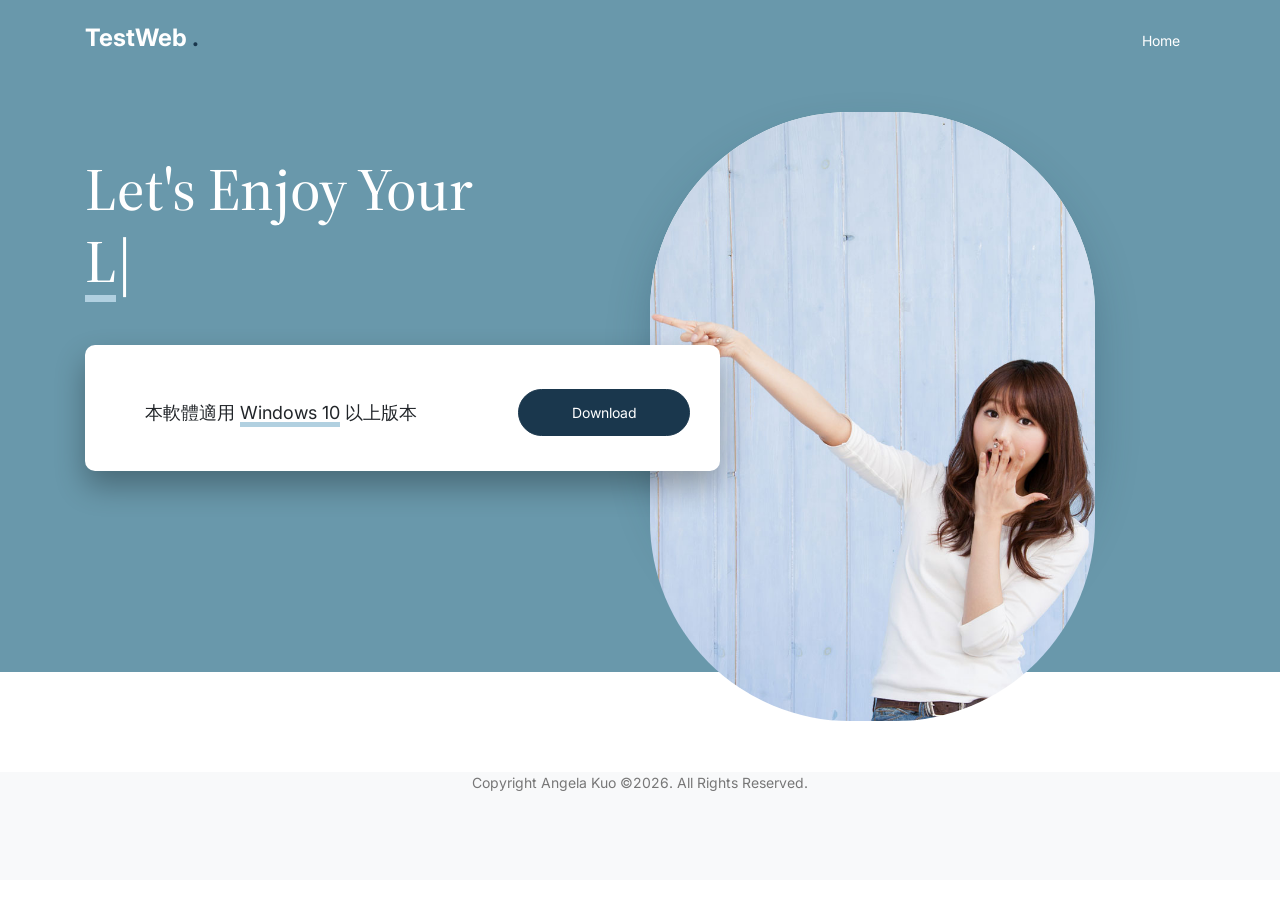
<file: index.html>
<!doctype html>
<html lang="zh-tw">
<head>
	<meta charset="utf-8">
	<meta name="viewport" content="width=device-width, initial-scale=1, shrink-to-fit=no">
	<meta name="author" content="Untree.co">
	<link rel="shortcut icon" href="favicon.png">

	<meta name="description" content="" />
	<meta name="keywords" content="bootstrap, bootstrap4" />

	<link rel="preconnect" href="https://fonts.googleapis.com">
	<link rel="preconnect" href="https://fonts.gstatic.com" crossorigin>
	<link href="https://fonts.googleapis.com/css2?family=Inter:wght@400;700&family=Source+Serif+Pro:wght@400;700&display=swap" rel="stylesheet">

	<link rel="stylesheet" href="css/bootstrap.min.css">
	<link rel="stylesheet" href="css/owl.carousel.min.css">
	<link rel="stylesheet" href="css/owl.theme.default.min.css">
	<link rel="stylesheet" href="css/jquery.fancybox.min.css">
	<link rel="stylesheet" href="fonts/icomoon/style.css">
	<link rel="stylesheet" href="fonts/flaticon/font/flaticon.css">
	<link rel="stylesheet" href="css/daterangepicker.css">
	<link rel="stylesheet" href="css/aos.css">
	<link rel="stylesheet" href="css/style.css">

	<title>Ang web </title>
</head>

<body>
	<div class="site-mobile-menu site-navbar-target">
		<div class="site-mobile-menu-header">
			<div class="site-mobile-menu-close">
				<span class="icofont-close js-menu-toggle"></span>
			</div>
		</div>
		<div class="site-mobile-menu-body"></div>
	</div>

	<nav class="site-nav">
		<div class="container">
			<div class="site-navigation">
				<a href="index.html" class="logo m-0">TestWeb <span class="text-primary">.</span></a>

				<ul class="js-clone-nav d-none d-lg-inline-block text-left site-menu float-right">
					<li class="active"><a href="index.html">Home</a></li>
					<!--
					<li class="has-children">
						<a href="#">Dropdown</a>
						<ul class="dropdown">
							<li><a href="elements.html">Elements</a></li>
							<li><a href="#">Menu One</a></li>
							<li class="has-children">
								<a href="#">Menu Two</a>
								<ul class="dropdown">
									<li><a href="#">Sub Menu One</a></li>
									<li><a href="#">Sub Menu Two</a></li>
									<li><a href="#">Sub Menu Three</a></li>
								</ul>
							</li>
							<li><a href="#">Menu Three</a></li>
						</ul>
					</li>
					
					<li><a href="services.html">Services</a></li>
					<li><a href="about.html">About</a></li>
					<li><a href="contact.html">Contact Us</a></li>
					-->
				</ul>

				<a href="#" class="burger ml-auto float-right site-menu-toggle js-menu-toggle d-inline-block d-lg-none light" data-toggle="collapse" data-target="#main-navbar">
					<span></span>
				</a>

			</div>
		</div>
	</nav>


	<div class="hero">
		<div class="container">
			<div class="row align-items-center">
				<div class="col-lg-7">
					<div class="intro-wrap">
						<h1 class="mb-5"><span class="d-block">Let's Enjoy Your</span> <span class="typed-words"></span></h1>

						<div class="row">
							<div class="col-12">
								<form class="form">
									<div class="row mb-2">
										<div class="col-sm-12 col-md-6 mb-3 mb-lg-0 col-lg-5">
										</div>
										<div class="col-sm-12 col-md-6 mb-3 mb-lg-0 col-lg-3">
										</div>

									</div>    
									<div class="row align-items-center">
										<div class="col-lg-8" style="cursor: default;">
											<label class="control control--checkbox mt-3" style="cursor: default;">
												本軟體適用 <span class="utext_1">Windows 10</span> 以上版本
											</label>
										</div>
										<div class="col-sm-12 col-md-6 mb-3 mb-lg-0 col-lg-4">
											<a  id="download_btn" class="btn btn-primary btn-block"  download>Download</a>														
										</div>
									</div>
								</form>
							</div>
						</div>
					</div>
				</div>
				<div class="col-lg-5">
					<div class="slides">
						<img src="images/hero-slider-1.jpg" alt="Image" class="img-fluid active">
						<img src="images/hero-slider-2.jpg" alt="Image" class="img-fluid">
						<img src="images/hero-slider-3.jpg" alt="Image" class="img-fluid">
						<img src="images/hero-slider-4.jpg" alt="Image" class="img-fluid">
						<img src="images/hero-slider-5.jpg" alt="Image" class="img-fluid">
						<img src="images/hero-slider-6.jpg" alt="Image" class="img-fluid">
					</div>
				</div>
			</div>
		</div>
	</div>

<!--
	<div class="untree_co-section">
		<div class="container">
			<div class="row justify-content-center text-center mb-5">
				<div class="col-lg-6">
					<h2 class="section-title text-center mb-3">Special Offers &amp; Discounts</h2>
					<p>Far far away, behind the word mountains, far from the countries Vokalia and Consonantia, there live the blind texts. Separated they live in Bookmarksgrove right at the coast of the Semantics, a large language ocean.</p>
				</div>
			</div>
			<div class="row">
				<div class="col-6 col-sm-6 col-md-6 col-lg-3 mb-4 mb-lg-0">
					<div class="media-1">
						<a href="#" class="d-block mb-3"><img src="images/hero-slider-1.jpg" alt="Image" class="img-fluid"></a>
						<span class="d-flex align-items-center loc mb-2">
							<span class="icon-room mr-3"></span>
							<span>Italy</span>
						</span>
						<div class="d-flex align-items-center">
							<div>
								<h3><a href="#">Rialto Mountains</a></h3>
								<div class="price ml-auto">
									<span>$520.00</span>
								</div>
							</div>
							
						</div>
						
					</div>
				</div>
				<div class="col-6 col-sm-6 col-md-6 col-lg-3 mb-4 mb-lg-0">
					<div class="media-1">
						<a href="#" class="d-block mb-3"><img src="images/hero-slider-2.jpg" alt="Image" class="img-fluid"></a>
						<span class="d-flex align-items-center loc mb-2">
							<span class="icon-room mr-3"></span>
							<span>United States</span>
						</span>
						<div class="d-flex align-items-center">
							<div>
								<h3><a href="#">San Francisco</a></h3>
								<div class="price ml-auto">
									<span>$520.00</span>
								</div>
							</div>
							
						</div>
						
					</div>
				</div>
				<div class="col-6 col-sm-6 col-md-6 col-lg-3 mb-4 mb-lg-0">
					<div class="media-1">
						<a href="#" class="d-block mb-3"><img src="images/hero-slider-3.jpg" alt="Image" class="img-fluid"></a>
						<span class="d-flex align-items-center loc mb-2">
							<span class="icon-room mr-3"></span>
							<span>Malaysia</span>
						</span>
						<div class="d-flex align-items-center">
							<div>
								<h3><a href="#">Perhentian Islands</a></h3>
								<div class="price ml-auto">
									<span>$750.00</span>
								</div>
							</div>
							
						</div>
						
					</div>
				</div>
				<div class="col-6 col-sm-6 col-md-6 col-lg-3 mb-4 mb-lg-0">
					<div class="media-1">
						<a href="#" class="d-block mb-3"><img src="images/hero-slider-4.jpg" alt="Image" class="img-fluid"></a>

						<span class="d-flex align-items-center loc mb-2">
							<span class="icon-room mr-3"></span>
							<span>Switzerland</span>
						</span>

						<div class="d-flex align-items-center">
							<div>
								<h3><a href="#">Lake Thun</a></h3>
								<div class="price ml-auto">
									<span>$520.00</span>
								</div>
							</div>
							
						</div>
						
					</div>
				</div>
			</div>
		</div>
	</div>

	<div class="untree_co-section">
		<div class="container">
			<div class="row justify-content-between align-items-center">
				
				<div class="col-lg-6">
					<figure class="img-play-video">
						<a id="play-video" class="video-play-button" href="https://www.youtube.com/watch?v=mwtbEGNABWU" data-fancybox>
							<span></span>
						</a>
						<img src="images/hero-slider-2.jpg" alt="Image" class="img-fluid rounded-20">
					</figure>
				</div>

				<div class="col-lg-5">
					<h2 class="section-title text-left mb-4">Take a look at Tour Video</h2>
					<p>Far far away, behind the word mountains, far from the countries Vokalia and Consonantia, there live the blind texts. Separated they live in Bookmarksgrove right at the coast of the Semantics, a large language ocean.</p>

					<p class="mb-4">A small river named Duden flows by their place and supplies it with the necessary regelialia. It is a paradisematic country, in which roasted parts of sentences fly into your mouth.</p>

					<ul class="list-unstyled two-col clearfix">
						<li>Outdoor recreation activities</li>
						<li>Airlines</li>
						<li>Car Rentals</li>
						<li>Cruise Lines</li>
						<li>Hotels</li>
						<li>Railways</li>
						<li>Travel Insurance</li>
						<li>Package Tours</li>
						<li>Insurance</li>
						<li>Guide Books</li>
					</ul>

					<p><a href="#" class="btn btn-primary">Get Started</a></p>

					
				</div>
			</div>
		</div>
	</div>
-->
	<div class="site-footer">
		<div class="inner dark">
			<div class="container">
				<div class="row text-center">
					<div class="col-md-8 mb-3 mb-md-0 mx-auto">
						<p>Copyright Angela Kuo &copy;<script>document.write(new Date().getFullYear());</script>. All Rights Reserved. 
						</p>
					</div>
					
				</div>
			</div>
		</div>
	</div>


	<div id="overlayer"></div>
	<div class="loader">
		<div class="spinner-border" role="status">
			<span class="sr-only">Loading...</span>
		</div>
	</div>

	<script src="js/jquery-3.4.1.min.js"></script>
	<script src="js/popper.min.js"></script>
	<script src="js/bootstrap.min.js"></script>
	<script src="js/owl.carousel.min.js"></script>
	<script src="js/jquery.animateNumber.min.js"></script>
	<script src="js/jquery.waypoints.min.js"></script>
	<script src="js/jquery.fancybox.min.js"></script>
	<script src="js/aos.js"></script>
	<script src="js/moment.min.js"></script>
	<script src="js/daterangepicker.js"></script>

	<script src="js/typed.js"></script>
	<script>
		$(function() {
			var slides = $('.slides'),
			images = slides.find('img');

			images.each(function(i) {
				$(this).attr('data-id', i + 1);
			})

			var typed = new Typed('.typed-words', {
				strings: ["Life.","Study Time."," Happy Time.", " Study Life.", " Life."," Learning Life."],
				typeSpeed: 80,
				backSpeed: 80,
				backDelay: 4000,
				startDelay: 1000,
				loop: true,
				showCursor: true,
				preStringTyped: (arrayPos, self) => {
					arrayPos++;
					//console.log(arrayPos);
					$('.slides img').removeClass('active');
					$('.slides img[data-id="'+arrayPos+'"]').addClass('active');
				}

			});
		})
	</script>

	<script src="js/custom.js"></script>
	<script src="js/sysver.js"></script>
</body>

</html>
</file>
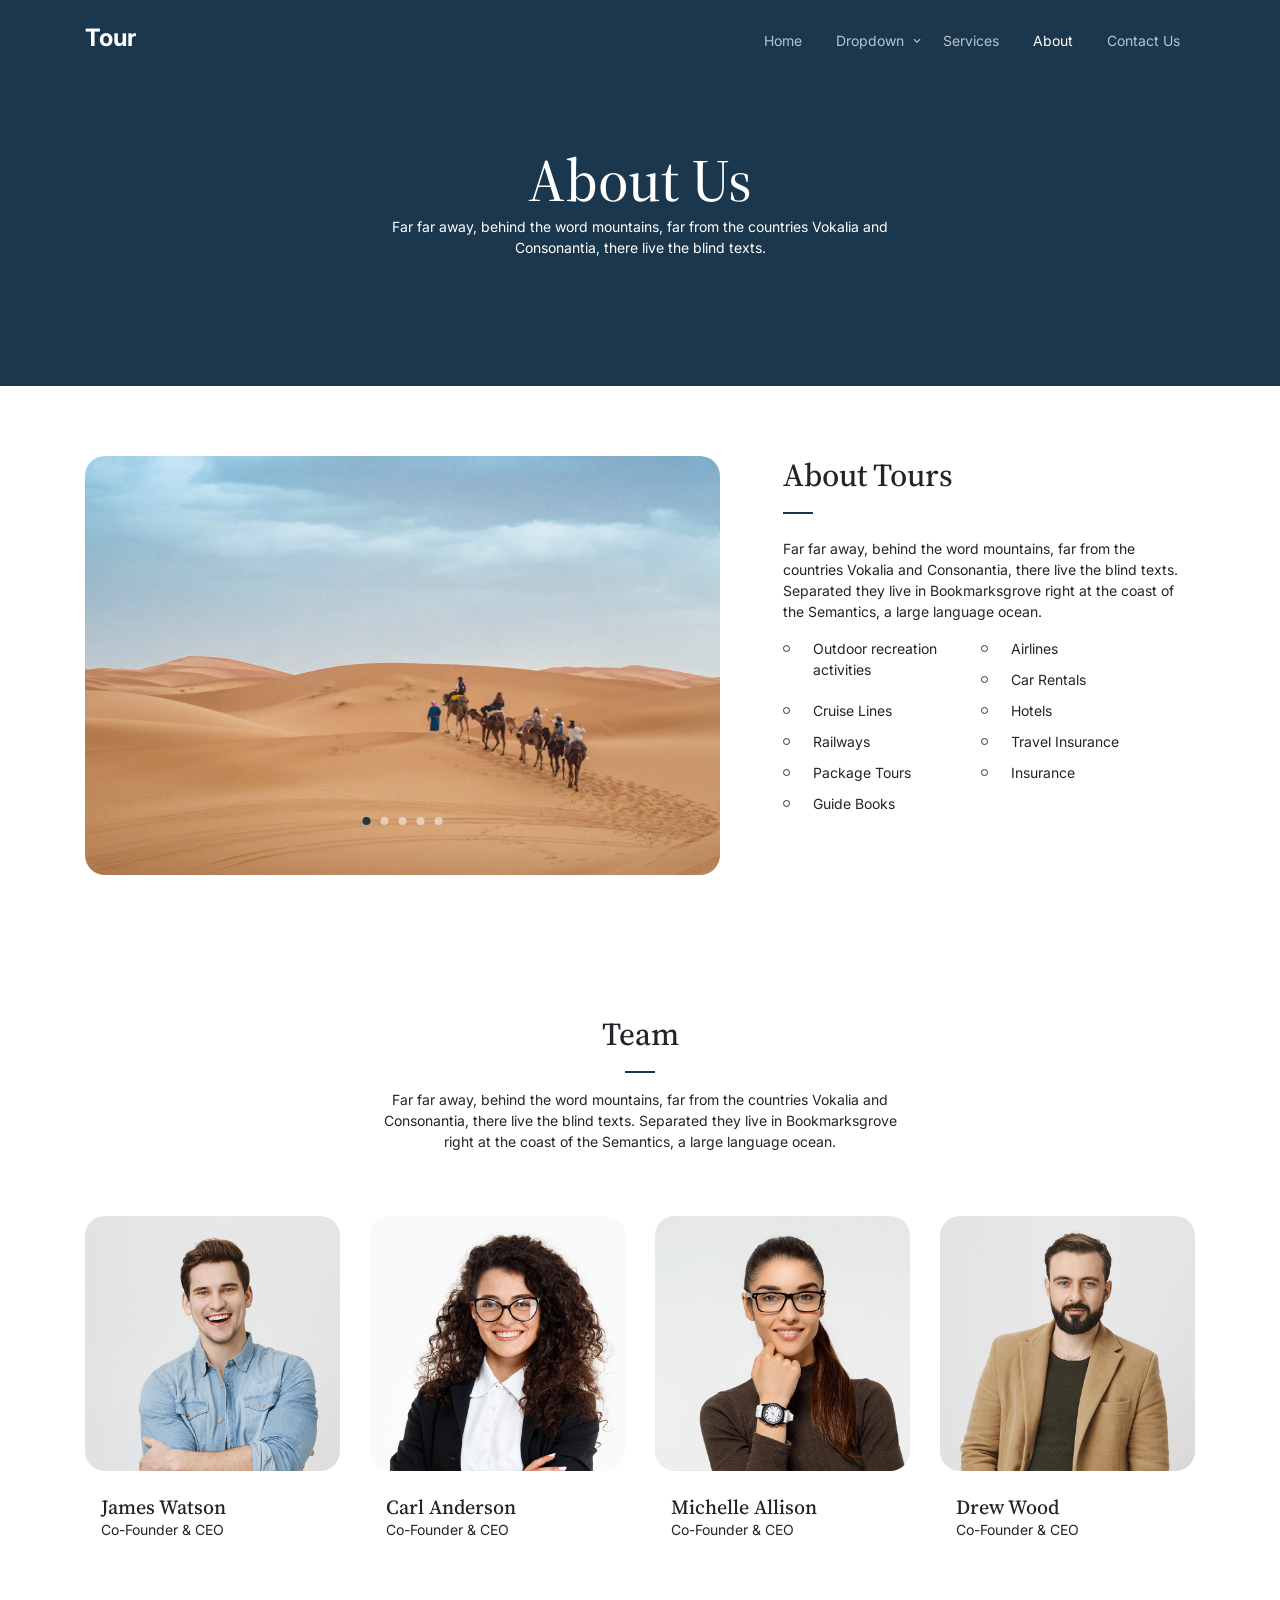
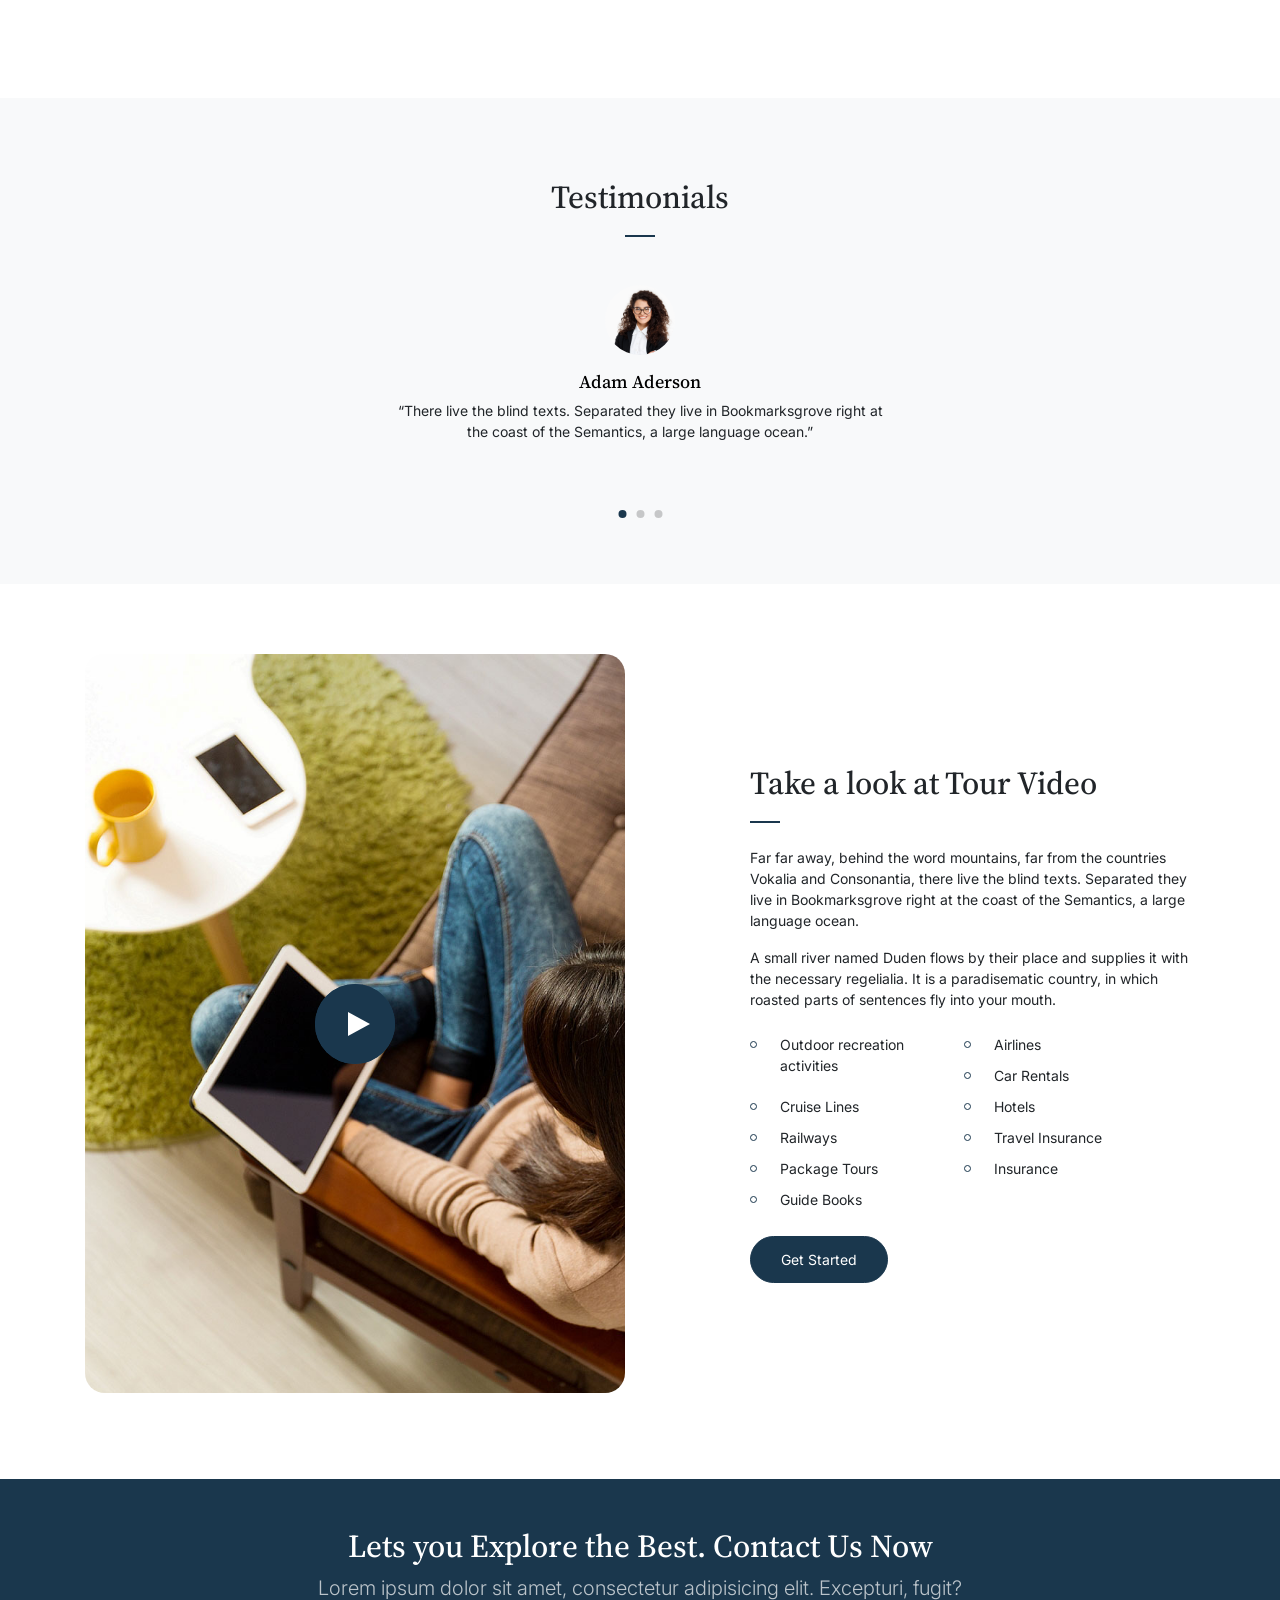
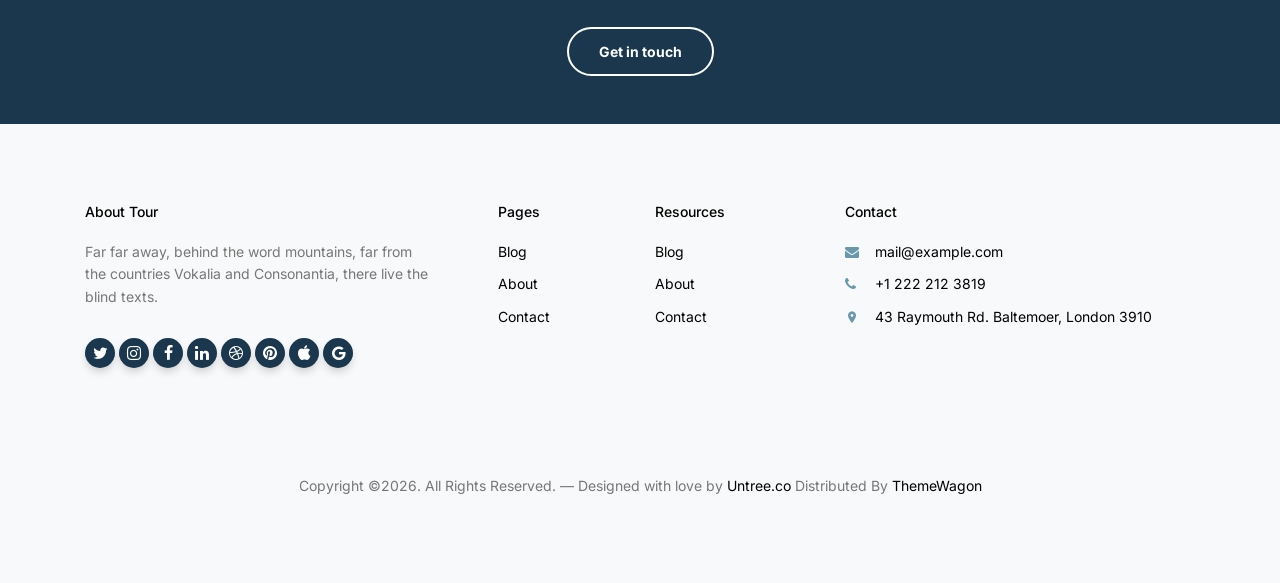
<file: about.html>
<!-- /*
* Template Name: Tour
* Template Author: Untree.co
* Tempalte URI: https://untree.co/
* License: https://creativecommons.org/licenses/by/3.0/
*/ -->
<!doctype html>
<html lang="en">
<head>
  <meta charset="utf-8">
  <meta name="viewport" content="width=device-width, initial-scale=1, shrink-to-fit=no">
  <meta name="author" content="Untree.co">
  <link rel="shortcut icon" href="favicon.png">

  <meta name="description" content="" />
  <meta name="keywords" content="bootstrap, bootstrap4" />

  <link rel="preconnect" href="https://fonts.googleapis.com">
  <link rel="preconnect" href="https://fonts.gstatic.com" crossorigin>
  <link href="https://fonts.googleapis.com/css2?family=Inter:wght@400;700&family=Source+Serif+Pro:wght@400;700&display=swap" rel="stylesheet">

  <link rel="stylesheet" href="css/bootstrap.min.css">
  <link rel="stylesheet" href="css/owl.carousel.min.css">
  <link rel="stylesheet" href="css/owl.theme.default.min.css">
  <link rel="stylesheet" href="css/jquery.fancybox.min.css">
  <link rel="stylesheet" href="fonts/icomoon/style.css">
  <link rel="stylesheet" href="fonts/flaticon/font/flaticon.css">
  <link rel="stylesheet" href="css/daterangepicker.css">
  <link rel="stylesheet" href="css/aos.css">
  <link rel="stylesheet" href="css/style.css">

  <title>Tour Free Bootstrap Template for Travel Agency by Untree.co</title>
</head>

<body>


  <div class="site-mobile-menu site-navbar-target">
    <div class="site-mobile-menu-header">
      <div class="site-mobile-menu-close">
        <span class="icofont-close js-menu-toggle"></span>
      </div>
    </div>
    <div class="site-mobile-menu-body"></div>
  </div>

  <nav class="site-nav">
    <div class="container">
      <div class="site-navigation">
        <a href="index.html" class="logo m-0">Tour <span class="text-primary">.</span></a>

        <ul class="js-clone-nav d-none d-lg-inline-block text-left site-menu float-right">
          <li><a href="index.html">Home</a></li>
          <li class="has-children">
            <a href="#">Dropdown</a>
            <ul class="dropdown">
              <li><a href="elements.html">Elements</a></li>
              <li><a href="#">Menu One</a></li>
              <li class="has-children">
                <a href="#">Menu Two</a>
                <ul class="dropdown">
                  <li><a href="#">Sub Menu One</a></li>
                  <li><a href="#">Sub Menu Two</a></li>
                  <li><a href="#">Sub Menu Three</a></li>
                </ul>
              </li>
              <li><a href="#">Menu Three</a></li>
            </ul>
          </li>
          <li><a href="services.html">Services</a></li>
          <li class="active"><a href="about.html">About</a></li>
          <li><a href="contact.html">Contact Us</a></li>
        </ul>

        <a href="#" class="burger ml-auto float-right site-menu-toggle js-menu-toggle d-inline-block d-lg-none light" data-toggle="collapse" data-target="#main-navbar">
          <span></span>
        </a>

      </div>
    </div>
  </nav>


  <div class="hero hero-inner">
    <div class="container">
      <div class="row align-items-center">
        <div class="col-lg-6 mx-auto text-center">
          <div class="intro-wrap">
            <h1 class="mb-0">About Us</h1>
            <p class="text-white">Far far away, behind the word mountains, far from the countries Vokalia and Consonantia, there live the blind texts. </p>
          </div>
        </div>
      </div>
    </div>
  </div>

  
  
  <div class="untree_co-section">
    <div class="container">
      <div class="row">
        <div class="col-lg-7">
          <div class="owl-single dots-absolute owl-carousel">
            <img src="images/slider-1.jpg" alt="Free HTML Template by Untree.co" class="img-fluid rounded-20">
            <img src="images/slider-2.jpg" alt="Free HTML Template by Untree.co" class="img-fluid rounded-20">
            <img src="images/slider-3.jpg" alt="Free HTML Template by Untree.co" class="img-fluid rounded-20">
            <img src="images/slider-4.jpg" alt="Free HTML Template by Untree.co" class="img-fluid rounded-20">
            <img src="images/slider-5.jpg" alt="Free HTML Template by Untree.co" class="img-fluid rounded-20">
          </div>
        </div>
        <div class="col-lg-5 pl-lg-5 ml-auto">
          <h2 class="section-title mb-4">About Tours</h2>
          <p>Far far away, behind the word mountains, far from the countries Vokalia and Consonantia, there live the blind texts. Separated they live in Bookmarksgrove right at the coast of the Semantics, a large language ocean.</p>
          <ul class="list-unstyled two-col clearfix">
            <li>Outdoor recreation activities</li>
            <li>Airlines</li>
            <li>Car Rentals</li>
            <li>Cruise Lines</li>
            <li>Hotels</li>
            <li>Railways</li>
            <li>Travel Insurance</li>
            <li>Package Tours</li>
            <li>Insurance</li>
            <li>Guide Books</li>
          </ul>
        </div>
      </div>
    </div>
  </div>

  <div class="untree_co-section">
    <div class="container">
      <div class="row justify-content-center mb-5">
        <div class="col-md-6 text-center">
          <h2 class="section-title mb-3 text-center">Team</h2>
          <p>Far far away, behind the word mountains, far from the countries Vokalia and Consonantia, there live the blind texts. Separated they live in Bookmarksgrove right at the coast of the Semantics, a large language ocean.</p>
        </div>
      </div>

      <div class="row">
        <div class="col-lg-3 mb-4">
          <div class="team">
            <img src="images/person_1.jpg" alt="Image" class="img-fluid mb-4 rounded-20">
            <div class="px-3">
              <h3 class="mb-0">James Watson</h3>
              <p>Co-Founder &amp; CEO</p>
            </div>
          </div>
        </div>
        <div class="col-lg-3 mb-4">
          <div class="team">
            <img src="images/person_2.jpg" alt="Image" class="img-fluid mb-4 rounded-20">
            <div class="px-3">
              <h3 class="mb-0">Carl Anderson</h3>
              <p>Co-Founder &amp; CEO</p>
            </div>
          </div>
        </div>

        <div class="col-lg-3 mb-4">
          <div class="team">
            <img src="images/person_4.jpg" alt="Image" class="img-fluid mb-4 rounded-20">
            <div class="px-3">
              <h3 class="mb-0">Michelle Allison</h3>
              <p>Co-Founder &amp; CEO</p>
            </div>
          </div>
        </div>
        <div class="col-lg-3 mb-4">
          <div class="team">
            <img src="images/person_3.jpg" alt="Image" class="img-fluid mb-4 rounded-20">
            <div class="px-3">
              <h3 class="mb-0">Drew Wood</h3>
              <p>Co-Founder &amp; CEO</p>
            </div>
          </div>
        </div>

      </div>

    </div>
  </div>


  

  <div class="untree_co-section testimonial-section mt-5">
    <div class="container">
      <div class="row justify-content-center">
        <div class="col-lg-7 text-center">
          <h2 class="section-title text-center mb-5">Testimonials</h2>

          <div class="owl-single owl-carousel no-nav">
            <div class="testimonial mx-auto">
              <figure class="img-wrap">
                <img src="images/person_2.jpg" alt="Image" class="img-fluid">
              </figure>
              <h3 class="name">Adam Aderson</h3>
              <blockquote>
                <p>&ldquo;There live the blind texts. Separated they live in Bookmarksgrove right at the coast of the Semantics, a large language ocean.&rdquo;</p>
              </blockquote>
            </div>

            <div class="testimonial mx-auto">
              <figure class="img-wrap">
                <img src="images/person_3.jpg" alt="Image" class="img-fluid">
              </figure>
              <h3 class="name">Lukas Devlin</h3>
              <blockquote>
                <p>&ldquo;There live the blind texts. Separated they live in Bookmarksgrove right at the coast of the Semantics, a large language ocean.&rdquo;</p>
              </blockquote>
            </div>

            <div class="testimonial mx-auto">
              <figure class="img-wrap">
                <img src="images/person_4.jpg" alt="Image" class="img-fluid">
              </figure>
              <h3 class="name">Kayla Bryant</h3>
              <blockquote>
                <p>&ldquo;There live the blind texts. Separated they live in Bookmarksgrove right at the coast of the Semantics, a large language ocean.&rdquo;</p>
              </blockquote>
            </div>

          </div>

        </div>
      </div>
    </div>
  </div>

  <div class="untree_co-section">
    <div class="container">
      <div class="row justify-content-between align-items-center">

        <div class="col-lg-6">
          <figure class="img-play-video">
            <a id="play-video" class="video-play-button" href="https://www.youtube.com/watch?v=mwtbEGNABWU" data-fancybox>
              <span></span>
            </a>
            <img src="images/hero-slider-2.jpg" alt="Image" class="img-fluid rounded-20">
          </figure>
        </div>

        <div class="col-lg-5">
          <h2 class="section-title text-left mb-4">Take a look at Tour Video</h2>
          <p>Far far away, behind the word mountains, far from the countries Vokalia and Consonantia, there live the blind texts. Separated they live in Bookmarksgrove right at the coast of the Semantics, a large language ocean.</p>

          <p class="mb-4">A small river named Duden flows by their place and supplies it with the necessary regelialia. It is a paradisematic country, in which roasted parts of sentences fly into your mouth.</p>

          <ul class="list-unstyled two-col clearfix">
            <li>Outdoor recreation activities</li>
            <li>Airlines</li>
            <li>Car Rentals</li>
            <li>Cruise Lines</li>
            <li>Hotels</li>
            <li>Railways</li>
            <li>Travel Insurance</li>
            <li>Package Tours</li>
            <li>Insurance</li>
            <li>Guide Books</li>
          </ul>

          <p><a href="#" class="btn btn-primary">Get Started</a></p>

          
        </div>
      </div>
    </div>
  </div>
  
  <div class="py-5 cta-section">
    <div class="container">
      <div class="row text-center">
        <div class="col-md-12">
          <h2 class="mb-2 text-white">Lets you Explore the Best. Contact Us Now</h2>
          <p class="mb-4 lead text-white text-white-opacity">Lorem ipsum dolor sit amet, consectetur adipisicing elit. Excepturi, fugit?</p>
          <p class="mb-0"><a href="booking.html" class="btn btn-outline-white text-white btn-md font-weight-bold">Get in touch</a></p>
        </div>
      </div>
    </div>
  </div>

  <div class="site-footer">
    <div class="inner first">
      <div class="container">
        <div class="row">
          <div class="col-md-6 col-lg-4">
            <div class="widget">
              <h3 class="heading">About Tour</h3>
              <p>Far far away, behind the word mountains, far from the countries Vokalia and Consonantia, there live the blind texts.</p>
            </div>
            <div class="widget">
              <ul class="list-unstyled social">
                <li><a href="#"><span class="icon-twitter"></span></a></li>
                <li><a href="#"><span class="icon-instagram"></span></a></li>
                <li><a href="#"><span class="icon-facebook"></span></a></li>
                <li><a href="#"><span class="icon-linkedin"></span></a></li>
                <li><a href="#"><span class="icon-dribbble"></span></a></li>
                <li><a href="#"><span class="icon-pinterest"></span></a></li>
                <li><a href="#"><span class="icon-apple"></span></a></li>
                <li><a href="#"><span class="icon-google"></span></a></li>
              </ul>
            </div>
          </div>
          <div class="col-md-6 col-lg-2 pl-lg-5">
            <div class="widget">
              <h3 class="heading">Pages</h3>
              <ul class="links list-unstyled">
                <li><a href="#">Blog</a></li>
                <li><a href="#">About</a></li>
                <li><a href="#">Contact</a></li>
              </ul>
            </div>
          </div>
          <div class="col-md-6 col-lg-2">
            <div class="widget">
              <h3 class="heading">Resources</h3>
              <ul class="links list-unstyled">
                <li><a href="#">Blog</a></li>
                <li><a href="#">About</a></li>
                <li><a href="#">Contact</a></li>
              </ul>
            </div>
          </div>
          <div class="col-md-6 col-lg-4">
            <div class="widget">
              <h3 class="heading">Contact</h3>
              <ul class="list-unstyled quick-info links">
                <li class="email"><a href="#">mail@example.com</a></li>
                <li class="phone"><a href="#">+1 222 212 3819</a></li>
                <li class="address"><a href="#">43 Raymouth Rd. Baltemoer, London 3910</a></li>
              </ul>
            </div>
          </div>
        </div>
      </div>
    </div>



    <div class="inner dark">
      <div class="container">
        <div class="row text-center">
          <div class="col-md-8 mb-3 mb-md-0 mx-auto">
            <p>Copyright &copy;<script>document.write(new Date().getFullYear());</script>. All Rights Reserved. &mdash; Designed with love by <a href="https://untree.co" class="link-highlight">Untree.co</a> <!-- License information: https://untree.co/license/ --> Distributed By <a href="https://themewagon.com" target="_blank" >ThemeWagon</a>
            </p>
          </div>
          
        </div>
      </div>
    </div>
  </div>

  <div id="overlayer"></div>
  <div class="loader">
    <div class="spinner-border" role="status">
      <span class="sr-only">Loading...</span>
    </div>
  </div>

  <script src="js/jquery-3.4.1.min.js"></script>
  <script src="js/popper.min.js"></script>
  <script src="js/bootstrap.min.js"></script>
  <script src="js/owl.carousel.min.js"></script>
  <script src="js/jquery.animateNumber.min.js"></script>
  <script src="js/jquery.waypoints.min.js"></script>
  <script src="js/jquery.fancybox.min.js"></script>
  <script src="js/aos.js"></script>
  <script src="js/moment.min.js"></script>
  <script src="js/daterangepicker.js"></script>

  <script src="js/typed.js"></script>
  
  <script src="js/custom.js"></script>

</body>

</html>
</file>
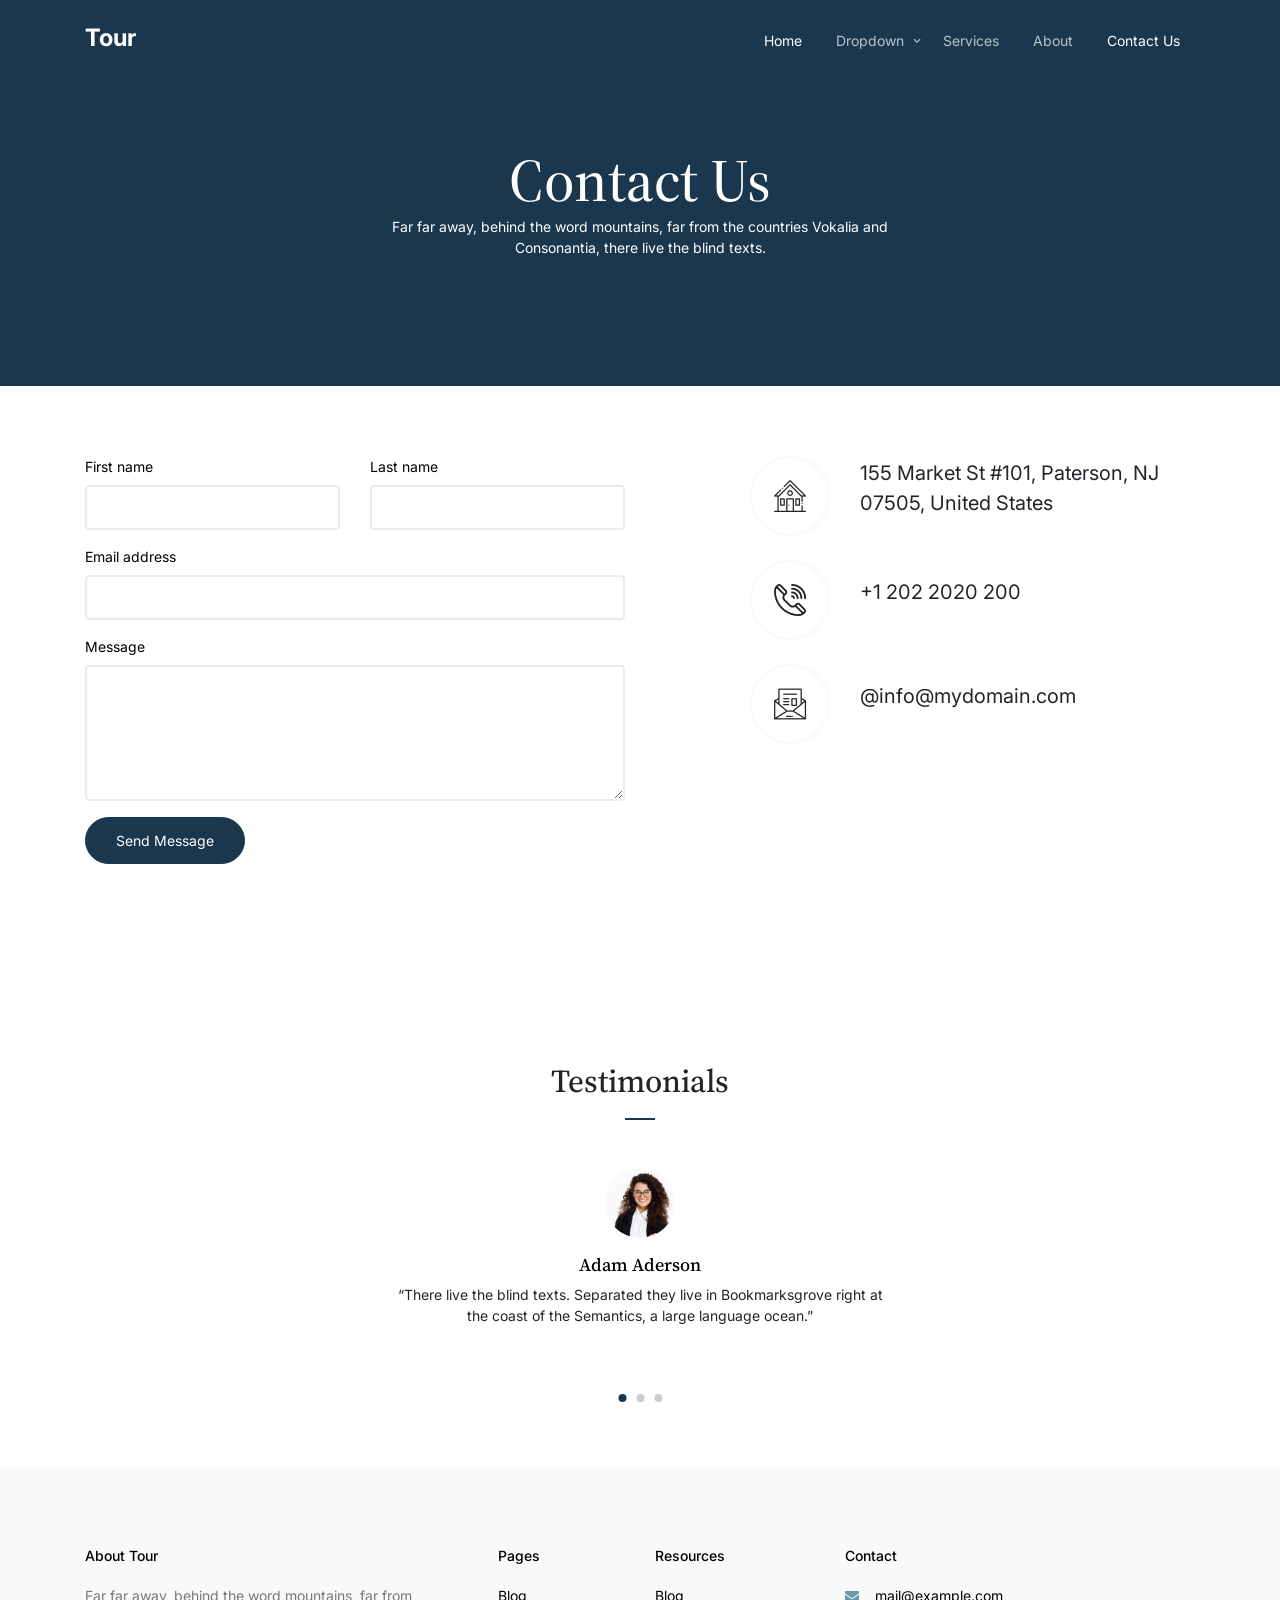
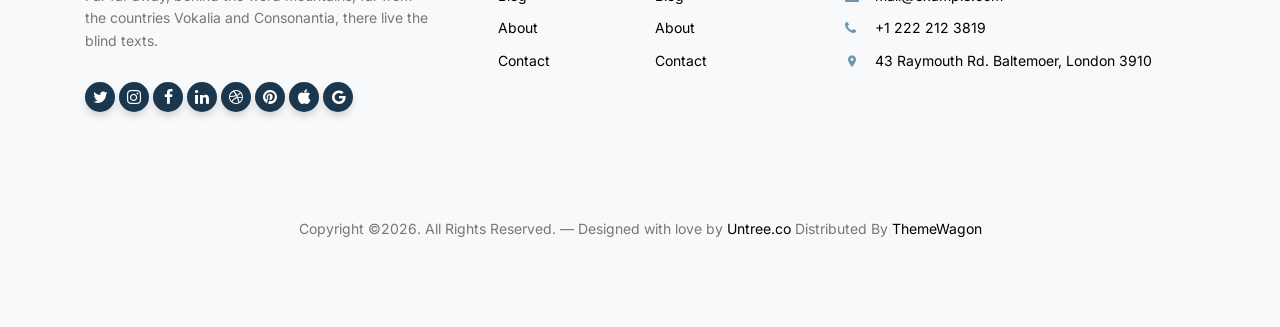
<file: contact.html>
<!-- /*
* Template Name: Tour
* Template Author: Untree.co
* Tempalte URI: https://untree.co/
* License: https://creativecommons.org/licenses/by/3.0/
*/ -->
<!doctype html>
<html lang="en">
<head>
  <meta charset="utf-8">
  <meta name="viewport" content="width=device-width, initial-scale=1, shrink-to-fit=no">
  <meta name="author" content="Untree.co">
  <link rel="shortcut icon" href="favicon.png">

  <meta name="description" content="" />
  <meta name="keywords" content="bootstrap, bootstrap4" />

  <link rel="preconnect" href="https://fonts.googleapis.com">
  <link rel="preconnect" href="https://fonts.gstatic.com" crossorigin>
  <link href="https://fonts.googleapis.com/css2?family=Inter:wght@400;700&family=Source+Serif+Pro:wght@400;700&display=swap" rel="stylesheet">

  <link rel="stylesheet" href="css/bootstrap.min.css">
  <link rel="stylesheet" href="css/owl.carousel.min.css">
  <link rel="stylesheet" href="css/owl.theme.default.min.css">
  <link rel="stylesheet" href="css/jquery.fancybox.min.css">
  <link rel="stylesheet" href="fonts/icomoon/style.css">
  <link rel="stylesheet" href="fonts/flaticon/font/flaticon.css">
  <link rel="stylesheet" href="css/daterangepicker.css">
  <link rel="stylesheet" href="css/aos.css">
  <link rel="stylesheet" href="css/style.css">

  <title>Tour Free Bootstrap Template for Travel Agency by Untree.co</title>
</head>

<body>


  <div class="site-mobile-menu site-navbar-target">
    <div class="site-mobile-menu-header">
      <div class="site-mobile-menu-close">
        <span class="icofont-close js-menu-toggle"></span>
      </div>
    </div>
    <div class="site-mobile-menu-body"></div>
  </div>

  <nav class="site-nav">
    <div class="container">
      <div class="site-navigation">
        <a href="index.html" class="logo m-0">Tour <span class="text-primary">.</span></a>

        <ul class="js-clone-nav d-none d-lg-inline-block text-left site-menu float-right">
          <li class="active"><a href="index.html">Home</a></li>
          <li class="has-children">
            <a href="#">Dropdown</a>
            <ul class="dropdown">
              <li><a href="elements.html">Elements</a></li>
              <li><a href="#">Menu One</a></li>
              <li class="has-children">
                <a href="#">Menu Two</a>
                <ul class="dropdown">
                  <li><a href="#">Sub Menu One</a></li>
                  <li><a href="#">Sub Menu Two</a></li>
                  <li><a href="#">Sub Menu Three</a></li>
                </ul>
              </li>
              <li><a href="#">Menu Three</a></li>
            </ul>
          </li>
          <li><a href="services.html">Services</a></li>
          <li><a href="about.html">About</a></li>
          <li class="active"><a href="contact.html">Contact Us</a></li>
        </ul>

        <a href="#" class="burger ml-auto float-right site-menu-toggle js-menu-toggle d-inline-block d-lg-none light" data-toggle="collapse" data-target="#main-navbar">
          <span></span>
        </a>

      </div>
    </div>
  </nav>


  <div class="hero hero-inner">
    <div class="container">
      <div class="row align-items-center">
        <div class="col-lg-6 mx-auto text-center">
          <div class="intro-wrap">
            <h1 class="mb-0">Contact Us</h1>
            <p class="text-white">Far far away, behind the word mountains, far from the countries Vokalia and Consonantia, there live the blind texts. </p>
          </div>
        </div>
      </div>
    </div>
  </div>

  
  
  <div class="untree_co-section">
    <div class="container">
      <div class="row">
        <div class="col-lg-6 mb-5 mb-lg-0">
          <form class="contact-form" data-aos="fade-up" data-aos-delay="200">
            <div class="row">
              <div class="col-6">
                <div class="form-group">
                  <label class="text-black" for="fname">First name</label>
                  <input type="text" class="form-control" id="fname">
                </div>
              </div>
              <div class="col-6">
                <div class="form-group">
                  <label class="text-black" for="lname">Last name</label>
                  <input type="text" class="form-control" id="lname">
                </div>
              </div>
            </div>
            <div class="form-group">
              <label class="text-black" for="email">Email address</label>
              <input type="email" class="form-control" id="email">
            </div>

            <div class="form-group">
              <label class="text-black" for="message">Message</label>
              <textarea name="" class="form-control" id="message" cols="30" rows="5"></textarea>
            </div>

            <button type="submit" class="btn btn-primary">Send Message</button>
          </form>
        </div>
        <div class="col-lg-5 ml-auto">
          <div class="quick-contact-item d-flex align-items-center mb-4">
            <span class="flaticon-house"></span>
            <address class="text">
              155 Market St #101, Paterson, NJ 07505, United States
            </address>
          </div>
          <div class="quick-contact-item d-flex align-items-center mb-4">
            <span class="flaticon-phone-call"></span>
            <address class="text">
              +1 202 2020 200
            </address>
          </div>
          <div class="quick-contact-item d-flex align-items-center mb-4">
            <span class="flaticon-mail"></span>
            <address class="text">
              @info@mydomain.com
            </address>
          </div>
        </div>
      </div>
    </div>
  </div>

  

  <div class="untree_co-section testimonial-section mt-5 bg-white">
    <div class="container">
      <div class="row justify-content-center">
        <div class="col-lg-7 text-center">
          <h2 class="section-title text-center mb-5">Testimonials</h2>

          <div class="owl-single owl-carousel no-nav">
            <div class="testimonial mx-auto">
              <figure class="img-wrap">
                <img src="images/person_2.jpg" alt="Image" class="img-fluid">
              </figure>
              <h3 class="name">Adam Aderson</h3>
              <blockquote>
                <p>&ldquo;There live the blind texts. Separated they live in Bookmarksgrove right at the coast of the Semantics, a large language ocean.&rdquo;</p>
              </blockquote>
            </div>

            <div class="testimonial mx-auto">
              <figure class="img-wrap">
                <img src="images/person_3.jpg" alt="Image" class="img-fluid">
              </figure>
              <h3 class="name">Lukas Devlin</h3>
              <blockquote>
                <p>&ldquo;There live the blind texts. Separated they live in Bookmarksgrove right at the coast of the Semantics, a large language ocean.&rdquo;</p>
              </blockquote>
            </div>

            <div class="testimonial mx-auto">
              <figure class="img-wrap">
                <img src="images/person_4.jpg" alt="Image" class="img-fluid">
              </figure>
              <h3 class="name">Kayla Bryant</h3>
              <blockquote>
                <p>&ldquo;There live the blind texts. Separated they live in Bookmarksgrove right at the coast of the Semantics, a large language ocean.&rdquo;</p>
              </blockquote>
            </div>

          </div>

        </div>
      </div>
    </div>
  </div>



  <div class="site-footer">
    <div class="inner first">
      <div class="container">
        <div class="row">
          <div class="col-md-6 col-lg-4">
            <div class="widget">
              <h3 class="heading">About Tour</h3>
              <p>Far far away, behind the word mountains, far from the countries Vokalia and Consonantia, there live the blind texts.</p>
            </div>
            <div class="widget">
              <ul class="list-unstyled social">
                <li><a href="#"><span class="icon-twitter"></span></a></li>
                <li><a href="#"><span class="icon-instagram"></span></a></li>
                <li><a href="#"><span class="icon-facebook"></span></a></li>
                <li><a href="#"><span class="icon-linkedin"></span></a></li>
                <li><a href="#"><span class="icon-dribbble"></span></a></li>
                <li><a href="#"><span class="icon-pinterest"></span></a></li>
                <li><a href="#"><span class="icon-apple"></span></a></li>
                <li><a href="#"><span class="icon-google"></span></a></li>
              </ul>
            </div>
          </div>
          <div class="col-md-6 col-lg-2 pl-lg-5">
            <div class="widget">
              <h3 class="heading">Pages</h3>
              <ul class="links list-unstyled">
                <li><a href="#">Blog</a></li>
                <li><a href="#">About</a></li>
                <li><a href="#">Contact</a></li>
              </ul>
            </div>
          </div>
          <div class="col-md-6 col-lg-2">
            <div class="widget">
              <h3 class="heading">Resources</h3>
              <ul class="links list-unstyled">
                <li><a href="#">Blog</a></li>
                <li><a href="#">About</a></li>
                <li><a href="#">Contact</a></li>
              </ul>
            </div>
          </div>
          <div class="col-md-6 col-lg-4">
            <div class="widget">
              <h3 class="heading">Contact</h3>
              <ul class="list-unstyled quick-info links">
                <li class="email"><a href="#">mail@example.com</a></li>
                <li class="phone"><a href="#">+1 222 212 3819</a></li>
                <li class="address"><a href="#">43 Raymouth Rd. Baltemoer, London 3910</a></li>
              </ul>
            </div>
          </div>
        </div>
      </div>
    </div>



    <div class="inner dark">
      <div class="container">
        <div class="row text-center">
          <div class="col-md-8 mb-3 mb-md-0 mx-auto">
            <p>Copyright &copy;<script>document.write(new Date().getFullYear());</script>. All Rights Reserved. &mdash; Designed with love by <a href="https://untree.co" class="link-highlight">Untree.co</a> <!-- License information: https://untree.co/license/ --> Distributed By <a href="https://themewagon.com" target="_blank" >ThemeWagon</a>
            </p>
          </div>
          
        </div>
      </div>
    </div>
  </div>

  <div id="overlayer"></div>
  <div class="loader">
    <div class="spinner-border" role="status">
      <span class="sr-only">Loading...</span>
    </div>
  </div>

  <script src="js/jquery-3.4.1.min.js"></script>
  <script src="js/popper.min.js"></script>
  <script src="js/bootstrap.min.js"></script>
  <script src="js/owl.carousel.min.js"></script>
  <script src="js/jquery.animateNumber.min.js"></script>
  <script src="js/jquery.waypoints.min.js"></script>
  <script src="js/jquery.fancybox.min.js"></script>
  <script src="js/aos.js"></script>
  <script src="js/moment.min.js"></script>
  <script src="js/daterangepicker.js"></script>

  <script src="js/typed.js"></script>
  
  <script src="js/custom.js"></script>

</body>

</html>
</file>
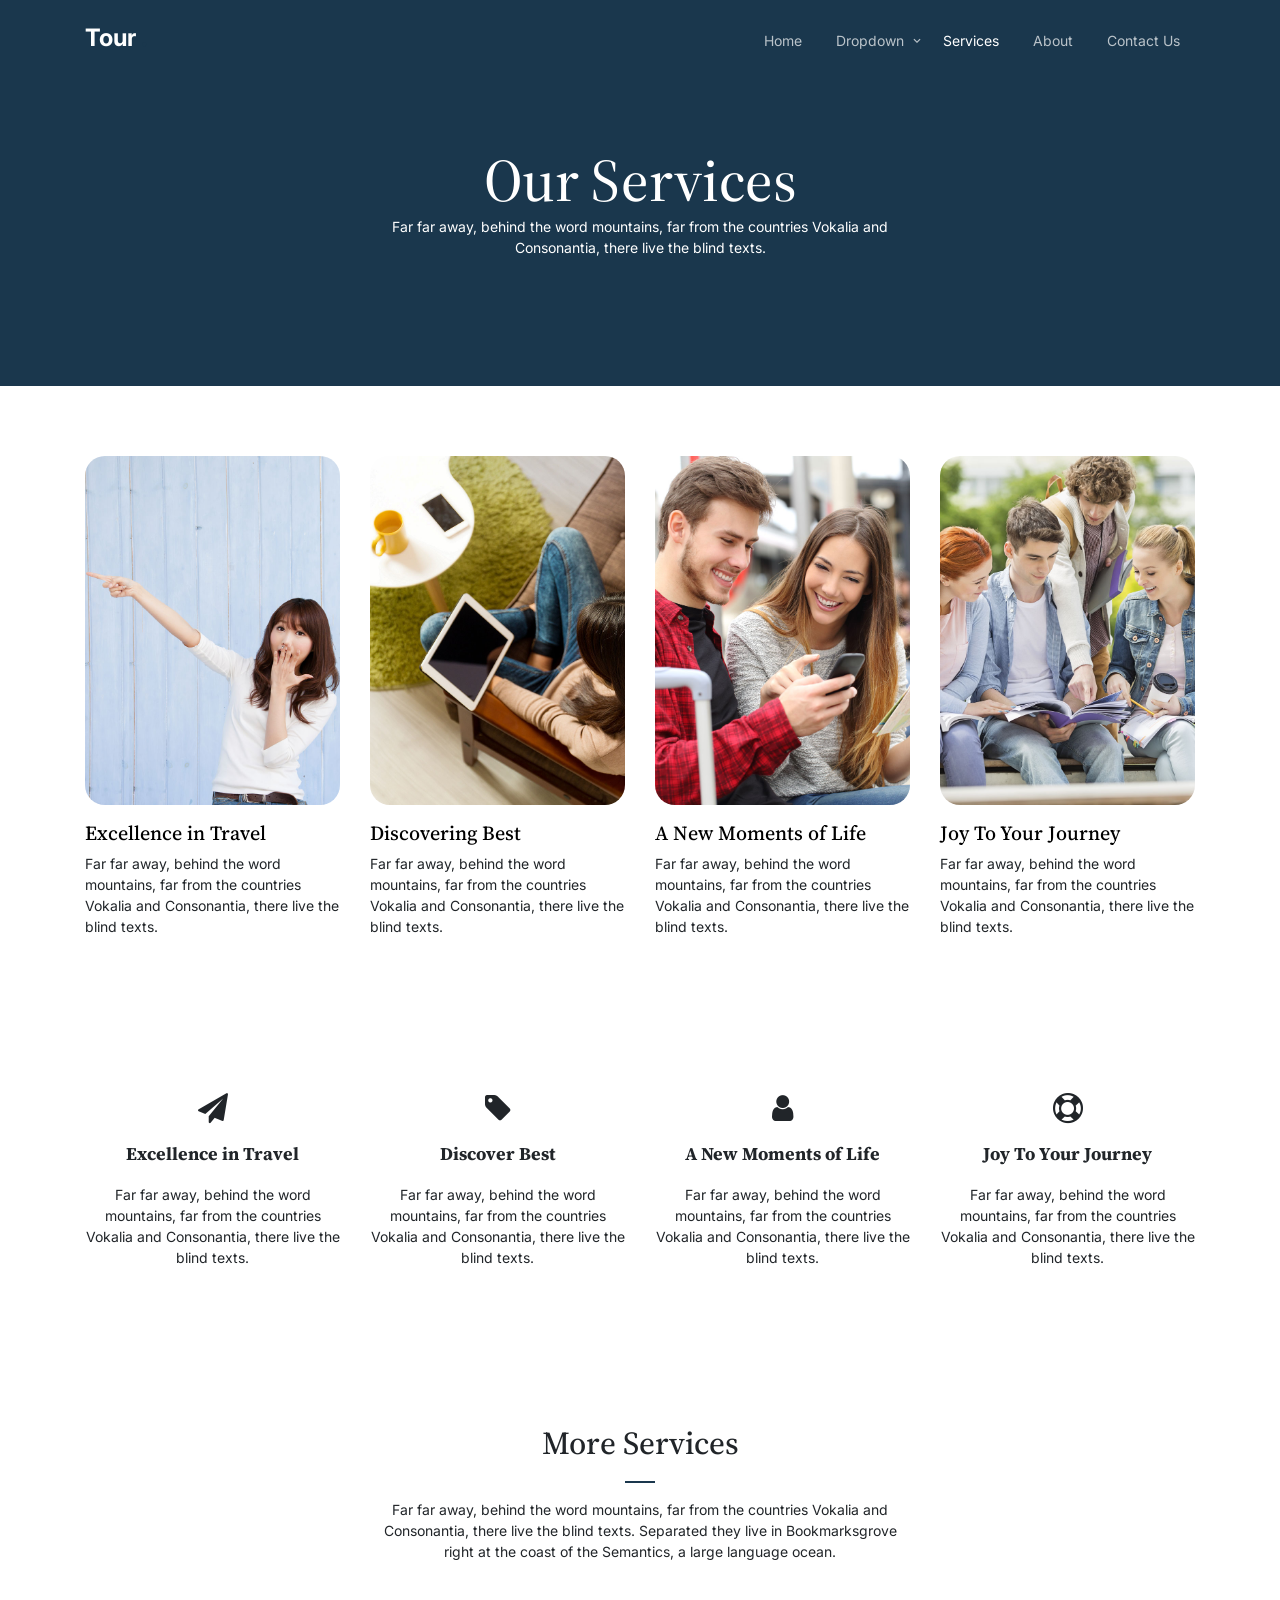
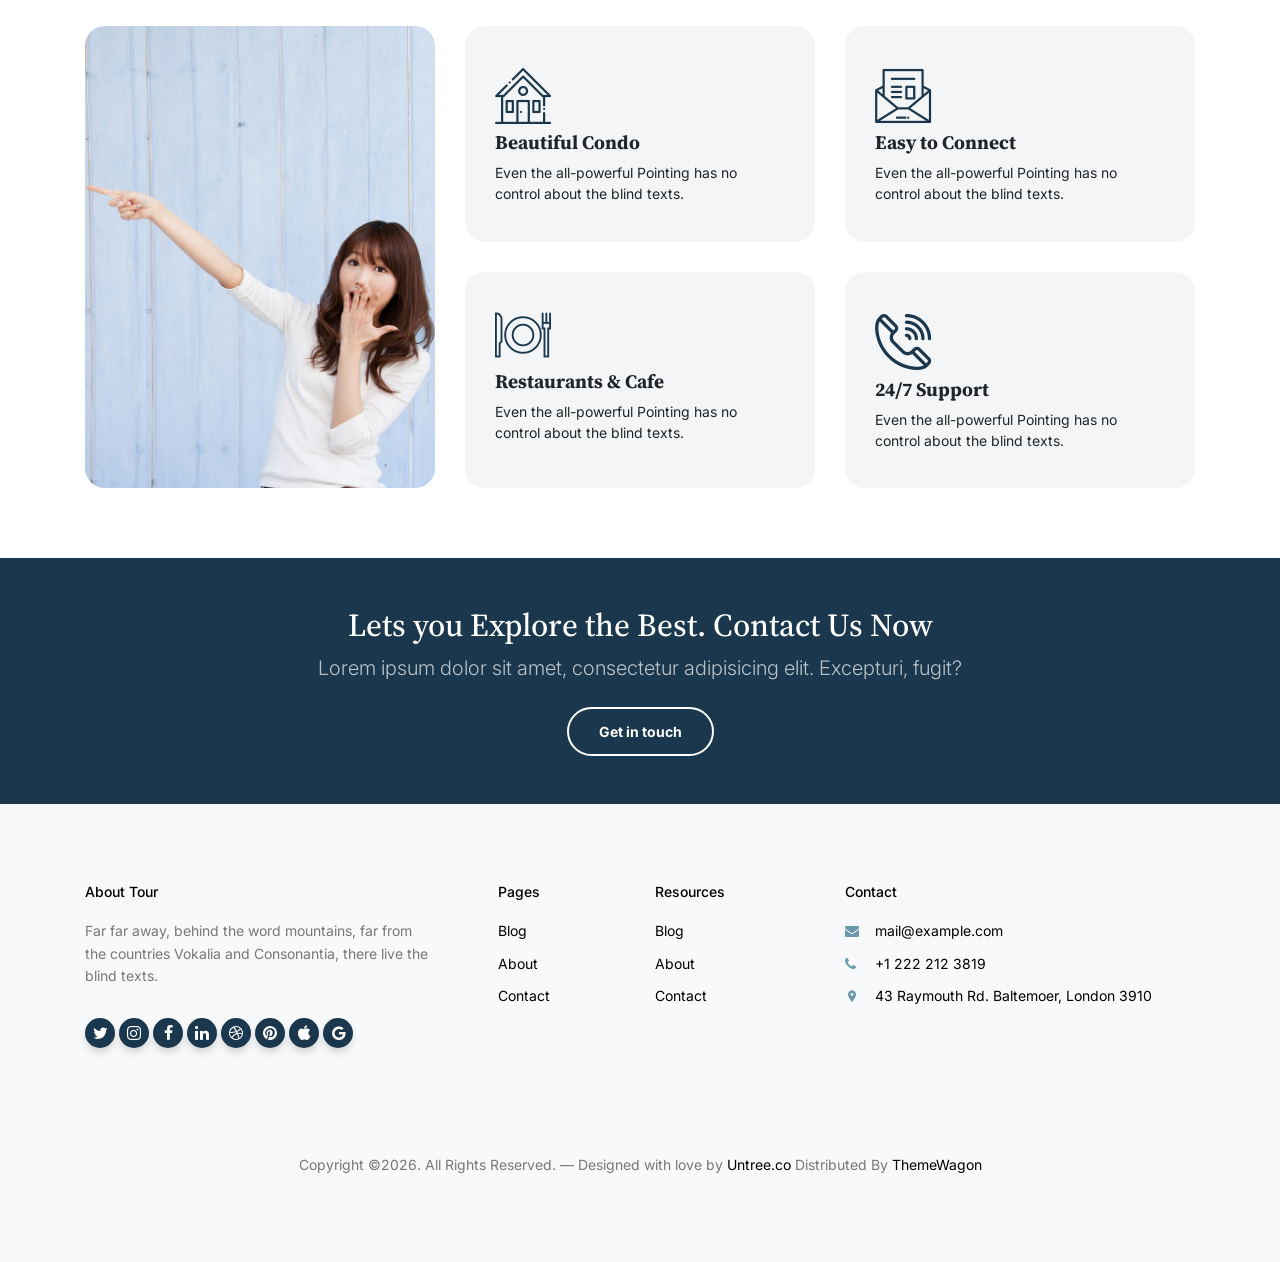
<file: services.html>
<!-- /*
* Template Name: Tour
* Template Author: Untree.co
* Tempalte URI: https://untree.co/
* License: https://creativecommons.org/licenses/by/3.0/
*/ -->
<!doctype html>
<html lang="en">
<head>
  <meta charset="utf-8">
  <meta name="viewport" content="width=device-width, initial-scale=1, shrink-to-fit=no">
  <meta name="author" content="Untree.co">
  <link rel="shortcut icon" href="favicon.png">

  <meta name="description" content="" />
  <meta name="keywords" content="bootstrap, bootstrap4" />

  <link rel="preconnect" href="https://fonts.googleapis.com">
  <link rel="preconnect" href="https://fonts.gstatic.com" crossorigin>
  <link href="https://fonts.googleapis.com/css2?family=Inter:wght@400;700&family=Source+Serif+Pro:wght@400;700&display=swap" rel="stylesheet">

  <link rel="stylesheet" href="css/bootstrap.min.css">
  <link rel="stylesheet" href="css/owl.carousel.min.css">
  <link rel="stylesheet" href="css/owl.theme.default.min.css">
  <link rel="stylesheet" href="css/jquery.fancybox.min.css">
  <link rel="stylesheet" href="fonts/icomoon/style.css">
  <link rel="stylesheet" href="fonts/flaticon/font/flaticon.css">
  <link rel="stylesheet" href="css/daterangepicker.css">
  <link rel="stylesheet" href="css/aos.css">
  <link rel="stylesheet" href="css/style.css">

  <title>Tour Free Bootstrap Template for Travel Agency by Untree.co</title>
</head>

<body>


  <div class="site-mobile-menu site-navbar-target">
    <div class="site-mobile-menu-header">
      <div class="site-mobile-menu-close">
        <span class="icofont-close js-menu-toggle"></span>
      </div>
    </div>
    <div class="site-mobile-menu-body"></div>
  </div>

  <nav class="site-nav">
    <div class="container">
      <div class="site-navigation">
        <a href="index.html" class="logo m-0">Tour <span class="text-primary">.</span></a>

        <ul class="js-clone-nav d-none d-lg-inline-block text-left site-menu float-right">
          <li><a href="index.html">Home</a></li>
          <li class="has-children">
            <a href="#">Dropdown</a>
            <ul class="dropdown">
              <li><a href="elements.html">Elements</a></li>
              <li><a href="#">Menu One</a></li>
              <li class="has-children">
                <a href="#">Menu Two</a>
                <ul class="dropdown">
                  <li><a href="#">Sub Menu One</a></li>
                  <li><a href="#">Sub Menu Two</a></li>
                  <li><a href="#">Sub Menu Three</a></li>
                </ul>
              </li>
              <li><a href="#">Menu Three</a></li>
            </ul>
          </li>
          <li class="active"><a href="services.html">Services</a></li>
          <li><a href="about.html">About</a></li>
          <li><a href="contact.html">Contact Us</a></li>
        </ul>

        <a href="#" class="burger ml-auto float-right site-menu-toggle js-menu-toggle d-inline-block d-lg-none light" data-toggle="collapse" data-target="#main-navbar">
          <span></span>
        </a>

      </div>
    </div>
  </nav>


  <div class="hero hero-inner">
    <div class="container">
      <div class="row align-items-center">
        <div class="col-lg-6 mx-auto text-center">
          <div class="intro-wrap">
            <h1 class="mb-0">Our Services</h1>
            <p class="text-white">Far far away, behind the word mountains, far from the countries Vokalia and Consonantia, there live the blind texts. </p>
          </div>
        </div>
      </div>
    </div>
  </div>

  
  
  <div class="untree_co-section">
    <div class="container">
      <div class="row">
        <div class="col-6 col-md-6 col-lg-3">
          <div class="media-1">
            <a href="#" class="d-block mb-3"><img src="images/hero-slider-1.jpg" alt="Image" class="img-fluid"></a>
            <div class="d-flex">
              <div>
                <h3><a href="#">Excellence in Travel</a></h3>
                <p>Far far away, behind the word mountains, far from the countries Vokalia and Consonantia, there live the blind texts.</p>
              </div>
            </div>
          </div>
        </div>
        <div class="col-6 col-md-6 col-lg-3">
          <div class="media-1">
            <a href="#" class="d-block mb-3"><img src="images/hero-slider-2.jpg" alt="Image" class="img-fluid"></a>
            <div class="d-flex">
              <div>
                <h3><a href="#">Discovering Best</a></h3>
                <p>Far far away, behind the word mountains, far from the countries Vokalia and Consonantia, there live the blind texts.</p>
              </div>
            </div>
          </div>
        </div>
        <div class="col-6 col-md-6 col-lg-3">
          <div class="media-1">
            <a href="#" class="d-block mb-3"><img src="images/hero-slider-3.jpg" alt="Image" class="img-fluid"></a>
            <div class="d-flex">
              <div>
                <h3><a href="#">A New Moments of Life</a></h3>
                <p>Far far away, behind the word mountains, far from the countries Vokalia and Consonantia, there live the blind texts.</p>
              </div>
            </div>
          </div>
        </div>
        <div class="col-6 col-md-6 col-lg-3">
          <div class="media-1">
            <a href="#" class="d-block mb-3"><img src="images/hero-slider-4.jpg" alt="Image" class="img-fluid"></a>
            <div class="d-flex">
              <div>
                <h3><a href="#">Joy To Your Journey</a></h3>
                <p>Far far away, behind the word mountains, far from the countries Vokalia and Consonantia, there live the blind texts.</p>
              </div>
            </div>
          </div>
        </div>
      </div>
    </div>
  </div>

  <div class="untree_co-section">
    <div class="container">
      <div class="row">
        <div class="col-6 col-md-6 col-lg-3">
          <div class="service text-center">
            <span class="icon-paper-plane"></span>
            <h3>Excellence in Travel</h3>
            <p>Far far away, behind the word mountains, far from the countries Vokalia and Consonantia, there live the blind texts.</p>
          </div>
        </div>
        <div class="col-6 col-md-6 col-lg-3">
          <div class="service text-center">
            <span class="icon-tag"></span>
            <h3>Discover Best</h3>
            <p>Far far away, behind the word mountains, far from the countries Vokalia and Consonantia, there live the blind texts.</p>
          </div>
        </div>
        <div class="col-6 col-md-6 col-lg-3">
          <div class="service text-center">
            <span class="icon-user"></span>
            <h3>A New Moments of Life</h3>
            <p>Far far away, behind the word mountains, far from the countries Vokalia and Consonantia, there live the blind texts.</p>
          </div>
        </div>
        <div class="col-6 col-md-6 col-lg-3">
          <div class="service text-center">
            <span class="icon-support"></span>
            <h3>Joy To Your Journey</h3>
            <p>Far far away, behind the word mountains, far from the countries Vokalia and Consonantia, there live the blind texts.</p>
          </div>
        </div>
      </div>
    </div>
  </div>

  <div class="untree_co-section">
    <div class="container">
      <div class="row mb-5 justify-content-center">
        <div class="col-lg-6 text-center">
          <h2 class="section-title text-center mb-3">More Services</h2>
          <p>Far far away, behind the word mountains, far from the countries Vokalia and Consonantia, there live the blind texts. Separated they live in Bookmarksgrove right at the coast of the Semantics, a large language ocean.</p>
        </div>
      </div>
      <div class="row align-items-stretch">
        <div class="col-lg-4 order-lg-1">
          <div class="h-100"><div class="frame h-100"><div class="feature-img-bg h-100" style="background-image: url('images/hero-slider-1.jpg');"></div></div></div>
        </div>

        <div class="col-6 col-sm-6 col-lg-4 feature-1-wrap d-md-flex flex-md-column order-lg-1" >

          <div class="feature-1 d-md-flex">
            <div class="align-self-center">
              <span class="flaticon-house display-4 text-primary"></span>
              <h3>Beautiful Condo</h3>
              <p class="mb-0">Even the all-powerful Pointing has no control about the blind texts.</p>
            </div>
          </div>

          <div class="feature-1 ">
            <div class="align-self-center">
              <span class="flaticon-restaurant display-4 text-primary"></span>
              <h3>Restaurants & Cafe</h3>
              <p class="mb-0">Even the all-powerful Pointing has no control about the blind texts.</p>
            </div>
          </div>

        </div>

        <div class="col-6 col-sm-6 col-lg-4 feature-1-wrap d-md-flex flex-md-column order-lg-3" >

          <div class="feature-1 d-md-flex">
            <div class="align-self-center">
              <span class="flaticon-mail display-4 text-primary"></span>
              <h3>Easy to Connect</h3>
              <p class="mb-0">Even the all-powerful Pointing has no control about the blind texts.</p>
            </div>
          </div>

          <div class="feature-1 d-md-flex">
            <div class="align-self-center">
              <span class="flaticon-phone-call display-4 text-primary"></span>
              <h3>24/7 Support</h3>
              <p class="mb-0">Even the all-powerful Pointing has no control about the blind texts.</p>
            </div>
          </div>

        </div>

      </div>
    </div>
  </div>

  <div class="py-5 cta-section">
    <div class="container">
      <div class="row text-center">
        <div class="col-md-12">
          <h2 class="mb-2 text-white">Lets you Explore the Best. Contact Us Now</h2>
          <p class="mb-4 lead text-white text-white-opacity">Lorem ipsum dolor sit amet, consectetur adipisicing elit. Excepturi, fugit?</p>
          <p class="mb-0"><a href="booking.html" class="btn btn-outline-white text-white btn-md font-weight-bold">Get in touch</a></p>
        </div>
      </div>
    </div>
  </div>

  <div class="site-footer">
    <div class="inner first">
      <div class="container">
        <div class="row">
          <div class="col-md-6 col-lg-4">
            <div class="widget">
              <h3 class="heading">About Tour</h3>
              <p>Far far away, behind the word mountains, far from the countries Vokalia and Consonantia, there live the blind texts.</p>
            </div>
            <div class="widget">
              <ul class="list-unstyled social">
                <li><a href="#"><span class="icon-twitter"></span></a></li>
                <li><a href="#"><span class="icon-instagram"></span></a></li>
                <li><a href="#"><span class="icon-facebook"></span></a></li>
                <li><a href="#"><span class="icon-linkedin"></span></a></li>
                <li><a href="#"><span class="icon-dribbble"></span></a></li>
                <li><a href="#"><span class="icon-pinterest"></span></a></li>
                <li><a href="#"><span class="icon-apple"></span></a></li>
                <li><a href="#"><span class="icon-google"></span></a></li>
              </ul>
            </div>
          </div>
          <div class="col-md-6 col-lg-2 pl-lg-5">
            <div class="widget">
              <h3 class="heading">Pages</h3>
              <ul class="links list-unstyled">
                <li><a href="#">Blog</a></li>
                <li><a href="#">About</a></li>
                <li><a href="#">Contact</a></li>
              </ul>
            </div>
          </div>
          <div class="col-md-6 col-lg-2">
            <div class="widget">
              <h3 class="heading">Resources</h3>
              <ul class="links list-unstyled">
                <li><a href="#">Blog</a></li>
                <li><a href="#">About</a></li>
                <li><a href="#">Contact</a></li>
              </ul>
            </div>
          </div>
          <div class="col-md-6 col-lg-4">
            <div class="widget">
              <h3 class="heading">Contact</h3>
              <ul class="list-unstyled quick-info links">
                <li class="email"><a href="#">mail@example.com</a></li>
                <li class="phone"><a href="#">+1 222 212 3819</a></li>
                <li class="address"><a href="#">43 Raymouth Rd. Baltemoer, London 3910</a></li>
              </ul>
            </div>
          </div>
        </div>
      </div>
    </div>



    <div class="inner dark">
      <div class="container">
        <div class="row text-center">
          <div class="col-md-8 mb-3 mb-md-0 mx-auto">
            <p>Copyright &copy;<script>document.write(new Date().getFullYear());</script>. All Rights Reserved. &mdash; Designed with love by <a href="https://untree.co" class="link-highlight">Untree.co</a> <!-- License information: https://untree.co/license/ --> Distributed By <a href="https://themewagon.com" target="_blank" >ThemeWagon</a>
            </p>
          </div>
          
        </div>
      </div>
    </div>
  </div>

  <div id="overlayer"></div>
  <div class="loader">
    <div class="spinner-border" role="status">
      <span class="sr-only">Loading...</span>
    </div>
  </div>

  <script src="js/jquery-3.4.1.min.js"></script>
  <script src="js/popper.min.js"></script>
  <script src="js/bootstrap.min.js"></script>
  <script src="js/owl.carousel.min.js"></script>
  <script src="js/jquery.animateNumber.min.js"></script>
  <script src="js/jquery.waypoints.min.js"></script>
  <script src="js/jquery.fancybox.min.js"></script>
  <script src="js/aos.js"></script>
  <script src="js/moment.min.js"></script>
  <script src="js/daterangepicker.js"></script>

  <script src="js/typed.js"></script>
  
  <script src="js/custom.js"></script>

</body>

</html>
</file>
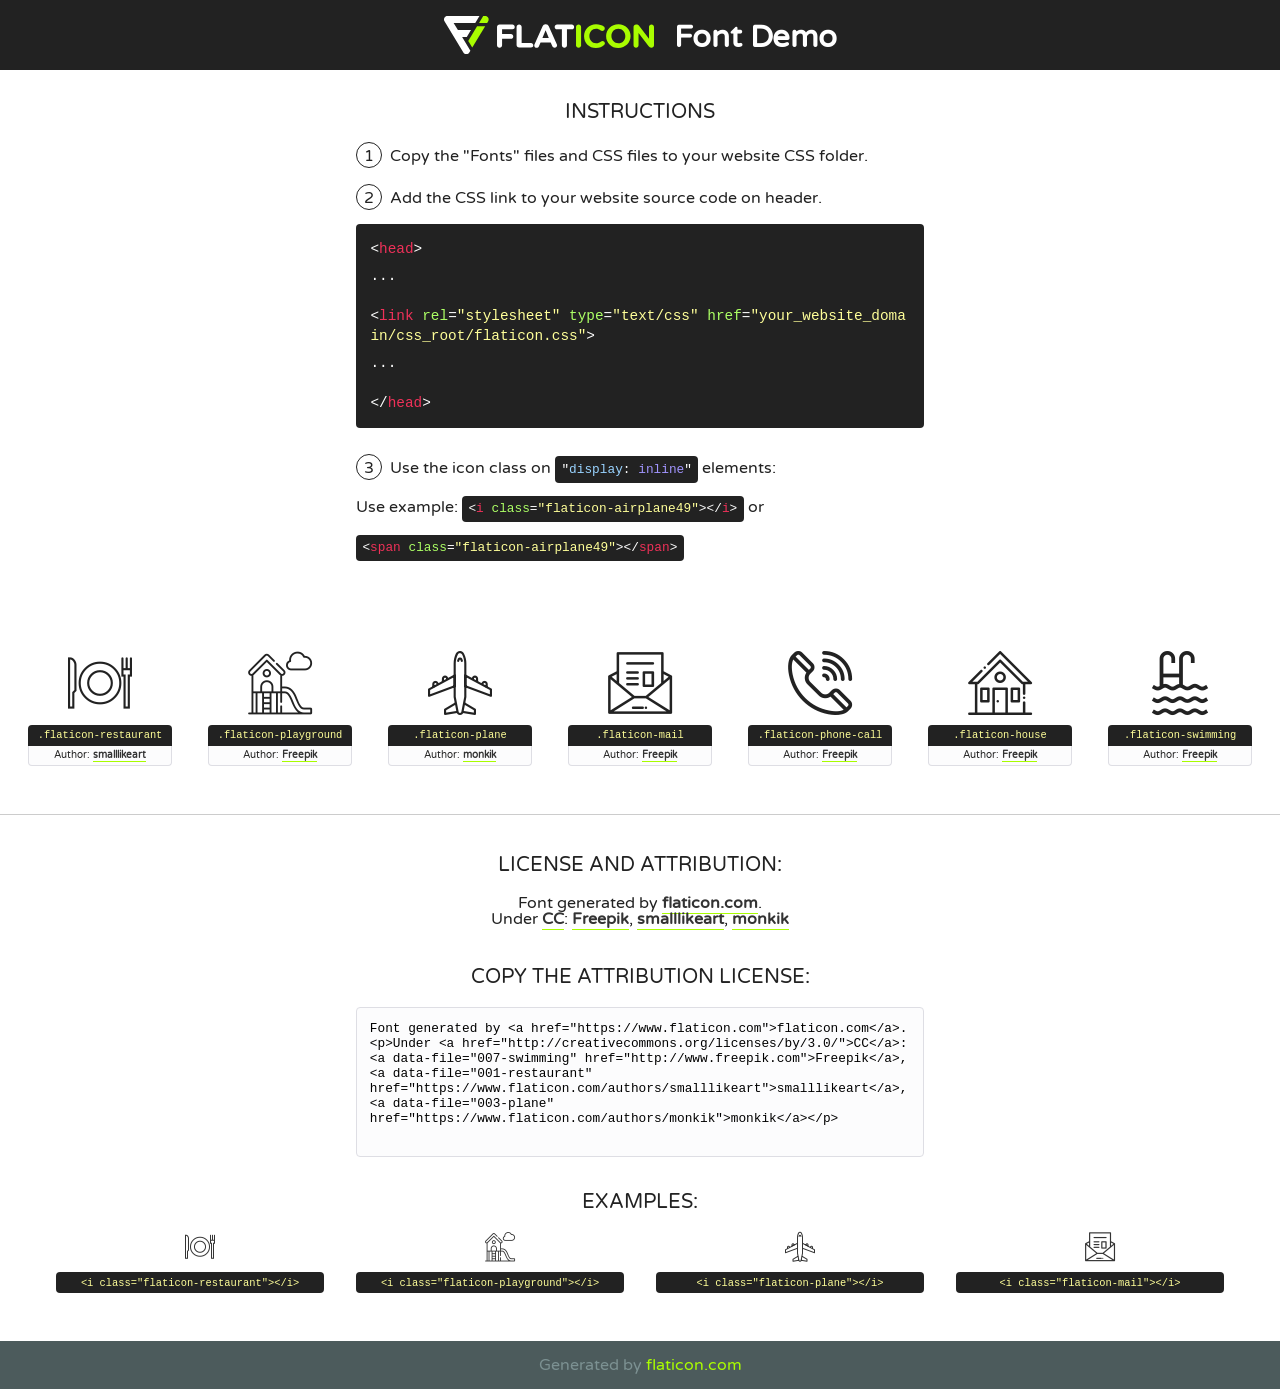
<file: fonts/flaticon/font/flaticon.html>
<!DOCTYPE html>
<!--
  Flaticon icon font: Flaticon
  Creation date: 17/08/2020 06:54
-->
<html>
<!DOCTYPE html>
<html>

<head>
    <title>Flaticon WebFont</title>
    <link href="http://fonts.googleapis.com/css?family=Varela+Round" rel="stylesheet" type="text/css" />
    <link rel="stylesheet" type="text/css" href="flaticon.css">
    <meta charset="UTF-8">
    <style>
    html, body, div, span, applet, object, iframe,
    h1, h2, h3, h4, h5, h6, p, blockquote, pre,
    a, abbr, acronym, address, big, cite, code,
    del, dfn, em, img, ins, kbd, q, s, samp,
    small, strike, strong, sub, sup, tt, var,
    b, u, i, center,
    dl, dt, dd, ol, ul, li,
    fieldset, form, label, legend,
    table, caption, tbody, tfoot, thead, tr, th, td,
    article, aside, canvas, details, embed, 
    figure, figcaption, footer, header, hgroup, 
    menu, nav, output, ruby, section, summary,
    time, mark, audio, video {
        margin: 0;
        padding: 0;
        border: 0;
        font-size: 100%;
        font: inherit;
        vertical-align: baseline;
    }
    /* HTML5 display-role reset for older browsers */
    article, aside, details, figcaption, figure, 
    footer, header, hgroup, menu, nav, section {
        display: block;
    }
    body {
        line-height: 1;
    }
    ol, ul {
        list-style: none;
    }
    blockquote, q {
        quotes: none;
    }
    blockquote:before, blockquote:after,
    q:before, q:after {
        content: '';
        content: none;
    }
    table {
        border-collapse: collapse;
        border-spacing: 0;
    }
    body {
        font-family: 'Varela Round', Helvetica, Arial, sans-serif;
        font-size: 16px;
        color: #222;
    }
    a {
        color: #333;
        border-bottom: 1px solid #a9fd00;
        font-weight: bold;
        text-decoration: none;
    }
    * {
        -moz-box-sizing: border-box;
        -webkit-box-sizing: border-box;
        box-sizing: border-box;
        margin: 0;
        padding: 0;
    }
    [class^="flaticon-"]:before, [class*=" flaticon-"]:before, [class^="flaticon-"]:after, [class*=" flaticon-"]:after {
        font-family: Flaticon;
        font-size: 30px;
        font-style: normal;
        margin-left: 20px;
        color: #333;
    }
    .wrapper {
        max-width: 600px;
        margin: auto;
        padding: 0 1em;
    }
    .title {
        font-size: 1.25em;
        text-align: center;
        margin-bottom: 1em;
        text-transform: uppercase;
    }
    header {
        text-align: center;
        background-color: #222;
        color: #fff;
        padding: 1em;
    }
    header .logo {
        width: 210px;
        height: 38px;
        display: inline-block;
        vertical-align: middle;
        margin-right: 1em;
        border: none;
    }
    header strong {
        font-size: 1.95em;
        font-weight: bold;
        vertical-align: middle;
        margin-top: 5px;
        display: inline-block;
    }
    .demo {
        margin: 2em auto;
        line-height: 1.25em;
    }
    .demo ul li {
        margin-bottom: 1em;
    }
    .demo ul li .num {
        color: #222;
        border-radius: 20px;
        display: inline-block;
        width: 26px;
        padding: 3px;
        height: 26px;
        text-align: center;
        margin-right: 0.5em;
        border: 1px solid #222;
    }
    .demo ul li code {
        background-color: #222;
        border-radius: 4px;
        padding: 0.25em 0.5em;
        display: inline-block;
        color: #fff;
        font-family: Consolas,Monaco,Lucida Console,Liberation Mono,DejaVu Sans Mono,Bitstream Vera Sans Mono,Courier New, monospace;
        font-weight: lighter;
        margin-top: 1em;
        font-size: 0.8em;
        word-break: break-all;
    }
    .demo ul li code.big {
        padding: 1em;
        font-size: 0.9em;
    }
    .demo ul li code .red {
        color: #EF3159;
    }
    .demo ul li code .green {
        color: #ACFF65;
    }
    .demo ul li code .yellow {
        color: #FFFF99;
    }
    .demo ul li code .blue {
        color: #99D3FF;
    }
    .demo ul li code .purple {
        color: #A295FF;
    }
    .demo ul li code .dots {
        margin-top: 0.5em;
        display: block;
    }
    #glyphs {
        border-bottom: 1px solid #ccc;
        padding: 2em 0;
        text-align: center;
    }
    .glyph {
        display: inline-block;
        width: 9em;
        margin: 1em;
        text-align: center;
        vertical-align: top;
        background: #FFF;
    }
    .glyph .glyph-icon {
        padding: 10px;
        display: block;
        font-family:"Flaticon";
        font-size: 64px;
        line-height: 1;
    }
    .glyph .glyph-icon:before {
        font-size: 64px;
        color: #222;
        margin-left: 0;
    }
    .class-name {
        font-size: 0.65em;
        background-color: #222;
        color: #fff;
        border-radius: 4px 4px 0 0;
        padding: 0.5em;
        color: #FFFF99;
        font-family: Consolas,Monaco,Lucida Console,Liberation Mono,DejaVu Sans Mono,Bitstream Vera Sans Mono,Courier New, monospace;
    }
    .author-name {
        font-size: 0.6em;
        background-color: #fcfcfd;
        border: 1px solid #DEDEE4;
        border-top: 0;
        border-radius: 0 0 4px 4px;
        padding: 0.5em;
    }
    .class-name:last-child {
        font-size: 10px;
        color:#888;
    }
    .class-name:last-child a {
        font-size: 10px;
        color:#555;
    }
    .class-name:last-child a:hover {
        color:#a9fd00;
    }
    .glyph > input {
        display: block;
        width: 100px;
        margin: 5px auto;
        text-align: center;
        font-size: 12px;
        cursor: text;
    }
    .glyph > input.icon-input {
        font-family:"Flaticon";
        font-size: 16px;
        margin-bottom: 10px;
    }
    .attribution .title {
        margin-top: 2em;
    }
    .attribution textarea {
        background-color: #fcfcfd;
        padding: 1em;
        border: none;
        box-shadow: none;
        border: 1px solid #DEDEE4;
        border-radius: 4px;
        resize: none;
        width: 100%;
        height: 150px;
        font-size: 0.8em;
        font-family: Consolas,Monaco,Lucida Console,Liberation Mono,DejaVu Sans Mono,Bitstream Vera Sans Mono,Courier New, monospace;
        -webkit-appearance: none;
    }
    .iconsuse {
        margin: 2em auto;
        text-align: center;
        max-width: 1200px;
    }
    .iconsuse:after {
        content: '';
        display: table;
        clear: both;
    }
    .iconsuse .image {
        float: left;
        width: 25%;
        padding: 0 1em;
    }
    .iconsuse .image p {
        margin-bottom: 1em;
    }
    .iconsuse .image span {
        display: block;
        font-size: 0.65em;
        background-color: #222;
        color: #fff;
        border-radius: 4px;
        padding: 0.5em;
        color: #FFFF99;
        margin-top: 1em;
        font-family: Consolas,Monaco,Lucida Console,Liberation Mono,DejaVu Sans Mono,Bitstream Vera Sans Mono,Courier New, monospace;
    }
    #footer {
        text-align: center;
        background-color: #4C5B5C;
        color: #7c9192;
        padding: 1em;
    }
    #footer a {
        border: none;
        color: #a9fd00;
        font-weight: normal;
    }
    @media (max-width: 960px) {
        .iconsuse .image {
            width: 50%;
        }
    }
    @media (max-width: 560px) {
        .iconsuse .image {
            width: 100%;
        }
    }
    </style>
</head>

<body class="characters-off">

    <header>
        <a href="https://www.flaticon.com" target="_blank" class="logo">
            <svg version="1.1" xmlns="http://www.w3.org/2000/svg" xmlns:xlink="http://www.w3.org/1999/xlink" xmlns:a="http://ns.adobe.com/AdobeSVGViewerExtensions/3.0/" viewBox="0 0 560.875 102.036" enable-background="new 0 0 560.875 102.036" xml:space="preserve">
                <defs>
                </defs>
                <g>
                    <g class="letters">
                        <path fill="#ffffff" d="M141.596,29.675c0-3.777,2.985-6.767,6.764-6.767h34.438c3.426,0,6.15,2.728,6.15,6.15
                        c0,3.43-2.724,6.149-6.15,6.149h-27.674v13.091h23.719c3.429,0,6.151,2.724,6.151,6.15c0,3.43-2.723,6.149-6.151,6.149h-23.719
                        v17.574c0,3.773-2.986,6.761-6.764,6.761c-3.779,0-6.764-2.989-6.764-6.761V29.675z"></path>
                        <path fill="#ffffff" d="M193.844,29.149c0-3.781,2.985-6.767,6.764-6.767c3.776,0,6.763,2.985,6.763,6.767v42.957h25.039
                        c3.426,0,6.149,2.726,6.149,6.153c0,3.425-2.723,6.15-6.149,6.15h-31.802c-3.779,0-6.764-2.986-6.764-6.768V29.149z"></path>
                        <path fill="#ffffff" d="M241.891,75.71l21.438-48.407c1.492-3.341,4.215-5.357,7.906-5.357h0.792
                        c3.686,0,6.323,2.017,7.815,5.357l21.439,48.407c0.436,0.967,0.701,1.845,0.701,2.723c0,3.602-2.809,6.501-6.414,6.501
                        c-3.161,0-5.269-1.845-6.499-4.655l-4.132-9.661h-27.059l-4.301,10.102c-1.144,2.631-3.426,4.214-6.237,4.214
                        c-3.517,0-6.24-2.81-6.24-6.325C241.1,77.64,241.451,76.677,241.891,75.71z M279.932,58.666l-8.521-20.297l-8.526,20.297H279.932
                        z"></path>
                        <path fill="#ffffff" d="M314.864,35.387H301.86c-3.429,0-6.239-2.813-6.239-6.238c0-3.429,2.811-6.24,6.239-6.24h39.533
                        c3.426,0,6.237,2.811,6.237,6.24c0,3.425-2.811,6.238-6.237,6.238h-13.001v42.785c0,3.773-2.99,6.761-6.764,6.761
                        c-3.779,0-6.764-2.989-6.764-6.761V35.387z"></path>
                        <path fill="#A9FD00" d="M352.615,29.149c0-3.781,2.985-6.767,6.767-6.767c3.774,0,6.761,2.985,6.761,6.767v49.024
                        c0,3.773-2.987,6.761-6.761,6.761c-3.781,0-6.767-2.989-6.767-6.761V29.149z"></path>
                        <path fill="#A9FD00" d="M374.132,53.836v-0.179c0-17.481,13.178-31.801,32.065-31.801c9.22,0,15.459,2.458,20.557,6.238
                        c1.402,1.054,2.637,2.985,2.637,5.357c0,3.692-2.985,6.59-6.681,6.59c-1.845,0-3.071-0.702-4.044-1.319
                        c-3.776-2.813-7.729-4.393-12.562-4.393c-10.364,0-17.831,8.611-17.831,19.154v0.173c0,10.542,7.291,19.329,17.831,19.329
                        c5.715,0,9.492-1.756,13.359-4.834c1.049-0.874,2.458-1.491,4.039-1.491c3.429,0,6.325,2.813,6.325,6.236
                        c0,2.106-1.056,3.78-2.282,4.834c-5.539,4.834-12.036,7.733-21.878,7.733C387.572,85.464,374.132,71.493,374.132,53.836z"></path>
                        <path fill="#A9FD00" d="M433.009,53.836v-0.179c0-17.481,13.79-31.801,32.766-31.801c18.981,0,32.592,14.143,32.592,31.628v0.173
                        c0,17.483-13.785,31.807-32.769,31.807C446.625,85.464,433.009,71.32,433.009,53.836z M484.224,53.836v-0.179
                        c0-10.539-7.725-19.326-18.626-19.326c-10.893,0-18.449,8.611-18.449,19.154v0.173c0,10.542,7.73,19.329,18.626,19.329
                        C476.676,72.986,484.224,64.378,484.224,53.836z"></path>
                        <path fill="#A9FD00" d="M506.233,29.321c0-3.774,2.99-6.763,6.767-6.763h1.401c3.252,0,5.183,1.583,7.029,3.953l26.093,34.265
                        V29.059c0-3.692,2.99-6.677,6.681-6.677c3.683,0,6.671,2.985,6.671,6.677v48.934c0,3.78-2.987,6.765-6.764,6.765h-0.436
                        c-3.257,0-5.188-1.581-7.034-3.953l-27.056-35.492v32.944c0,3.687-2.985,6.676-6.678,6.676c-3.683,0-6.673-2.989-6.673-6.676
                        V29.321z"></path>
                    </g>
                    <g class="insignia">
                        <path fill="#ffffff" d="M48.372,56.137h12.517l11.156-18.537H37.186L25.688,18.539h57.825L94.668,0H9.271
                        C5.925,0,2.842,1.801,1.198,4.716c-1.644,2.907-1.593,6.482,0.134,9.343l50.38,83.501c1.678,2.781,4.689,4.476,7.938,4.476
                        c3.246,0,6.257-1.695,7.935-4.476l2.898-4.804L48.372,56.137z"></path>
                        <g class="i">
                            <path fill="#A9FD00" d="M93.575,18.539h0.031v0.004l21.652,0.004l2.705-4.488c1.727-2.861,1.778-6.436,0.133-9.343
                            C116.454,1.801,113.371,0,110.026,0h-5.294L93.575,18.539z"></path>
                            <polygon fill="#A9FD00" points="88.291,27.356 64.725,66.486 75.519,84.404 109.942,27.356"></polygon>
                        </g>
                    </g>
                </g>
            </svg>
        </a>
        <strong>Font Demo</strong>
    </header>


    <section class="demo wrapper">

        <p class="title">Instructions</p>

        <ul>
            <li>
                <span class="num">1</span>Copy the "Fonts" files and CSS files to your website CSS folder.
            </li>
            <li>
                <span class="num">2</span>Add the CSS link to your website source code on header.
                <code class="big">
                    &lt;<span class="red">head</span>&gt;
                    <br/><span class="dots">...</span>
                    <br/>&lt;<span class="red">link</span> <span class="green">rel</span>=<span class="yellow">"stylesheet"</span> <span class="green">type</span>=<span class="yellow">"text/css"</span> <span class="green">href</span>=<span class="yellow">"your_website_domain/css_root/flaticon.css"</span>&gt;
                    <br/><span class="dots">...</span>
                    <br/>&lt;/<span class="red">head</span>&gt;
                </code>
            </li>

            <li>
                <p>
                    <span class="num">3</span>Use the icon class on <code>"<span class="blue">display</span>:<span class="purple"> inline</span>"</code> elements:
                    <br />
                    Use example: <code>&lt;<span class="red">i</span> <span class="green">class</span>=<span class="yellow">&quot;flaticon-airplane49&quot;</span>&gt;&lt;/<span class="red">i</span>&gt;</code> or <code>&lt;<span class="red">span</span> <span class="green">class</span>=<span class="yellow">&quot;flaticon-airplane49&quot;</span>&gt;&lt;/<span class="red">span</span>&gt;</code>
            </li>
        </ul>

    </section>




   <section id="glyphs">          
    
      
        <div class="glyph"><div class="glyph-icon flaticon-restaurant"></div>
            <div class="class-name">.flaticon-restaurant</div>
            <div class="author-name">Author: <a data-file="001-restaurant" href="https://www.flaticon.com/authors/smalllikeart">smalllikeart</a> </div> 
        </div>        
        
        <div class="glyph"><div class="glyph-icon flaticon-playground"></div>
            <div class="class-name">.flaticon-playground</div>
            <div class="author-name">Author: <a data-file="002-playground" href="http://www.freepik.com">Freepik</a> </div> 
        </div>        
        
        <div class="glyph"><div class="glyph-icon flaticon-plane"></div>
            <div class="class-name">.flaticon-plane</div>
            <div class="author-name">Author: <a data-file="003-plane" href="https://www.flaticon.com/authors/monkik">monkik</a> </div> 
        </div>        
        
        <div class="glyph"><div class="glyph-icon flaticon-mail"></div>
            <div class="class-name">.flaticon-mail</div>
            <div class="author-name">Author: <a data-file="004-mail" href="http://www.freepik.com">Freepik</a> </div> 
        </div>        
        
        <div class="glyph"><div class="glyph-icon flaticon-phone-call"></div>
            <div class="class-name">.flaticon-phone-call</div>
            <div class="author-name">Author: <a data-file="005-phone-call" href="http://www.freepik.com">Freepik</a> </div> 
        </div>        
        
        <div class="glyph"><div class="glyph-icon flaticon-house"></div>
            <div class="class-name">.flaticon-house</div>
            <div class="author-name">Author: <a data-file="006-house" href="http://www.freepik.com">Freepik</a> </div> 
        </div>        
        
        <div class="glyph"><div class="glyph-icon flaticon-swimming"></div>
            <div class="class-name">.flaticon-swimming</div>
            <div class="author-name">Author: <a data-file="007-swimming" href="http://www.freepik.com">Freepik</a> </div> 
        </div>        
        

    </section>



    <section class="attribution wrapper"   style="text-align:center;">

      <div class="title">License and attribution:</div><div class="attrDiv">Font generated by <a href="https://www.flaticon.com">flaticon.com</a>. <div><p>Under <a href="http://creativecommons.org/licenses/by/3.0/">CC</a>: <a data-file="007-swimming" href="http://www.freepik.com">Freepik</a>, <a data-file="001-restaurant" href="https://www.flaticon.com/authors/smalllikeart">smalllikeart</a>, <a data-file="003-plane" href="https://www.flaticon.com/authors/monkik">monkik</a></p>  </div>
      </div>
      <div class="title">Copy the Attribution License:</div>

    <textarea onclick="this.focus();this.select();">Font generated by &lt;a href=&quot;https://www.flaticon.com&quot;&gt;flaticon.com&lt;/a&gt;. <p>Under <a href="http://creativecommons.org/licenses/by/3.0/">CC</a>: <a data-file="007-swimming" href="http://www.freepik.com">Freepik</a>, <a data-file="001-restaurant" href="https://www.flaticon.com/authors/smalllikeart">smalllikeart</a>, <a data-file="003-plane" href="https://www.flaticon.com/authors/monkik">monkik</a></p>  
     </textarea>

    </section>

    <section class="iconsuse">

          <div class="title">Examples:</div>            
             
            <div class="image">
                <p>
                    <i class="glyph-icon flaticon-restaurant"></i> 
                    <span>&lt;i class=&quot;flaticon-restaurant&quot;&gt;&lt;/i&gt;</span>
                </p>
            </div>
            
            <div class="image">
                <p>
                    <i class="glyph-icon flaticon-playground"></i> 
                    <span>&lt;i class=&quot;flaticon-playground&quot;&gt;&lt;/i&gt;</span>
                </p>
            </div>
            
            <div class="image">
                <p>
                    <i class="glyph-icon flaticon-plane"></i> 
                    <span>&lt;i class=&quot;flaticon-plane&quot;&gt;&lt;/i&gt;</span>
                </p>
            </div>
            
            <div class="image">
                <p>
                    <i class="glyph-icon flaticon-mail"></i> 
                    <span>&lt;i class=&quot;flaticon-mail&quot;&gt;&lt;/i&gt;</span>
                </p>
            </div>
                       
        </div>
                            
    </section>

<div id="footer">
    <div>Generated by <a href="https://www.flaticon.com">flaticon.com</a>
    </div>
</div>



</body>
</html>
</file>
<file: fonts/icomoon/style.css>
@font-face {
  font-family: 'icomoon';
  src:  url('fonts/icomoon.eot?10si43');
  src:  url('fonts/icomoon.eot?10si43#iefix') format('embedded-opentype'),
    url('fonts/icomoon.ttf?10si43') format('truetype'),
    url('fonts/icomoon.woff?10si43') format('woff'),
    url('fonts/icomoon.svg?10si43#icomoon') format('svg');
  font-weight: normal;
  font-style: normal;
}

[class^="icon-"], [class*=" icon-"] {
  /* use !important to prevent issues with browser extensions that change fonts */
  font-family: 'icomoon' !important;
  speak: none;
  font-style: normal;
  font-weight: normal;
  font-variant: normal;
  text-transform: none;
  line-height: 1;

  /* Better Font Rendering =========== */
  -webkit-font-smoothing: antialiased;
  -moz-osx-font-smoothing: grayscale;
}

.icon-asterisk:before {
  content: "\f069";
}
.icon-plus:before {
  content: "\f067";
}
.icon-question:before {
  content: "\f128";
}
.icon-minus:before {
  content: "\f068";
}
.icon-glass:before {
  content: "\f000";
}
.icon-music:before {
  content: "\f001";
}
.icon-search:before {
  content: "\f002";
}
.icon-envelope-o:before {
  content: "\f003";
}
.icon-heart:before {
  content: "\f004";
}
.icon-star:before {
  content: "\f005";
}
.icon-star-o:before {
  content: "\f006";
}
.icon-user:before {
  content: "\f007";
}
.icon-film:before {
  content: "\f008";
}
.icon-th-large:before {
  content: "\f009";
}
.icon-th:before {
  content: "\f00a";
}
.icon-th-list:before {
  content: "\f00b";
}
.icon-check:before {
  content: "\f00c";
}
.icon-close:before {
  content: "\f00d";
}
.icon-remove:before {
  content: "\f00d";
}
.icon-times:before {
  content: "\f00d";
}
.icon-search-plus:before {
  content: "\f00e";
}
.icon-search-minus:before {
  content: "\f010";
}
.icon-power-off:before {
  content: "\f011";
}
.icon-signal:before {
  content: "\f012";
}
.icon-cog:before {
  content: "\f013";
}
.icon-gear:before {
  content: "\f013";
}
.icon-trash-o:before {
  content: "\f014";
}
.icon-home:before {
  content: "\f015";
}
.icon-file-o:before {
  content: "\f016";
}
.icon-clock-o:before {
  content: "\f017";
}
.icon-road:before {
  content: "\f018";
}
.icon-download:before {
  content: "\f019";
}
.icon-arrow-circle-o-down:before {
  content: "\f01a";
}
.icon-arrow-circle-o-up:before {
  content: "\f01b";
}
.icon-inbox:before {
  content: "\f01c";
}
.icon-play-circle-o:before {
  content: "\f01d";
}
.icon-repeat:before {
  content: "\f01e";
}
.icon-rotate-right:before {
  content: "\f01e";
}
.icon-refresh:before {
  content: "\f021";
}
.icon-list-alt:before {
  content: "\f022";
}
.icon-lock:before {
  content: "\f023";
}
.icon-flag:before {
  content: "\f024";
}
.icon-headphones:before {
  content: "\f025";
}
.icon-volume-off:before {
  content: "\f026";
}
.icon-volume-down:before {
  content: "\f027";
}
.icon-volume-up:before {
  content: "\f028";
}
.icon-qrcode:before {
  content: "\f029";
}
.icon-barcode:before {
  content: "\f02a";
}
.icon-tag:before {
  content: "\f02b";
}
.icon-tags:before {
  content: "\f02c";
}
.icon-book:before {
  content: "\f02d";
}
.icon-bookmark:before {
  content: "\f02e";
}
.icon-print:before {
  content: "\f02f";
}
.icon-camera:before {
  content: "\f030";
}
.icon-font:before {
  content: "\f031";
}
.icon-bold:before {
  content: "\f032";
}
.icon-italic:before {
  content: "\f033";
}
.icon-text-height:before {
  content: "\f034";
}
.icon-text-width:before {
  content: "\f035";
}
.icon-align-left:before {
  content: "\f036";
}
.icon-align-center:before {
  content: "\f037";
}
.icon-align-right:before {
  content: "\f038";
}
.icon-align-justify:before {
  content: "\f039";
}
.icon-list:before {
  content: "\f03a";
}
.icon-dedent:before {
  content: "\f03b";
}
.icon-outdent:before {
  content: "\f03b";
}
.icon-indent:before {
  content: "\f03c";
}
.icon-video-camera:before {
  content: "\f03d";
}
.icon-image:before {
  content: "\f03e";
}
.icon-photo:before {
  content: "\f03e";
}
.icon-picture-o:before {
  content: "\f03e";
}
.icon-pencil:before {
  content: "\f040";
}
.icon-map-marker:before {
  content: "\f041";
}
.icon-adjust:before {
  content: "\f042";
}
.icon-tint:before {
  content: "\f043";
}
.icon-edit:before {
  content: "\f044";
}
.icon-pencil-square-o:before {
  content: "\f044";
}
.icon-share-square-o:before {
  content: "\f045";
}
.icon-check-square-o:before {
  content: "\f046";
}
.icon-arrows:before {
  content: "\f047";
}
.icon-step-backward:before {
  content: "\f048";
}
.icon-fast-backward:before {
  content: "\f049";
}
.icon-backward:before {
  content: "\f04a";
}
.icon-play:before {
  content: "\f04b";
}
.icon-pause:before {
  content: "\f04c";
}
.icon-stop:before {
  content: "\f04d";
}
.icon-forward:before {
  content: "\f04e";
}
.icon-fast-forward:before {
  content: "\f050";
}
.icon-step-forward:before {
  content: "\f051";
}
.icon-eject:before {
  content: "\f052";
}
.icon-chevron-left:before {
  content: "\f053";
}
.icon-chevron-right:before {
  content: "\f054";
}
.icon-plus-circle:before {
  content: "\f055";
}
.icon-minus-circle:before {
  content: "\f056";
}
.icon-times-circle:before {
  content: "\f057";
}
.icon-check-circle:before {
  content: "\f058";
}
.icon-question-circle:before {
  content: "\f059";
}
.icon-info-circle:before {
  content: "\f05a";
}
.icon-crosshairs:before {
  content: "\f05b";
}
.icon-times-circle-o:before {
  content: "\f05c";
}
.icon-check-circle-o:before {
  content: "\f05d";
}
.icon-ban:before {
  content: "\f05e";
}
.icon-arrow-left:before {
  content: "\f060";
}
.icon-arrow-right:before {
  content: "\f061";
}
.icon-arrow-up:before {
  content: "\f062";
}
.icon-arrow-down:before {
  content: "\f063";
}
.icon-mail-forward:before {
  content: "\f064";
}
.icon-share:before {
  content: "\f064";
}
.icon-expand:before {
  content: "\f065";
}
.icon-compress:before {
  content: "\f066";
}
.icon-exclamation-circle:before {
  content: "\f06a";
}
.icon-gift:before {
  content: "\f06b";
}
.icon-leaf:before {
  content: "\f06c";
}
.icon-fire:before {
  content: "\f06d";
}
.icon-eye:before {
  content: "\f06e";
}
.icon-eye-slash:before {
  content: "\f070";
}
.icon-exclamation-triangle:before {
  content: "\f071";
}
.icon-warning:before {
  content: "\f071";
}
.icon-plane:before {
  content: "\f072";
}
.icon-calendar:before {
  content: "\f073";
}
.icon-random:before {
  content: "\f074";
}
.icon-comment:before {
  content: "\f075";
}
.icon-magnet:before {
  content: "\f076";
}
.icon-chevron-up:before {
  content: "\f077";
}
.icon-chevron-down:before {
  content: "\f078";
}
.icon-retweet:before {
  content: "\f079";
}
.icon-shopping-cart:before {
  content: "\f07a";
}
.icon-folder:before {
  content: "\f07b";
}
.icon-folder-open:before {
  content: "\f07c";
}
.icon-arrows-v:before {
  content: "\f07d";
}
.icon-arrows-h:before {
  content: "\f07e";
}
.icon-bar-chart:before {
  content: "\f080";
}
.icon-bar-chart-o:before {
  content: "\f080";
}
.icon-twitter-square:before {
  content: "\f081";
}
.icon-facebook-square:before {
  content: "\f082";
}
.icon-camera-retro:before {
  content: "\f083";
}
.icon-key:before {
  content: "\f084";
}
.icon-cogs:before {
  content: "\f085";
}
.icon-gears:before {
  content: "\f085";
}
.icon-comments:before {
  content: "\f086";
}
.icon-thumbs-o-up:before {
  content: "\f087";
}
.icon-thumbs-o-down:before {
  content: "\f088";
}
.icon-star-half:before {
  content: "\f089";
}
.icon-heart-o:before {
  content: "\f08a";
}
.icon-sign-out:before {
  content: "\f08b";
}
.icon-linkedin-square:before {
  content: "\f08c";
}
.icon-thumb-tack:before {
  content: "\f08d";
}
.icon-external-link:before {
  content: "\f08e";
}
.icon-sign-in:before {
  content: "\f090";
}
.icon-trophy:before {
  content: "\f091";
}
.icon-github-square:before {
  content: "\f092";
}
.icon-upload:before {
  content: "\f093";
}
.icon-lemon-o:before {
  content: "\f094";
}
.icon-phone:before {
  content: "\f095";
}
.icon-square-o:before {
  content: "\f096";
}
.icon-bookmark-o:before {
  content: "\f097";
}
.icon-phone-square:before {
  content: "\f098";
}
.icon-twitter:before {
  content: "\f099";
}
.icon-facebook:before {
  content: "\f09a";
}
.icon-facebook-f:before {
  content: "\f09a";
}
.icon-github:before {
  content: "\f09b";
}
.icon-unlock:before {
  content: "\f09c";
}
.icon-credit-card:before {
  content: "\f09d";
}
.icon-feed:before {
  content: "\f09e";
}
.icon-rss:before {
  content: "\f09e";
}
.icon-hdd-o:before {
  content: "\f0a0";
}
.icon-bullhorn:before {
  content: "\f0a1";
}
.icon-bell-o:before {
  content: "\f0a2";
}
.icon-certificate:before {
  content: "\f0a3";
}
.icon-hand-o-right:before {
  content: "\f0a4";
}
.icon-hand-o-left:before {
  content: "\f0a5";
}
.icon-hand-o-up:before {
  content: "\f0a6";
}
.icon-hand-o-down:before {
  content: "\f0a7";
}
.icon-arrow-circle-left:before {
  content: "\f0a8";
}
.icon-arrow-circle-right:before {
  content: "\f0a9";
}
.icon-arrow-circle-up:before {
  content: "\f0aa";
}
.icon-arrow-circle-down:before {
  content: "\f0ab";
}
.icon-globe:before {
  content: "\f0ac";
}
.icon-wrench:before {
  content: "\f0ad";
}
.icon-tasks:before {
  content: "\f0ae";
}
.icon-filter:before {
  content: "\f0b0";
}
.icon-briefcase:before {
  content: "\f0b1";
}
.icon-arrows-alt:before {
  content: "\f0b2";
}
.icon-group:before {
  content: "\f0c0";
}
.icon-users:before {
  content: "\f0c0";
}
.icon-chain:before {
  content: "\f0c1";
}
.icon-link:before {
  content: "\f0c1";
}
.icon-cloud:before {
  content: "\f0c2";
}
.icon-flask:before {
  content: "\f0c3";
}
.icon-cut:before {
  content: "\f0c4";
}
.icon-scissors:before {
  content: "\f0c4";
}
.icon-copy:before {
  content: "\f0c5";
}
.icon-files-o:before {
  content: "\f0c5";
}
.icon-paperclip:before {
  content: "\f0c6";
}
.icon-floppy-o:before {
  content: "\f0c7";
}
.icon-save:before {
  content: "\f0c7";
}
.icon-square:before {
  content: "\f0c8";
}
.icon-bars:before {
  content: "\f0c9";
}
.icon-navicon:before {
  content: "\f0c9";
}
.icon-reorder:before {
  content: "\f0c9";
}
.icon-list-ul:before {
  content: "\f0ca";
}
.icon-list-ol:before {
  content: "\f0cb";
}
.icon-strikethrough:before {
  content: "\f0cc";
}
.icon-underline:before {
  content: "\f0cd";
}
.icon-table:before {
  content: "\f0ce";
}
.icon-magic:before {
  content: "\f0d0";
}
.icon-truck:before {
  content: "\f0d1";
}
.icon-pinterest:before {
  content: "\f0d2";
}
.icon-pinterest-square:before {
  content: "\f0d3";
}
.icon-google-plus-square:before {
  content: "\f0d4";
}
.icon-google-plus:before {
  content: "\f0d5";
}
.icon-money:before {
  content: "\f0d6";
}
.icon-caret-down:before {
  content: "\f0d7";
}
.icon-caret-up:before {
  content: "\f0d8";
}
.icon-caret-left:before {
  content: "\f0d9";
}
.icon-caret-right:before {
  content: "\f0da";
}
.icon-columns:before {
  content: "\f0db";
}
.icon-sort:before {
  content: "\f0dc";
}
.icon-unsorted:before {
  content: "\f0dc";
}
.icon-sort-desc:before {
  content: "\f0dd";
}
.icon-sort-down:before {
  content: "\f0dd";
}
.icon-sort-asc:before {
  content: "\f0de";
}
.icon-sort-up:before {
  content: "\f0de";
}
.icon-envelope:before {
  content: "\f0e0";
}
.icon-linkedin:before {
  content: "\f0e1";
}
.icon-rotate-left:before {
  content: "\f0e2";
}
.icon-undo:before {
  content: "\f0e2";
}
.icon-gavel:before {
  content: "\f0e3";
}
.icon-legal:before {
  content: "\f0e3";
}
.icon-dashboard:before {
  content: "\f0e4";
}
.icon-tachometer:before {
  content: "\f0e4";
}
.icon-comment-o:before {
  content: "\f0e5";
}
.icon-comments-o:before {
  content: "\f0e6";
}
.icon-bolt:before {
  content: "\f0e7";
}
.icon-flash:before {
  content: "\f0e7";
}
.icon-sitemap:before {
  content: "\f0e8";
}
.icon-umbrella:before {
  content: "\f0e9";
}
.icon-clipboard:before {
  content: "\f0ea";
}
.icon-paste:before {
  content: "\f0ea";
}
.icon-lightbulb-o:before {
  content: "\f0eb";
}
.icon-exchange:before {
  content: "\f0ec";
}
.icon-cloud-download:before {
  content: "\f0ed";
}
.icon-cloud-upload:before {
  content: "\f0ee";
}
.icon-user-md:before {
  content: "\f0f0";
}
.icon-stethoscope:before {
  content: "\f0f1";
}
.icon-suitcase:before {
  content: "\f0f2";
}
.icon-bell:before {
  content: "\f0f3";
}
.icon-coffee:before {
  content: "\f0f4";
}
.icon-cutlery:before {
  content: "\f0f5";
}
.icon-file-text-o:before {
  content: "\f0f6";
}
.icon-building-o:before {
  content: "\f0f7";
}
.icon-hospital-o:before {
  content: "\f0f8";
}
.icon-ambulance:before {
  content: "\f0f9";
}
.icon-medkit:before {
  content: "\f0fa";
}
.icon-fighter-jet:before {
  content: "\f0fb";
}
.icon-beer:before {
  content: "\f0fc";
}
.icon-h-square:before {
  content: "\f0fd";
}
.icon-plus-square:before {
  content: "\f0fe";
}
.icon-angle-double-left:before {
  content: "\f100";
}
.icon-angle-double-right:before {
  content: "\f101";
}
.icon-angle-double-up:before {
  content: "\f102";
}
.icon-angle-double-down:before {
  content: "\f103";
}
.icon-angle-left:before {
  content: "\f104";
}
.icon-angle-right:before {
  content: "\f105";
}
.icon-angle-up:before {
  content: "\f106";
}
.icon-angle-down:before {
  content: "\f107";
}
.icon-desktop:before {
  content: "\f108";
}
.icon-laptop:before {
  content: "\f109";
}
.icon-tablet:before {
  content: "\f10a";
}
.icon-mobile:before {
  content: "\f10b";
}
.icon-mobile-phone:before {
  content: "\f10b";
}
.icon-circle-o:before {
  content: "\f10c";
}
.icon-quote-left:before {
  content: "\f10d";
}
.icon-quote-right:before {
  content: "\f10e";
}
.icon-spinner:before {
  content: "\f110";
}
.icon-circle:before {
  content: "\f111";
}
.icon-mail-reply:before {
  content: "\f112";
}
.icon-reply:before {
  content: "\f112";
}
.icon-github-alt:before {
  content: "\f113";
}
.icon-folder-o:before {
  content: "\f114";
}
.icon-folder-open-o:before {
  content: "\f115";
}
.icon-smile-o:before {
  content: "\f118";
}
.icon-frown-o:before {
  content: "\f119";
}
.icon-meh-o:before {
  content: "\f11a";
}
.icon-gamepad:before {
  content: "\f11b";
}
.icon-keyboard-o:before {
  content: "\f11c";
}
.icon-flag-o:before {
  content: "\f11d";
}
.icon-flag-checkered:before {
  content: "\f11e";
}
.icon-terminal:before {
  content: "\f120";
}
.icon-code:before {
  content: "\f121";
}
.icon-mail-reply-all:before {
  content: "\f122";
}
.icon-reply-all:before {
  content: "\f122";
}
.icon-star-half-empty:before {
  content: "\f123";
}
.icon-star-half-full:before {
  content: "\f123";
}
.icon-star-half-o:before {
  content: "\f123";
}
.icon-location-arrow:before {
  content: "\f124";
}
.icon-crop:before {
  content: "\f125";
}
.icon-code-fork:before {
  content: "\f126";
}
.icon-chain-broken:before {
  content: "\f127";
}
.icon-unlink:before {
  content: "\f127";
}
.icon-info:before {
  content: "\f129";
}
.icon-exclamation:before {
  content: "\f12a";
}
.icon-superscript:before {
  content: "\f12b";
}
.icon-subscript:before {
  content: "\f12c";
}
.icon-eraser:before {
  content: "\f12d";
}
.icon-puzzle-piece:before {
  content: "\f12e";
}
.icon-microphone:before {
  content: "\f130";
}
.icon-microphone-slash:before {
  content: "\f131";
}
.icon-shield:before {
  content: "\f132";
}
.icon-calendar-o:before {
  content: "\f133";
}
.icon-fire-extinguisher:before {
  content: "\f134";
}
.icon-rocket:before {
  content: "\f135";
}
.icon-maxcdn:before {
  content: "\f136";
}
.icon-chevron-circle-left:before {
  content: "\f137";
}
.icon-chevron-circle-right:before {
  content: "\f138";
}
.icon-chevron-circle-up:before {
  content: "\f139";
}
.icon-chevron-circle-down:before {
  content: "\f13a";
}
.icon-html5:before {
  content: "\f13b";
}
.icon-css3:before {
  content: "\f13c";
}
.icon-anchor:before {
  content: "\f13d";
}
.icon-unlock-alt:before {
  content: "\f13e";
}
.icon-bullseye:before {
  content: "\f140";
}
.icon-ellipsis-h:before {
  content: "\f141";
}
.icon-ellipsis-v:before {
  content: "\f142";
}
.icon-rss-square:before {
  content: "\f143";
}
.icon-play-circle:before {
  content: "\f144";
}
.icon-ticket:before {
  content: "\f145";
}
.icon-minus-square:before {
  content: "\f146";
}
.icon-minus-square-o:before {
  content: "\f147";
}
.icon-level-up:before {
  content: "\f148";
}
.icon-level-down:before {
  content: "\f149";
}
.icon-check-square:before {
  content: "\f14a";
}
.icon-pencil-square:before {
  content: "\f14b";
}
.icon-external-link-square:before {
  content: "\f14c";
}
.icon-share-square:before {
  content: "\f14d";
}
.icon-compass:before {
  content: "\f14e";
}
.icon-caret-square-o-down:before {
  content: "\f150";
}
.icon-toggle-down:before {
  content: "\f150";
}
.icon-caret-square-o-up:before {
  content: "\f151";
}
.icon-toggle-up:before {
  content: "\f151";
}
.icon-caret-square-o-right:before {
  content: "\f152";
}
.icon-toggle-right:before {
  content: "\f152";
}
.icon-eur:before {
  content: "\f153";
}
.icon-euro:before {
  content: "\f153";
}
.icon-gbp:before {
  content: "\f154";
}
.icon-dollar:before {
  content: "\f155";
}
.icon-usd:before {
  content: "\f155";
}
.icon-inr:before {
  content: "\f156";
}
.icon-rupee:before {
  content: "\f156";
}
.icon-cny:before {
  content: "\f157";
}
.icon-jpy:before {
  content: "\f157";
}
.icon-rmb:before {
  content: "\f157";
}
.icon-yen:before {
  content: "\f157";
}
.icon-rouble:before {
  content: "\f158";
}
.icon-rub:before {
  content: "\f158";
}
.icon-ruble:before {
  content: "\f158";
}
.icon-krw:before {
  content: "\f159";
}
.icon-won:before {
  content: "\f159";
}
.icon-bitcoin:before {
  content: "\f15a";
}
.icon-btc:before {
  content: "\f15a";
}
.icon-file:before {
  content: "\f15b";
}
.icon-file-text:before {
  content: "\f15c";
}
.icon-sort-alpha-asc:before {
  content: "\f15d";
}
.icon-sort-alpha-desc:before {
  content: "\f15e";
}
.icon-sort-amount-asc:before {
  content: "\f160";
}
.icon-sort-amount-desc:before {
  content: "\f161";
}
.icon-sort-numeric-asc:before {
  content: "\f162";
}
.icon-sort-numeric-desc:before {
  content: "\f163";
}
.icon-thumbs-up:before {
  content: "\f164";
}
.icon-thumbs-down:before {
  content: "\f165";
}
.icon-youtube-square:before {
  content: "\f166";
}
.icon-youtube:before {
  content: "\f167";
}
.icon-xing:before {
  content: "\f168";
}
.icon-xing-square:before {
  content: "\f169";
}
.icon-youtube-play:before {
  content: "\f16a";
}
.icon-dropbox:before {
  content: "\f16b";
}
.icon-stack-overflow:before {
  content: "\f16c";
}
.icon-instagram:before {
  content: "\f16d";
}
.icon-flickr:before {
  content: "\f16e";
}
.icon-adn:before {
  content: "\f170";
}
.icon-bitbucket:before {
  content: "\f171";
}
.icon-bitbucket-square:before {
  content: "\f172";
}
.icon-tumblr:before {
  content: "\f173";
}
.icon-tumblr-square:before {
  content: "\f174";
}
.icon-long-arrow-down:before {
  content: "\f175";
}
.icon-long-arrow-up:before {
  content: "\f176";
}
.icon-long-arrow-left:before {
  content: "\f177";
}
.icon-long-arrow-right:before {
  content: "\f178";
}
.icon-apple:before {
  content: "\f179";
}
.icon-windows:before {
  content: "\f17a";
}
.icon-android:before {
  content: "\f17b";
}
.icon-linux:before {
  content: "\f17c";
}
.icon-dribbble:before {
  content: "\f17d";
}
.icon-skype:before {
  content: "\f17e";
}
.icon-foursquare:before {
  content: "\f180";
}
.icon-trello:before {
  content: "\f181";
}
.icon-female:before {
  content: "\f182";
}
.icon-male:before {
  content: "\f183";
}
.icon-gittip:before {
  content: "\f184";
}
.icon-gratipay:before {
  content: "\f184";
}
.icon-sun-o:before {
  content: "\f185";
}
.icon-moon-o:before {
  content: "\f186";
}
.icon-archive:before {
  content: "\f187";
}
.icon-bug:before {
  content: "\f188";
}
.icon-vk:before {
  content: "\f189";
}
.icon-weibo:before {
  content: "\f18a";
}
.icon-renren:before {
  content: "\f18b";
}
.icon-pagelines:before {
  content: "\f18c";
}
.icon-stack-exchange:before {
  content: "\f18d";
}
.icon-arrow-circle-o-right:before {
  content: "\f18e";
}
.icon-arrow-circle-o-left:before {
  content: "\f190";
}
.icon-caret-square-o-left:before {
  content: "\f191";
}
.icon-toggle-left:before {
  content: "\f191";
}
.icon-dot-circle-o:before {
  content: "\f192";
}
.icon-wheelchair:before {
  content: "\f193";
}
.icon-vimeo-square:before {
  content: "\f194";
}
.icon-try:before {
  content: "\f195";
}
.icon-turkish-lira:before {
  content: "\f195";
}
.icon-plus-square-o:before {
  content: "\f196";
}
.icon-space-shuttle:before {
  content: "\f197";
}
.icon-slack:before {
  content: "\f198";
}
.icon-envelope-square:before {
  content: "\f199";
}
.icon-wordpress:before {
  content: "\f19a";
}
.icon-openid:before {
  content: "\f19b";
}
.icon-bank:before {
  content: "\f19c";
}
.icon-institution:before {
  content: "\f19c";
}
.icon-university:before {
  content: "\f19c";
}
.icon-graduation-cap:before {
  content: "\f19d";
}
.icon-mortar-board:before {
  content: "\f19d";
}
.icon-yahoo:before {
  content: "\f19e";
}
.icon-google:before {
  content: "\f1a0";
}
.icon-reddit:before {
  content: "\f1a1";
}
.icon-reddit-square:before {
  content: "\f1a2";
}
.icon-stumbleupon-circle:before {
  content: "\f1a3";
}
.icon-stumbleupon:before {
  content: "\f1a4";
}
.icon-delicious:before {
  content: "\f1a5";
}
.icon-digg:before {
  content: "\f1a6";
}
.icon-pied-piper-pp:before {
  content: "\f1a7";
}
.icon-pied-piper-alt:before {
  content: "\f1a8";
}
.icon-drupal:before {
  content: "\f1a9";
}
.icon-joomla:before {
  content: "\f1aa";
}
.icon-language:before {
  content: "\f1ab";
}
.icon-fax:before {
  content: "\f1ac";
}
.icon-building:before {
  content: "\f1ad";
}
.icon-child:before {
  content: "\f1ae";
}
.icon-paw:before {
  content: "\f1b0";
}
.icon-spoon:before {
  content: "\f1b1";
}
.icon-cube:before {
  content: "\f1b2";
}
.icon-cubes:before {
  content: "\f1b3";
}
.icon-behance:before {
  content: "\f1b4";
}
.icon-behance-square:before {
  content: "\f1b5";
}
.icon-steam:before {
  content: "\f1b6";
}
.icon-steam-square:before {
  content: "\f1b7";
}
.icon-recycle:before {
  content: "\f1b8";
}
.icon-automobile:before {
  content: "\f1b9";
}
.icon-car:before {
  content: "\f1b9";
}
.icon-cab:before {
  content: "\f1ba";
}
.icon-taxi:before {
  content: "\f1ba";
}
.icon-tree:before {
  content: "\f1bb";
}
.icon-spotify:before {
  content: "\f1bc";
}
.icon-deviantart:before {
  content: "\f1bd";
}
.icon-soundcloud:before {
  content: "\f1be";
}
.icon-database:before {
  content: "\f1c0";
}
.icon-file-pdf-o:before {
  content: "\f1c1";
}
.icon-file-word-o:before {
  content: "\f1c2";
}
.icon-file-excel-o:before {
  content: "\f1c3";
}
.icon-file-powerpoint-o:before {
  content: "\f1c4";
}
.icon-file-image-o:before {
  content: "\f1c5";
}
.icon-file-photo-o:before {
  content: "\f1c5";
}
.icon-file-picture-o:before {
  content: "\f1c5";
}
.icon-file-archive-o:before {
  content: "\f1c6";
}
.icon-file-zip-o:before {
  content: "\f1c6";
}
.icon-file-audio-o:before {
  content: "\f1c7";
}
.icon-file-sound-o:before {
  content: "\f1c7";
}
.icon-file-movie-o:before {
  content: "\f1c8";
}
.icon-file-video-o:before {
  content: "\f1c8";
}
.icon-file-code-o:before {
  content: "\f1c9";
}
.icon-vine:before {
  content: "\f1ca";
}
.icon-codepen:before {
  content: "\f1cb";
}
.icon-jsfiddle:before {
  content: "\f1cc";
}
.icon-life-bouy:before {
  content: "\f1cd";
}
.icon-life-buoy:before {
  content: "\f1cd";
}
.icon-life-ring:before {
  content: "\f1cd";
}
.icon-life-saver:before {
  content: "\f1cd";
}
.icon-support:before {
  content: "\f1cd";
}
.icon-circle-o-notch:before {
  content: "\f1ce";
}
.icon-ra:before {
  content: "\f1d0";
}
.icon-rebel:before {
  content: "\f1d0";
}
.icon-resistance:before {
  content: "\f1d0";
}
.icon-empire:before {
  content: "\f1d1";
}
.icon-ge:before {
  content: "\f1d1";
}
.icon-git-square:before {
  content: "\f1d2";
}
.icon-git:before {
  content: "\f1d3";
}
.icon-hacker-news:before {
  content: "\f1d4";
}
.icon-y-combinator-square:before {
  content: "\f1d4";
}
.icon-yc-square:before {
  content: "\f1d4";
}
.icon-tencent-weibo:before {
  content: "\f1d5";
}
.icon-qq:before {
  content: "\f1d6";
}
.icon-wechat:before {
  content: "\f1d7";
}
.icon-weixin:before {
  content: "\f1d7";
}
.icon-paper-plane:before {
  content: "\f1d8";
}
.icon-send:before {
  content: "\f1d8";
}
.icon-paper-plane-o:before {
  content: "\f1d9";
}
.icon-send-o:before {
  content: "\f1d9";
}
.icon-history:before {
  content: "\f1da";
}
.icon-circle-thin:before {
  content: "\f1db";
}
.icon-header:before {
  content: "\f1dc";
}
.icon-paragraph:before {
  content: "\f1dd";
}
.icon-sliders:before {
  content: "\f1de";
}
.icon-share-alt:before {
  content: "\f1e0";
}
.icon-share-alt-square:before {
  content: "\f1e1";
}
.icon-bomb:before {
  content: "\f1e2";
}
.icon-futbol-o:before {
  content: "\f1e3";
}
.icon-soccer-ball-o:before {
  content: "\f1e3";
}
.icon-tty:before {
  content: "\f1e4";
}
.icon-binoculars:before {
  content: "\f1e5";
}
.icon-plug:before {
  content: "\f1e6";
}
.icon-slideshare:before {
  content: "\f1e7";
}
.icon-twitch:before {
  content: "\f1e8";
}
.icon-yelp:before {
  content: "\f1e9";
}
.icon-newspaper-o:before {
  content: "\f1ea";
}
.icon-wifi:before {
  content: "\f1eb";
}
.icon-calculator:before {
  content: "\f1ec";
}
.icon-paypal:before {
  content: "\f1ed";
}
.icon-google-wallet:before {
  content: "\f1ee";
}
.icon-cc-visa:before {
  content: "\f1f0";
}
.icon-cc-mastercard:before {
  content: "\f1f1";
}
.icon-cc-discover:before {
  content: "\f1f2";
}
.icon-cc-amex:before {
  content: "\f1f3";
}
.icon-cc-paypal:before {
  content: "\f1f4";
}
.icon-cc-stripe:before {
  content: "\f1f5";
}
.icon-bell-slash:before {
  content: "\f1f6";
}
.icon-bell-slash-o:before {
  content: "\f1f7";
}
.icon-trash:before {
  content: "\f1f8";
}
.icon-copyright:before {
  content: "\f1f9";
}
.icon-at:before {
  content: "\f1fa";
}
.icon-eyedropper:before {
  content: "\f1fb";
}
.icon-paint-brush:before {
  content: "\f1fc";
}
.icon-birthday-cake:before {
  content: "\f1fd";
}
.icon-area-chart:before {
  content: "\f1fe";
}
.icon-pie-chart:before {
  content: "\f200";
}
.icon-line-chart:before {
  content: "\f201";
}
.icon-lastfm:before {
  content: "\f202";
}
.icon-lastfm-square:before {
  content: "\f203";
}
.icon-toggle-off:before {
  content: "\f204";
}
.icon-toggle-on:before {
  content: "\f205";
}
.icon-bicycle:before {
  content: "\f206";
}
.icon-bus:before {
  content: "\f207";
}
.icon-ioxhost:before {
  content: "\f208";
}
.icon-angellist:before {
  content: "\f209";
}
.icon-cc:before {
  content: "\f20a";
}
.icon-ils:before {
  content: "\f20b";
}
.icon-shekel:before {
  content: "\f20b";
}
.icon-sheqel:before {
  content: "\f20b";
}
.icon-meanpath:before {
  content: "\f20c";
}
.icon-buysellads:before {
  content: "\f20d";
}
.icon-connectdevelop:before {
  content: "\f20e";
}
.icon-dashcube:before {
  content: "\f210";
}
.icon-forumbee:before {
  content: "\f211";
}
.icon-leanpub:before {
  content: "\f212";
}
.icon-sellsy:before {
  content: "\f213";
}
.icon-shirtsinbulk:before {
  content: "\f214";
}
.icon-simplybuilt:before {
  content: "\f215";
}
.icon-skyatlas:before {
  content: "\f216";
}
.icon-cart-plus:before {
  content: "\f217";
}
.icon-cart-arrow-down:before {
  content: "\f218";
}
.icon-diamond:before {
  content: "\f219";
}
.icon-ship:before {
  content: "\f21a";
}
.icon-user-secret:before {
  content: "\f21b";
}
.icon-motorcycle:before {
  content: "\f21c";
}
.icon-street-view:before {
  content: "\f21d";
}
.icon-heartbeat:before {
  content: "\f21e";
}
.icon-venus:before {
  content: "\f221";
}
.icon-mars:before {
  content: "\f222";
}
.icon-mercury:before {
  content: "\f223";
}
.icon-intersex:before {
  content: "\f224";
}
.icon-transgender:before {
  content: "\f224";
}
.icon-transgender-alt:before {
  content: "\f225";
}
.icon-venus-double:before {
  content: "\f226";
}
.icon-mars-double:before {
  content: "\f227";
}
.icon-venus-mars:before {
  content: "\f228";
}
.icon-mars-stroke:before {
  content: "\f229";
}
.icon-mars-stroke-v:before {
  content: "\f22a";
}
.icon-mars-stroke-h:before {
  content: "\f22b";
}
.icon-neuter:before {
  content: "\f22c";
}
.icon-genderless:before {
  content: "\f22d";
}
.icon-facebook-official:before {
  content: "\f230";
}
.icon-pinterest-p:before {
  content: "\f231";
}
.icon-whatsapp:before {
  content: "\f232";
}
.icon-server:before {
  content: "\f233";
}
.icon-user-plus:before {
  content: "\f234";
}
.icon-user-times:before {
  content: "\f235";
}
.icon-bed:before {
  content: "\f236";
}
.icon-hotel:before {
  content: "\f236";
}
.icon-viacoin:before {
  content: "\f237";
}
.icon-train:before {
  content: "\f238";
}
.icon-subway:before {
  content: "\f239";
}
.icon-medium:before {
  content: "\f23a";
}
.icon-y-combinator:before {
  content: "\f23b";
}
.icon-yc:before {
  content: "\f23b";
}
.icon-optin-monster:before {
  content: "\f23c";
}
.icon-opencart:before {
  content: "\f23d";
}
.icon-expeditedssl:before {
  content: "\f23e";
}
.icon-battery:before {
  content: "\f240";
}
.icon-battery-4:before {
  content: "\f240";
}
.icon-battery-full:before {
  content: "\f240";
}
.icon-battery-3:before {
  content: "\f241";
}
.icon-battery-three-quarters:before {
  content: "\f241";
}
.icon-battery-2:before {
  content: "\f242";
}
.icon-battery-half:before {
  content: "\f242";
}
.icon-battery-1:before {
  content: "\f243";
}
.icon-battery-quarter:before {
  content: "\f243";
}
.icon-battery-0:before {
  content: "\f244";
}
.icon-battery-empty:before {
  content: "\f244";
}
.icon-mouse-pointer:before {
  content: "\f245";
}
.icon-i-cursor:before {
  content: "\f246";
}
.icon-object-group:before {
  content: "\f247";
}
.icon-object-ungroup:before {
  content: "\f248";
}
.icon-sticky-note:before {
  content: "\f249";
}
.icon-sticky-note-o:before {
  content: "\f24a";
}
.icon-cc-jcb:before {
  content: "\f24b";
}
.icon-cc-diners-club:before {
  content: "\f24c";
}
.icon-clone:before {
  content: "\f24d";
}
.icon-balance-scale:before {
  content: "\f24e";
}
.icon-hourglass-o:before {
  content: "\f250";
}
.icon-hourglass-1:before {
  content: "\f251";
}
.icon-hourglass-start:before {
  content: "\f251";
}
.icon-hourglass-2:before {
  content: "\f252";
}
.icon-hourglass-half:before {
  content: "\f252";
}
.icon-hourglass-3:before {
  content: "\f253";
}
.icon-hourglass-end:before {
  content: "\f253";
}
.icon-hourglass:before {
  content: "\f254";
}
.icon-hand-grab-o:before {
  content: "\f255";
}
.icon-hand-rock-o:before {
  content: "\f255";
}
.icon-hand-paper-o:before {
  content: "\f256";
}
.icon-hand-stop-o:before {
  content: "\f256";
}
.icon-hand-scissors-o:before {
  content: "\f257";
}
.icon-hand-lizard-o:before {
  content: "\f258";
}
.icon-hand-spock-o:before {
  content: "\f259";
}
.icon-hand-pointer-o:before {
  content: "\f25a";
}
.icon-hand-peace-o:before {
  content: "\f25b";
}
.icon-trademark:before {
  content: "\f25c";
}
.icon-registered:before {
  content: "\f25d";
}
.icon-creative-commons:before {
  content: "\f25e";
}
.icon-gg:before {
  content: "\f260";
}
.icon-gg-circle:before {
  content: "\f261";
}
.icon-tripadvisor:before {
  content: "\f262";
}
.icon-odnoklassniki:before {
  content: "\f263";
}
.icon-odnoklassniki-square:before {
  content: "\f264";
}
.icon-get-pocket:before {
  content: "\f265";
}
.icon-wikipedia-w:before {
  content: "\f266";
}
.icon-safari:before {
  content: "\f267";
}
.icon-chrome:before {
  content: "\f268";
}
.icon-firefox:before {
  content: "\f269";
}
.icon-opera:before {
  content: "\f26a";
}
.icon-internet-explorer:before {
  content: "\f26b";
}
.icon-television:before {
  content: "\f26c";
}
.icon-tv:before {
  content: "\f26c";
}
.icon-contao:before {
  content: "\f26d";
}
.icon-500px:before {
  content: "\f26e";
}
.icon-amazon:before {
  content: "\f270";
}
.icon-calendar-plus-o:before {
  content: "\f271";
}
.icon-calendar-minus-o:before {
  content: "\f272";
}
.icon-calendar-times-o:before {
  content: "\f273";
}
.icon-calendar-check-o:before {
  content: "\f274";
}
.icon-industry:before {
  content: "\f275";
}
.icon-map-pin:before {
  content: "\f276";
}
.icon-map-signs:before {
  content: "\f277";
}
.icon-map-o:before {
  content: "\f278";
}
.icon-map:before {
  content: "\f279";
}
.icon-commenting:before {
  content: "\f27a";
}
.icon-commenting-o:before {
  content: "\f27b";
}
.icon-houzz:before {
  content: "\f27c";
}
.icon-vimeo:before {
  content: "\f27d";
}
.icon-black-tie:before {
  content: "\f27e";
}
.icon-fonticons:before {
  content: "\f280";
}
.icon-reddit-alien:before {
  content: "\f281";
}
.icon-edge:before {
  content: "\f282";
}
.icon-credit-card-alt:before {
  content: "\f283";
}
.icon-codiepie:before {
  content: "\f284";
}
.icon-modx:before {
  content: "\f285";
}
.icon-fort-awesome:before {
  content: "\f286";
}
.icon-usb:before {
  content: "\f287";
}
.icon-product-hunt:before {
  content: "\f288";
}
.icon-mixcloud:before {
  content: "\f289";
}
.icon-scribd:before {
  content: "\f28a";
}
.icon-pause-circle:before {
  content: "\f28b";
}
.icon-pause-circle-o:before {
  content: "\f28c";
}
.icon-stop-circle:before {
  content: "\f28d";
}
.icon-stop-circle-o:before {
  content: "\f28e";
}
.icon-shopping-bag:before {
  content: "\f290";
}
.icon-shopping-basket:before {
  content: "\f291";
}
.icon-hashtag:before {
  content: "\f292";
}
.icon-bluetooth:before {
  content: "\f293";
}
.icon-bluetooth-b:before {
  content: "\f294";
}
.icon-percent:before {
  content: "\f295";
}
.icon-gitlab:before {
  content: "\f296";
}
.icon-wpbeginner:before {
  content: "\f297";
}
.icon-wpforms:before {
  content: "\f298";
}
.icon-envira:before {
  content: "\f299";
}
.icon-universal-access:before {
  content: "\f29a";
}
.icon-wheelchair-alt:before {
  content: "\f29b";
}
.icon-question-circle-o:before {
  content: "\f29c";
}
.icon-blind:before {
  content: "\f29d";
}
.icon-audio-description:before {
  content: "\f29e";
}
.icon-volume-control-phone:before {
  content: "\f2a0";
}
.icon-braille:before {
  content: "\f2a1";
}
.icon-assistive-listening-systems:before {
  content: "\f2a2";
}
.icon-american-sign-language-interpreting:before {
  content: "\f2a3";
}
.icon-asl-interpreting:before {
  content: "\f2a3";
}
.icon-deaf:before {
  content: "\f2a4";
}
.icon-deafness:before {
  content: "\f2a4";
}
.icon-hard-of-hearing:before {
  content: "\f2a4";
}
.icon-glide:before {
  content: "\f2a5";
}
.icon-glide-g:before {
  content: "\f2a6";
}
.icon-sign-language:before {
  content: "\f2a7";
}
.icon-signing:before {
  content: "\f2a7";
}
.icon-low-vision:before {
  content: "\f2a8";
}
.icon-viadeo:before {
  content: "\f2a9";
}
.icon-viadeo-square:before {
  content: "\f2aa";
}
.icon-snapchat:before {
  content: "\f2ab";
}
.icon-snapchat-ghost:before {
  content: "\f2ac";
}
.icon-snapchat-square:before {
  content: "\f2ad";
}
.icon-pied-piper:before {
  content: "\f2ae";
}
.icon-first-order:before {
  content: "\f2b0";
}
.icon-yoast:before {
  content: "\f2b1";
}
.icon-themeisle:before {
  content: "\f2b2";
}
.icon-google-plus-circle:before {
  content: "\f2b3";
}
.icon-google-plus-official:before {
  content: "\f2b3";
}
.icon-fa:before {
  content: "\f2b4";
}
.icon-font-awesome:before {
  content: "\f2b4";
}
.icon-handshake-o:before {
  content: "\f2b5";
}
.icon-envelope-open:before {
  content: "\f2b6";
}
.icon-envelope-open-o:before {
  content: "\f2b7";
}
.icon-linode:before {
  content: "\f2b8";
}
.icon-address-book:before {
  content: "\f2b9";
}
.icon-address-book-o:before {
  content: "\f2ba";
}
.icon-address-card:before {
  content: "\f2bb";
}
.icon-vcard:before {
  content: "\f2bb";
}
.icon-address-card-o:before {
  content: "\f2bc";
}
.icon-vcard-o:before {
  content: "\f2bc";
}
.icon-user-circle:before {
  content: "\f2bd";
}
.icon-user-circle-o:before {
  content: "\f2be";
}
.icon-user-o:before {
  content: "\f2c0";
}
.icon-id-badge:before {
  content: "\f2c1";
}
.icon-drivers-license:before {
  content: "\f2c2";
}
.icon-id-card:before {
  content: "\f2c2";
}
.icon-drivers-license-o:before {
  content: "\f2c3";
}
.icon-id-card-o:before {
  content: "\f2c3";
}
.icon-quora:before {
  content: "\f2c4";
}
.icon-free-code-camp:before {
  content: "\f2c5";
}
.icon-telegram:before {
  content: "\f2c6";
}
.icon-thermometer:before {
  content: "\f2c7";
}
.icon-thermometer-4:before {
  content: "\f2c7";
}
.icon-thermometer-full:before {
  content: "\f2c7";
}
.icon-thermometer-3:before {
  content: "\f2c8";
}
.icon-thermometer-three-quarters:before {
  content: "\f2c8";
}
.icon-thermometer-2:before {
  content: "\f2c9";
}
.icon-thermometer-half:before {
  content: "\f2c9";
}
.icon-thermometer-1:before {
  content: "\f2ca";
}
.icon-thermometer-quarter:before {
  content: "\f2ca";
}
.icon-thermometer-0:before {
  content: "\f2cb";
}
.icon-thermometer-empty:before {
  content: "\f2cb";
}
.icon-shower:before {
  content: "\f2cc";
}
.icon-bath:before {
  content: "\f2cd";
}
.icon-bathtub:before {
  content: "\f2cd";
}
.icon-s15:before {
  content: "\f2cd";
}
.icon-podcast:before {
  content: "\f2ce";
}
.icon-window-maximize:before {
  content: "\f2d0";
}
.icon-window-minimize:before {
  content: "\f2d1";
}
.icon-window-restore:before {
  content: "\f2d2";
}
.icon-times-rectangle:before {
  content: "\f2d3";
}
.icon-window-close:before {
  content: "\f2d3";
}
.icon-times-rectangle-o:before {
  content: "\f2d4";
}
.icon-window-close-o:before {
  content: "\f2d4";
}
.icon-bandcamp:before {
  content: "\f2d5";
}
.icon-grav:before {
  content: "\f2d6";
}
.icon-etsy:before {
  content: "\f2d7";
}
.icon-imdb:before {
  content: "\f2d8";
}
.icon-ravelry:before {
  content: "\f2d9";
}
.icon-eercast:before {
  content: "\f2da";
}
.icon-microchip:before {
  content: "\f2db";
}
.icon-snowflake-o:before {
  content: "\f2dc";
}
.icon-superpowers:before {
  content: "\f2dd";
}
.icon-wpexplorer:before {
  content: "\f2de";
}
.icon-meetup:before {
  content: "\f2e0";
}
.icon-3d_rotation:before {
  content: "\e84d";
}
.icon-ac_unit:before {
  content: "\eb3b";
}
.icon-alarm:before {
  content: "\e855";
}
.icon-access_alarms:before {
  content: "\e191";
}
.icon-schedule:before {
  content: "\e8b5";
}
.icon-accessibility:before {
  content: "\e84e";
}
.icon-accessible:before {
  content: "\e914";
}
.icon-account_balance:before {
  content: "\e84f";
}
.icon-account_balance_wallet:before {
  content: "\e850";
}
.icon-account_box:before {
  content: "\e851";
}
.icon-account_circle:before {
  content: "\e853";
}
.icon-adb:before {
  content: "\e60e";
}
.icon-add:before {
  content: "\e145";
}
.icon-add_a_photo:before {
  content: "\e439";
}
.icon-alarm_add:before {
  content: "\e856";
}
.icon-add_alert:before {
  content: "\e003";
}
.icon-add_box:before {
  content: "\e146";
}
.icon-add_circle:before {
  content: "\e147";
}
.icon-control_point:before {
  content: "\e3ba";
}
.icon-add_location:before {
  content: "\e567";
}
.icon-add_shopping_cart:before {
  content: "\e854";
}
.icon-queue:before {
  content: "\e03c";
}
.icon-add_to_queue:before {
  content: "\e05c";
}
.icon-adjust2:before {
  content: "\e39e";
}
.icon-airline_seat_flat:before {
  content: "\e630";
}
.icon-airline_seat_flat_angled:before {
  content: "\e631";
}
.icon-airline_seat_individual_suite:before {
  content: "\e632";
}
.icon-airline_seat_legroom_extra:before {
  content: "\e633";
}
.icon-airline_seat_legroom_normal:before {
  content: "\e634";
}
.icon-airline_seat_legroom_reduced:before {
  content: "\e635";
}
.icon-airline_seat_recline_extra:before {
  content: "\e636";
}
.icon-airline_seat_recline_normal:before {
  content: "\e637";
}
.icon-flight:before {
  content: "\e539";
}
.icon-airplanemode_inactive:before {
  content: "\e194";
}
.icon-airplay:before {
  content: "\e055";
}
.icon-airport_shuttle:before {
  content: "\eb3c";
}
.icon-alarm_off:before {
  content: "\e857";
}
.icon-alarm_on:before {
  content: "\e858";
}
.icon-album:before {
  content: "\e019";
}
.icon-all_inclusive:before {
  content: "\eb3d";
}
.icon-all_out:before {
  content: "\e90b";
}
.icon-android2:before {
  content: "\e859";
}
.icon-announcement:before {
  content: "\e85a";
}
.icon-apps:before {
  content: "\e5c3";
}
.icon-archive2:before {
  content: "\e149";
}
.icon-arrow_back:before {
  content: "\e5c4";
}
.icon-arrow_downward:before {
  content: "\e5db";
}
.icon-arrow_drop_down:before {
  content: "\e5c5";
}
.icon-arrow_drop_down_circle:before {
  content: "\e5c6";
}
.icon-arrow_drop_up:before {
  content: "\e5c7";
}
.icon-arrow_forward:before {
  content: "\e5c8";
}
.icon-arrow_upward:before {
  content: "\e5d8";
}
.icon-art_track:before {
  content: "\e060";
}
.icon-aspect_ratio:before {
  content: "\e85b";
}
.icon-poll:before {
  content: "\e801";
}
.icon-assignment:before {
  content: "\e85d";
}
.icon-assignment_ind:before {
  content: "\e85e";
}
.icon-assignment_late:before {
  content: "\e85f";
}
.icon-assignment_return:before {
  content: "\e860";
}
.icon-assignment_returned:before {
  content: "\e861";
}
.icon-assignment_turned_in:before {
  content: "\e862";
}
.icon-assistant:before {
  content: "\e39f";
}
.icon-flag2:before {
  content: "\e153";
}
.icon-attach_file:before {
  content: "\e226";
}
.icon-attach_money:before {
  content: "\e227";
}
.icon-attachment:before {
  content: "\e2bc";
}
.icon-audiotrack:before {
  content: "\e3a1";
}
.icon-autorenew:before {
  content: "\e863";
}
.icon-av_timer:before {
  content: "\e01b";
}
.icon-backspace:before {
  content: "\e14a";
}
.icon-cloud_upload:before {
  content: "\e2c3";
}
.icon-battery_alert:before {
  content: "\e19c";
}
.icon-battery_charging_full:before {
  content: "\e1a3";
}
.icon-battery_std:before {
  content: "\e1a5";
}
.icon-battery_unknown:before {
  content: "\e1a6";
}
.icon-beach_access:before {
  content: "\eb3e";
}
.icon-beenhere:before {
  content: "\e52d";
}
.icon-block:before {
  content: "\e14b";
}
.icon-bluetooth2:before {
  content: "\e1a7";
}
.icon-bluetooth_searching:before {
  content: "\e1aa";
}
.icon-bluetooth_connected:before {
  content: "\e1a8";
}
.icon-bluetooth_disabled:before {
  content: "\e1a9";
}
.icon-blur_circular:before {
  content: "\e3a2";
}
.icon-blur_linear:before {
  content: "\e3a3";
}
.icon-blur_off:before {
  content: "\e3a4";
}
.icon-blur_on:before {
  content: "\e3a5";
}
.icon-class:before {
  content: "\e86e";
}
.icon-turned_in:before {
  content: "\e8e6";
}
.icon-turned_in_not:before {
  content: "\e8e7";
}
.icon-border_all:before {
  content: "\e228";
}
.icon-border_bottom:before {
  content: "\e229";
}
.icon-border_clear:before {
  content: "\e22a";
}
.icon-border_color:before {
  content: "\e22b";
}
.icon-border_horizontal:before {
  content: "\e22c";
}
.icon-border_inner:before {
  content: "\e22d";
}
.icon-border_left:before {
  content: "\e22e";
}
.icon-border_outer:before {
  content: "\e22f";
}
.icon-border_right:before {
  content: "\e230";
}
.icon-border_style:before {
  content: "\e231";
}
.icon-border_top:before {
  content: "\e232";
}
.icon-border_vertical:before {
  content: "\e233";
}
.icon-branding_watermark:before {
  content: "\e06b";
}
.icon-brightness_1:before {
  content: "\e3a6";
}
.icon-brightness_2:before {
  content: "\e3a7";
}
.icon-brightness_3:before {
  content: "\e3a8";
}
.icon-brightness_4:before {
  content: "\e3a9";
}
.icon-brightness_low:before {
  content: "\e1ad";
}
.icon-brightness_medium:before {
  content: "\e1ae";
}
.icon-brightness_high:before {
  content: "\e1ac";
}
.icon-brightness_auto:before {
  content: "\e1ab";
}
.icon-broken_image:before {
  content: "\e3ad";
}
.icon-brush:before {
  content: "\e3ae";
}
.icon-bubble_chart:before {
  content: "\e6dd";
}
.icon-bug_report:before {
  content: "\e868";
}
.icon-build:before {
  content: "\e869";
}
.icon-burst_mode:before {
  content: "\e43c";
}
.icon-domain:before {
  content: "\e7ee";
}
.icon-business_center:before {
  content: "\eb3f";
}
.icon-cached:before {
  content: "\e86a";
}
.icon-cake:before {
  content: "\e7e9";
}
.icon-phone2:before {
  content: "\e0cd";
}
.icon-call_end:before {
  content: "\e0b1";
}
.icon-call_made:before {
  content: "\e0b2";
}
.icon-merge_type:before {
  content: "\e252";
}
.icon-call_missed:before {
  content: "\e0b4";
}
.icon-call_missed_outgoing:before {
  content: "\e0e4";
}
.icon-call_received:before {
  content: "\e0b5";
}
.icon-call_split:before {
  content: "\e0b6";
}
.icon-call_to_action:before {
  content: "\e06c";
}
.icon-camera2:before {
  content: "\e3af";
}
.icon-photo_camera:before {
  content: "\e412";
}
.icon-camera_enhance:before {
  content: "\e8fc";
}
.icon-camera_front:before {
  content: "\e3b1";
}
.icon-camera_rear:before {
  content: "\e3b2";
}
.icon-camera_roll:before {
  content: "\e3b3";
}
.icon-cancel:before {
  content: "\e5c9";
}
.icon-redeem:before {
  content: "\e8b1";
}
.icon-card_membership:before {
  content: "\e8f7";
}
.icon-card_travel:before {
  content: "\e8f8";
}
.icon-casino:before {
  content: "\eb40";
}
.icon-cast:before {
  content: "\e307";
}
.icon-cast_connected:before {
  content: "\e308";
}
.icon-center_focus_strong:before {
  content: "\e3b4";
}
.icon-center_focus_weak:before {
  content: "\e3b5";
}
.icon-change_history:before {
  content: "\e86b";
}
.icon-chat:before {
  content: "\e0b7";
}
.icon-chat_bubble:before {
  content: "\e0ca";
}
.icon-chat_bubble_outline:before {
  content: "\e0cb";
}
.icon-check2:before {
  content: "\e5ca";
}
.icon-check_box:before {
  content: "\e834";
}
.icon-check_box_outline_blank:before {
  content: "\e835";
}
.icon-check_circle:before {
  content: "\e86c";
}
.icon-navigate_before:before {
  content: "\e408";
}
.icon-navigate_next:before {
  content: "\e409";
}
.icon-child_care:before {
  content: "\eb41";
}
.icon-child_friendly:before {
  content: "\eb42";
}
.icon-chrome_reader_mode:before {
  content: "\e86d";
}
.icon-close2:before {
  content: "\e5cd";
}
.icon-clear_all:before {
  content: "\e0b8";
}
.icon-closed_caption:before {
  content: "\e01c";
}
.icon-wb_cloudy:before {
  content: "\e42d";
}
.icon-cloud_circle:before {
  content: "\e2be";
}
.icon-cloud_done:before {
  content: "\e2bf";
}
.icon-cloud_download:before {
  content: "\e2c0";
}
.icon-cloud_off:before {
  content: "\e2c1";
}
.icon-cloud_queue:before {
  content: "\e2c2";
}
.icon-code2:before {
  content: "\e86f";
}
.icon-photo_library:before {
  content: "\e413";
}
.icon-collections_bookmark:before {
  content: "\e431";
}
.icon-palette:before {
  content: "\e40a";
}
.icon-colorize:before {
  content: "\e3b8";
}
.icon-comment2:before {
  content: "\e0b9";
}
.icon-compare:before {
  content: "\e3b9";
}
.icon-compare_arrows:before {
  content: "\e915";
}
.icon-laptop2:before {
  content: "\e31e";
}
.icon-confirmation_number:before {
  content: "\e638";
}
.icon-contact_mail:before {
  content: "\e0d0";
}
.icon-contact_phone:before {
  content: "\e0cf";
}
.icon-contacts:before {
  content: "\e0ba";
}
.icon-content_copy:before {
  content: "\e14d";
}
.icon-content_cut:before {
  content: "\e14e";
}
.icon-content_paste:before {
  content: "\e14f";
}
.icon-control_point_duplicate:before {
  content: "\e3bb";
}
.icon-copyright2:before {
  content: "\e90c";
}
.icon-mode_edit:before {
  content: "\e254";
}
.icon-create_new_folder:before {
  content: "\e2cc";
}
.icon-payment:before {
  content: "\e8a1";
}
.icon-crop2:before {
  content: "\e3be";
}
.icon-crop_16_9:before {
  content: "\e3bc";
}
.icon-crop_3_2:before {
  content: "\e3bd";
}
.icon-crop_landscape:before {
  content: "\e3c3";
}
.icon-crop_7_5:before {
  content: "\e3c0";
}
.icon-crop_din:before {
  content: "\e3c1";
}
.icon-crop_free:before {
  content: "\e3c2";
}
.icon-crop_original:before {
  content: "\e3c4";
}
.icon-crop_portrait:before {
  content: "\e3c5";
}
.icon-crop_rotate:before {
  content: "\e437";
}
.icon-crop_square:before {
  content: "\e3c6";
}
.icon-dashboard2:before {
  content: "\e871";
}
.icon-data_usage:before {
  content: "\e1af";
}
.icon-date_range:before {
  content: "\e916";
}
.icon-dehaze:before {
  content: "\e3c7";
}
.icon-delete:before {
  content: "\e872";
}
.icon-delete_forever:before {
  content: "\e92b";
}
.icon-delete_sweep:before {
  content: "\e16c";
}
.icon-description:before {
  content: "\e873";
}
.icon-desktop_mac:before {
  content: "\e30b";
}
.icon-desktop_windows:before {
  content: "\e30c";
}
.icon-details:before {
  content: "\e3c8";
}
.icon-developer_board:before {
  content: "\e30d";
}
.icon-developer_mode:before {
  content: "\e1b0";
}
.icon-device_hub:before {
  content: "\e335";
}
.icon-phonelink:before {
  content: "\e326";
}
.icon-devices_other:before {
  content: "\e337";
}
.icon-dialer_sip:before {
  content: "\e0bb";
}
.icon-dialpad:before {
  content: "\e0bc";
}
.icon-directions:before {
  content: "\e52e";
}
.icon-directions_bike:before {
  content: "\e52f";
}
.icon-directions_boat:before {
  content: "\e532";
}
.icon-directions_bus:before {
  content: "\e530";
}
.icon-directions_car:before {
  content: "\e531";
}
.icon-directions_railway:before {
  content: "\e534";
}
.icon-directions_run:before {
  content: "\e566";
}
.icon-directions_transit:before {
  content: "\e535";
}
.icon-directions_walk:before {
  content: "\e536";
}
.icon-disc_full:before {
  content: "\e610";
}
.icon-dns:before {
  content: "\e875";
}
.icon-not_interested:before {
  content: "\e033";
}
.icon-do_not_disturb_alt:before {
  content: "\e611";
}
.icon-do_not_disturb_off:before {
  content: "\e643";
}
.icon-remove_circle:before {
  content: "\e15c";
}
.icon-dock:before {
  content: "\e30e";
}
.icon-done:before {
  content: "\e876";
}
.icon-done_all:before {
  content: "\e877";
}
.icon-donut_large:before {
  content: "\e917";
}
.icon-donut_small:before {
  content: "\e918";
}
.icon-drafts:before {
  content: "\e151";
}
.icon-drag_handle:before {
  content: "\e25d";
}
.icon-time_to_leave:before {
  content: "\e62c";
}
.icon-dvr:before {
  content: "\e1b2";
}
.icon-edit_location:before {
  content: "\e568";
}
.icon-eject2:before {
  content: "\e8fb";
}
.icon-markunread:before {
  content: "\e159";
}
.icon-enhanced_encryption:before {
  content: "\e63f";
}
.icon-equalizer:before {
  content: "\e01d";
}
.icon-error:before {
  content: "\e000";
}
.icon-error_outline:before {
  content: "\e001";
}
.icon-euro_symbol:before {
  content: "\e926";
}
.icon-ev_station:before {
  content: "\e56d";
}
.icon-insert_invitation:before {
  content: "\e24f";
}
.icon-event_available:before {
  content: "\e614";
}
.icon-event_busy:before {
  content: "\e615";
}
.icon-event_note:before {
  content: "\e616";
}
.icon-event_seat:before {
  content: "\e903";
}
.icon-exit_to_app:before {
  content: "\e879";
}
.icon-expand_less:before {
  content: "\e5ce";
}
.icon-expand_more:before {
  content: "\e5cf";
}
.icon-explicit:before {
  content: "\e01e";
}
.icon-explore:before {
  content: "\e87a";
}
.icon-exposure:before {
  content: "\e3ca";
}
.icon-exposure_neg_1:before {
  content: "\e3cb";
}
.icon-exposure_neg_2:before {
  content: "\e3cc";
}
.icon-exposure_plus_1:before {
  content: "\e3cd";
}
.icon-exposure_plus_2:before {
  content: "\e3ce";
}
.icon-exposure_zero:before {
  content: "\e3cf";
}
.icon-extension:before {
  content: "\e87b";
}
.icon-face:before {
  content: "\e87c";
}
.icon-fast_forward:before {
  content: "\e01f";
}
.icon-fast_rewind:before {
  content: "\e020";
}
.icon-favorite:before {
  content: "\e87d";
}
.icon-favorite_border:before {
  content: "\e87e";
}
.icon-featured_play_list:before {
  content: "\e06d";
}
.icon-featured_video:before {
  content: "\e06e";
}
.icon-sms_failed:before {
  content: "\e626";
}
.icon-fiber_dvr:before {
  content: "\e05d";
}
.icon-fiber_manual_record:before {
  content: "\e061";
}
.icon-fiber_new:before {
  content: "\e05e";
}
.icon-fiber_pin:before {
  content: "\e06a";
}
.icon-fiber_smart_record:before {
  content: "\e062";
}
.icon-get_app:before {
  content: "\e884";
}
.icon-file_upload:before {
  content: "\e2c6";
}
.icon-filter2:before {
  content: "\e3d3";
}
.icon-filter_1:before {
  content: "\e3d0";
}
.icon-filter_2:before {
  content: "\e3d1";
}
.icon-filter_3:before {
  content: "\e3d2";
}
.icon-filter_4:before {
  content: "\e3d4";
}
.icon-filter_5:before {
  content: "\e3d5";
}
.icon-filter_6:before {
  content: "\e3d6";
}
.icon-filter_7:before {
  content: "\e3d7";
}
.icon-filter_8:before {
  content: "\e3d8";
}
.icon-filter_9:before {
  content: "\e3d9";
}
.icon-filter_9_plus:before {
  content: "\e3da";
}
.icon-filter_b_and_w:before {
  content: "\e3db";
}
.icon-filter_center_focus:before {
  content: "\e3dc";
}
.icon-filter_drama:before {
  content: "\e3dd";
}
.icon-filter_frames:before {
  content: "\e3de";
}
.icon-terrain:before {
  content: "\e564";
}
.icon-filter_list:before {
  content: "\e152";
}
.icon-filter_none:before {
  content: "\e3e0";
}
.icon-filter_tilt_shift:before {
  content: "\e3e2";
}
.icon-filter_vintage:before {
  content: "\e3e3";
}
.icon-find_in_page:before {
  content: "\e880";
}
.icon-find_replace:before {
  content: "\e881";
}
.icon-fingerprint:before {
  content: "\e90d";
}
.icon-first_page:before {
  content: "\e5dc";
}
.icon-fitness_center:before {
  content: "\eb43";
}
.icon-flare:before {
  content: "\e3e4";
}
.icon-flash_auto:before {
  content: "\e3e5";
}
.icon-flash_off:before {
  content: "\e3e6";
}
.icon-flash_on:before {
  content: "\e3e7";
}
.icon-flight_land:before {
  content: "\e904";
}
.icon-flight_takeoff:before {
  content: "\e905";
}
.icon-flip:before {
  content: "\e3e8";
}
.icon-flip_to_back:before {
  content: "\e882";
}
.icon-flip_to_front:before {
  content: "\e883";
}
.icon-folder2:before {
  content: "\e2c7";
}
.icon-folder_open:before {
  content: "\e2c8";
}
.icon-folder_shared:before {
  content: "\e2c9";
}
.icon-folder_special:before {
  content: "\e617";
}
.icon-font_download:before {
  content: "\e167";
}
.icon-format_align_center:before {
  content: "\e234";
}
.icon-format_align_justify:before {
  content: "\e235";
}
.icon-format_align_left:before {
  content: "\e236";
}
.icon-format_align_right:before {
  content: "\e237";
}
.icon-format_bold:before {
  content: "\e238";
}
.icon-format_clear:before {
  content: "\e239";
}
.icon-format_color_fill:before {
  content: "\e23a";
}
.icon-format_color_reset:before {
  content: "\e23b";
}
.icon-format_color_text:before {
  content: "\e23c";
}
.icon-format_indent_decrease:before {
  content: "\e23d";
}
.icon-format_indent_increase:before {
  content: "\e23e";
}
.icon-format_italic:before {
  content: "\e23f";
}
.icon-format_line_spacing:before {
  content: "\e240";
}
.icon-format_list_bulleted:before {
  content: "\e241";
}
.icon-format_list_numbered:before {
  content: "\e242";
}
.icon-format_paint:before {
  content: "\e243";
}
.icon-format_quote:before {
  content: "\e244";
}
.icon-format_shapes:before {
  content: "\e25e";
}
.icon-format_size:before {
  content: "\e245";
}
.icon-format_strikethrough:before {
  content: "\e246";
}
.icon-format_textdirection_l_to_r:before {
  content: "\e247";
}
.icon-format_textdirection_r_to_l:before {
  content: "\e248";
}
.icon-format_underlined:before {
  content: "\e249";
}
.icon-question_answer:before {
  content: "\e8af";
}
.icon-forward2:before {
  content: "\e154";
}
.icon-forward_10:before {
  content: "\e056";
}
.icon-forward_30:before {
  content: "\e057";
}
.icon-forward_5:before {
  content: "\e058";
}
.icon-free_breakfast:before {
  content: "\eb44";
}
.icon-fullscreen:before {
  content: "\e5d0";
}
.icon-fullscreen_exit:before {
  content: "\e5d1";
}
.icon-functions:before {
  content: "\e24a";
}
.icon-g_translate:before {
  content: "\e927";
}
.icon-games:before {
  content: "\e021";
}
.icon-gavel2:before {
  content: "\e90e";
}
.icon-gesture:before {
  content: "\e155";
}
.icon-gif:before {
  content: "\e908";
}
.icon-goat:before {
  content: "\e900";
}
.icon-golf_course:before {
  content: "\eb45";
}
.icon-my_location:before {
  content: "\e55c";
}
.icon-location_searching:before {
  content: "\e1b7";
}
.icon-location_disabled:before {
  content: "\e1b6";
}
.icon-star2:before {
  content: "\e838";
}
.icon-gradient:before {
  content: "\e3e9";
}
.icon-grain:before {
  content: "\e3ea";
}
.icon-graphic_eq:before {
  content: "\e1b8";
}
.icon-grid_off:before {
  content: "\e3eb";
}
.icon-grid_on:before {
  content: "\e3ec";
}
.icon-people:before {
  content: "\e7fb";
}
.icon-group_add:before {
  content: "\e7f0";
}
.icon-group_work:before {
  content: "\e886";
}
.icon-hd:before {
  content: "\e052";
}
.icon-hdr_off:before {
  content: "\e3ed";
}
.icon-hdr_on:before {
  content: "\e3ee";
}
.icon-hdr_strong:before {
  content: "\e3f1";
}
.icon-hdr_weak:before {
  content: "\e3f2";
}
.icon-headset:before {
  content: "\e310";
}
.icon-headset_mic:before {
  content: "\e311";
}
.icon-healing:before {
  content: "\e3f3";
}
.icon-hearing:before {
  content: "\e023";
}
.icon-help:before {
  content: "\e887";
}
.icon-help_outline:before {
  content: "\e8fd";
}
.icon-high_quality:before {
  content: "\e024";
}
.icon-highlight:before {
  content: "\e25f";
}
.icon-highlight_off:before {
  content: "\e888";
}
.icon-restore:before {
  content: "\e8b3";
}
.icon-home2:before {
  content: "\e88a";
}
.icon-hot_tub:before {
  content: "\eb46";
}
.icon-local_hotel:before {
  content: "\e549";
}
.icon-hourglass_empty:before {
  content: "\e88b";
}
.icon-hourglass_full:before {
  content: "\e88c";
}
.icon-http:before {
  content: "\e902";
}
.icon-lock2:before {
  content: "\e897";
}
.icon-photo2:before {
  content: "\e410";
}
.icon-image_aspect_ratio:before {
  content: "\e3f5";
}
.icon-import_contacts:before {
  content: "\e0e0";
}
.icon-import_export:before {
  content: "\e0c3";
}
.icon-important_devices:before {
  content: "\e912";
}
.icon-inbox2:before {
  content: "\e156";
}
.icon-indeterminate_check_box:before {
  content: "\e909";
}
.icon-info2:before {
  content: "\e88e";
}
.icon-info_outline:before {
  content: "\e88f";
}
.icon-input:before {
  content: "\e890";
}
.icon-insert_comment:before {
  content: "\e24c";
}
.icon-insert_drive_file:before {
  content: "\e24d";
}
.icon-tag_faces:before {
  content: "\e420";
}
.icon-link2:before {
  content: "\e157";
}
.icon-invert_colors:before {
  content: "\e891";
}
.icon-invert_colors_off:before {
  content: "\e0c4";
}
.icon-iso:before {
  content: "\e3f6";
}
.icon-keyboard:before {
  content: "\e312";
}
.icon-keyboard_arrow_down:before {
  content: "\e313";
}
.icon-keyboard_arrow_left:before {
  content: "\e314";
}
.icon-keyboard_arrow_right:before {
  content: "\e315";
}
.icon-keyboard_arrow_up:before {
  content: "\e316";
}
.icon-keyboard_backspace:before {
  content: "\e317";
}
.icon-keyboard_capslock:before {
  content: "\e318";
}
.icon-keyboard_hide:before {
  content: "\e31a";
}
.icon-keyboard_return:before {
  content: "\e31b";
}
.icon-keyboard_tab:before {
  content: "\e31c";
}
.icon-keyboard_voice:before {
  content: "\e31d";
}
.icon-kitchen:before {
  content: "\eb47";
}
.icon-label:before {
  content: "\e892";
}
.icon-label_outline:before {
  content: "\e893";
}
.icon-language2:before {
  content: "\e894";
}
.icon-laptop_chromebook:before {
  content: "\e31f";
}
.icon-laptop_mac:before {
  content: "\e320";
}
.icon-laptop_windows:before {
  content: "\e321";
}
.icon-last_page:before {
  content: "\e5dd";
}
.icon-open_in_new:before {
  content: "\e89e";
}
.icon-layers:before {
  content: "\e53b";
}
.icon-layers_clear:before {
  content: "\e53c";
}
.icon-leak_add:before {
  content: "\e3f8";
}
.icon-leak_remove:before {
  content: "\e3f9";
}
.icon-lens:before {
  content: "\e3fa";
}
.icon-library_books:before {
  content: "\e02f";
}
.icon-library_music:before {
  content: "\e030";
}
.icon-lightbulb_outline:before {
  content: "\e90f";
}
.icon-line_style:before {
  content: "\e919";
}
.icon-line_weight:before {
  content: "\e91a";
}
.icon-linear_scale:before {
  content: "\e260";
}
.icon-linked_camera:before {
  content: "\e438";
}
.icon-list2:before {
  content: "\e896";
}
.icon-live_help:before {
  content: "\e0c6";
}
.icon-live_tv:before {
  content: "\e639";
}
.icon-local_play:before {
  content: "\e553";
}
.icon-local_airport:before {
  content: "\e53d";
}
.icon-local_atm:before {
  content: "\e53e";
}
.icon-local_bar:before {
  content: "\e540";
}
.icon-local_cafe:before {
  content: "\e541";
}
.icon-local_car_wash:before {
  content: "\e542";
}
.icon-local_convenience_store:before {
  content: "\e543";
}
.icon-restaurant_menu:before {
  content: "\e561";
}
.icon-local_drink:before {
  content: "\e544";
}
.icon-local_florist:before {
  content: "\e545";
}
.icon-local_gas_station:before {
  content: "\e546";
}
.icon-shopping_cart:before {
  content: "\e8cc";
}
.icon-local_hospital:before {
  content: "\e548";
}
.icon-local_laundry_service:before {
  content: "\e54a";
}
.icon-local_library:before {
  content: "\e54b";
}
.icon-local_mall:before {
  content: "\e54c";
}
.icon-theaters:before {
  content: "\e8da";
}
.icon-local_offer:before {
  content: "\e54e";
}
.icon-local_parking:before {
  content: "\e54f";
}
.icon-local_pharmacy:before {
  content: "\e550";
}
.icon-local_pizza:before {
  content: "\e552";
}
.icon-print2:before {
  content: "\e8ad";
}
.icon-local_shipping:before {
  content: "\e558";
}
.icon-local_taxi:before {
  content: "\e559";
}
.icon-location_city:before {
  content: "\e7f1";
}
.icon-location_off:before {
  content: "\e0c7";
}
.icon-room:before {
  content: "\e8b4";
}
.icon-lock_open:before {
  content: "\e898";
}
.icon-lock_outline:before {
  content: "\e899";
}
.icon-looks:before {
  content: "\e3fc";
}
.icon-looks_3:before {
  content: "\e3fb";
}
.icon-looks_4:before {
  content: "\e3fd";
}
.icon-looks_5:before {
  content: "\e3fe";
}
.icon-looks_6:before {
  content: "\e3ff";
}
.icon-looks_one:before {
  content: "\e400";
}
.icon-looks_two:before {
  content: "\e401";
}
.icon-sync:before {
  content: "\e627";
}
.icon-loupe:before {
  content: "\e402";
}
.icon-low_priority:before {
  content: "\e16d";
}
.icon-loyalty:before {
  content: "\e89a";
}
.icon-mail_outline:before {
  content: "\e0e1";
}
.icon-map2:before {
  content: "\e55b";
}
.icon-markunread_mailbox:before {
  content: "\e89b";
}
.icon-memory:before {
  content: "\e322";
}
.icon-menu:before {
  content: "\e5d2";
}
.icon-message:before {
  content: "\e0c9";
}
.icon-mic:before {
  content: "\e029";
}
.icon-mic_none:before {
  content: "\e02a";
}
.icon-mic_off:before {
  content: "\e02b";
}
.icon-mms:before {
  content: "\e618";
}
.icon-mode_comment:before {
  content: "\e253";
}
.icon-monetization_on:before {
  content: "\e263";
}
.icon-money_off:before {
  content: "\e25c";
}
.icon-monochrome_photos:before {
  content: "\e403";
}
.icon-mood_bad:before {
  content: "\e7f3";
}
.icon-more:before {
  content: "\e619";
}
.icon-more_horiz:before {
  content: "\e5d3";
}
.icon-more_vert:before {
  content: "\e5d4";
}
.icon-motorcycle2:before {
  content: "\e91b";
}
.icon-mouse:before {
  content: "\e323";
}
.icon-move_to_inbox:before {
  content: "\e168";
}
.icon-movie_creation:before {
  content: "\e404";
}
.icon-movie_filter:before {
  content: "\e43a";
}
.icon-multiline_chart:before {
  content: "\e6df";
}
.icon-music_note:before {
  content: "\e405";
}
.icon-music_video:before {
  content: "\e063";
}
.icon-nature:before {
  content: "\e406";
}
.icon-nature_people:before {
  content: "\e407";
}
.icon-navigation:before {
  content: "\e55d";
}
.icon-near_me:before {
  content: "\e569";
}
.icon-network_cell:before {
  content: "\e1b9";
}
.icon-network_check:before {
  content: "\e640";
}
.icon-network_locked:before {
  content: "\e61a";
}
.icon-network_wifi:before {
  content: "\e1ba";
}
.icon-new_releases:before {
  content: "\e031";
}
.icon-next_week:before {
  content: "\e16a";
}
.icon-nfc:before {
  content: "\e1bb";
}
.icon-no_encryption:before {
  content: "\e641";
}
.icon-signal_cellular_no_sim:before {
  content: "\e1ce";
}
.icon-note:before {
  content: "\e06f";
}
.icon-note_add:before {
  content: "\e89c";
}
.icon-notifications:before {
  content: "\e7f4";
}
.icon-notifications_active:before {
  content: "\e7f7";
}
.icon-notifications_none:before {
  content: "\e7f5";
}
.icon-notifications_off:before {
  content: "\e7f6";
}
.icon-notifications_paused:before {
  content: "\e7f8";
}
.icon-offline_pin:before {
  content: "\e90a";
}
.icon-ondemand_video:before {
  content: "\e63a";
}
.icon-opacity:before {
  content: "\e91c";
}
.icon-open_in_browser:before {
  content: "\e89d";
}
.icon-open_with:before {
  content: "\e89f";
}
.icon-pages:before {
  content: "\e7f9";
}
.icon-pageview:before {
  content: "\e8a0";
}
.icon-pan_tool:before {
  content: "\e925";
}
.icon-panorama:before {
  content: "\e40b";
}
.icon-radio_button_unchecked:before {
  content: "\e836";
}
.icon-panorama_horizontal:before {
  content: "\e40d";
}
.icon-panorama_vertical:before {
  content: "\e40e";
}
.icon-panorama_wide_angle:before {
  content: "\e40f";
}
.icon-party_mode:before {
  content: "\e7fa";
}
.icon-pause2:before {
  content: "\e034";
}
.icon-pause_circle_filled:before {
  content: "\e035";
}
.icon-pause_circle_outline:before {
  content: "\e036";
}
.icon-people_outline:before {
  content: "\e7fc";
}
.icon-perm_camera_mic:before {
  content: "\e8a2";
}
.icon-perm_contact_calendar:before {
  content: "\e8a3";
}
.icon-perm_data_setting:before {
  content: "\e8a4";
}
.icon-perm_device_information:before {
  content: "\e8a5";
}
.icon-person_outline:before {
  content: "\e7ff";
}
.icon-perm_media:before {
  content: "\e8a7";
}
.icon-perm_phone_msg:before {
  content: "\e8a8";
}
.icon-perm_scan_wifi:before {
  content: "\e8a9";
}
.icon-person:before {
  content: "\e7fd";
}
.icon-person_add:before {
  content: "\e7fe";
}
.icon-person_pin:before {
  content: "\e55a";
}
.icon-person_pin_circle:before {
  content: "\e56a";
}
.icon-personal_video:before {
  content: "\e63b";
}
.icon-pets:before {
  content: "\e91d";
}
.icon-phone_android:before {
  content: "\e324";
}
.icon-phone_bluetooth_speaker:before {
  content: "\e61b";
}
.icon-phone_forwarded:before {
  content: "\e61c";
}
.icon-phone_in_talk:before {
  content: "\e61d";
}
.icon-phone_iphone:before {
  content: "\e325";
}
.icon-phone_locked:before {
  content: "\e61e";
}
.icon-phone_missed:before {
  content: "\e61f";
}
.icon-phone_paused:before {
  content: "\e620";
}
.icon-phonelink_erase:before {
  content: "\e0db";
}
.icon-phonelink_lock:before {
  content: "\e0dc";
}
.icon-phonelink_off:before {
  content: "\e327";
}
.icon-phonelink_ring:before {
  content: "\e0dd";
}
.icon-phonelink_setup:before {
  content: "\e0de";
}
.icon-photo_album:before {
  content: "\e411";
}
.icon-photo_filter:before {
  content: "\e43b";
}
.icon-photo_size_select_actual:before {
  content: "\e432";
}
.icon-photo_size_select_large:before {
  content: "\e433";
}
.icon-photo_size_select_small:before {
  content: "\e434";
}
.icon-picture_as_pdf:before {
  content: "\e415";
}
.icon-picture_in_picture:before {
  content: "\e8aa";
}
.icon-picture_in_picture_alt:before {
  content: "\e911";
}
.icon-pie_chart:before {
  content: "\e6c4";
}
.icon-pie_chart_outlined:before {
  content: "\e6c5";
}
.icon-pin_drop:before {
  content: "\e55e";
}
.icon-play_arrow:before {
  content: "\e037";
}
.icon-play_circle_filled:before {
  content: "\e038";
}
.icon-play_circle_outline:before {
  content: "\e039";
}
.icon-play_for_work:before {
  content: "\e906";
}
.icon-playlist_add:before {
  content: "\e03b";
}
.icon-playlist_add_check:before {
  content: "\e065";
}
.icon-playlist_play:before {
  content: "\e05f";
}
.icon-plus_one:before {
  content: "\e800";
}
.icon-polymer:before {
  content: "\e8ab";
}
.icon-pool:before {
  content: "\eb48";
}
.icon-portable_wifi_off:before {
  content: "\e0ce";
}
.icon-portrait:before {
  content: "\e416";
}
.icon-power:before {
  content: "\e63c";
}
.icon-power_input:before {
  content: "\e336";
}
.icon-power_settings_new:before {
  content: "\e8ac";
}
.icon-pregnant_woman:before {
  content: "\e91e";
}
.icon-present_to_all:before {
  content: "\e0df";
}
.icon-priority_high:before {
  content: "\e645";
}
.icon-public:before {
  content: "\e80b";
}
.icon-publish:before {
  content: "\e255";
}
.icon-queue_music:before {
  content: "\e03d";
}
.icon-queue_play_next:before {
  content: "\e066";
}
.icon-radio:before {
  content: "\e03e";
}
.icon-radio_button_checked:before {
  content: "\e837";
}
.icon-rate_review:before {
  content: "\e560";
}
.icon-receipt:before {
  content: "\e8b0";
}
.icon-recent_actors:before {
  content: "\e03f";
}
.icon-record_voice_over:before {
  content: "\e91f";
}
.icon-redo:before {
  content: "\e15a";
}
.icon-refresh2:before {
  content: "\e5d5";
}
.icon-remove2:before {
  content: "\e15b";
}
.icon-remove_circle_outline:before {
  content: "\e15d";
}
.icon-remove_from_queue:before {
  content: "\e067";
}
.icon-visibility:before {
  content: "\e8f4";
}
.icon-remove_shopping_cart:before {
  content: "\e928";
}
.icon-reorder2:before {
  content: "\e8fe";
}
.icon-repeat2:before {
  content: "\e040";
}
.icon-repeat_one:before {
  content: "\e041";
}
.icon-replay:before {
  content: "\e042";
}
.icon-replay_10:before {
  content: "\e059";
}
.icon-replay_30:before {
  content: "\e05a";
}
.icon-replay_5:before {
  content: "\e05b";
}
.icon-reply2:before {
  content: "\e15e";
}
.icon-reply_all:before {
  content: "\e15f";
}
.icon-report:before {
  content: "\e160";
}
.icon-warning2:before {
  content: "\e002";
}
.icon-restaurant:before {
  content: "\e56c";
}
.icon-restore_page:before {
  content: "\e929";
}
.icon-ring_volume:before {
  content: "\e0d1";
}
.icon-room_service:before {
  content: "\eb49";
}
.icon-rotate_90_degrees_ccw:before {
  content: "\e418";
}
.icon-rotate_left:before {
  content: "\e419";
}
.icon-rotate_right:before {
  content: "\e41a";
}
.icon-rounded_corner:before {
  content: "\e920";
}
.icon-router:before {
  content: "\e328";
}
.icon-rowing:before {
  content: "\e921";
}
.icon-rss_feed:before {
  content: "\e0e5";
}
.icon-rv_hookup:before {
  content: "\e642";
}
.icon-satellite:before {
  content: "\e562";
}
.icon-save2:before {
  content: "\e161";
}
.icon-scanner:before {
  content: "\e329";
}
.icon-school:before {
  content: "\e80c";
}
.icon-screen_lock_landscape:before {
  content: "\e1be";
}
.icon-screen_lock_portrait:before {
  content: "\e1bf";
}
.icon-screen_lock_rotation:before {
  content: "\e1c0";
}
.icon-screen_rotation:before {
  content: "\e1c1";
}
.icon-screen_share:before {
  content: "\e0e2";
}
.icon-sd_storage:before {
  content: "\e1c2";
}
.icon-search2:before {
  content: "\e8b6";
}
.icon-security:before {
  content: "\e32a";
}
.icon-select_all:before {
  content: "\e162";
}
.icon-send2:before {
  content: "\e163";
}
.icon-sentiment_dissatisfied:before {
  content: "\e811";
}
.icon-sentiment_neutral:before {
  content: "\e812";
}
.icon-sentiment_satisfied:before {
  content: "\e813";
}
.icon-sentiment_very_dissatisfied:before {
  content: "\e814";
}
.icon-sentiment_very_satisfied:before {
  content: "\e815";
}
.icon-settings:before {
  content: "\e8b8";
}
.icon-settings_applications:before {
  content: "\e8b9";
}
.icon-settings_backup_restore:before {
  content: "\e8ba";
}
.icon-settings_bluetooth:before {
  content: "\e8bb";
}
.icon-settings_brightness:before {
  content: "\e8bd";
}
.icon-settings_cell:before {
  content: "\e8bc";
}
.icon-settings_ethernet:before {
  content: "\e8be";
}
.icon-settings_input_antenna:before {
  content: "\e8bf";
}
.icon-settings_input_composite:before {
  content: "\e8c1";
}
.icon-settings_input_hdmi:before {
  content: "\e8c2";
}
.icon-settings_input_svideo:before {
  content: "\e8c3";
}
.icon-settings_overscan:before {
  content: "\e8c4";
}
.icon-settings_phone:before {
  content: "\e8c5";
}
.icon-settings_power:before {
  content: "\e8c6";
}
.icon-settings_remote:before {
  content: "\e8c7";
}
.icon-settings_system_daydream:before {
  content: "\e1c3";
}
.icon-settings_voice:before {
  content: "\e8c8";
}
.icon-share2:before {
  content: "\e80d";
}
.icon-shop:before {
  content: "\e8c9";
}
.icon-shop_two:before {
  content: "\e8ca";
}
.icon-shopping_basket:before {
  content: "\e8cb";
}
.icon-short_text:before {
  content: "\e261";
}
.icon-show_chart:before {
  content: "\e6e1";
}
.icon-shuffle:before {
  content: "\e043";
}
.icon-signal_cellular_4_bar:before {
  content: "\e1c8";
}
.icon-signal_cellular_connected_no_internet_4_bar:before {
  content: "\e1cd";
}
.icon-signal_cellular_null:before {
  content: "\e1cf";
}
.icon-signal_cellular_off:before {
  content: "\e1d0";
}
.icon-signal_wifi_4_bar:before {
  content: "\e1d8";
}
.icon-signal_wifi_4_bar_lock:before {
  content: "\e1d9";
}
.icon-signal_wifi_off:before {
  content: "\e1da";
}
.icon-sim_card:before {
  content: "\e32b";
}
.icon-sim_card_alert:before {
  content: "\e624";
}
.icon-skip_next:before {
  content: "\e044";
}
.icon-skip_previous:before {
  content: "\e045";
}
.icon-slideshow:before {
  content: "\e41b";
}
.icon-slow_motion_video:before {
  content: "\e068";
}
.icon-stay_primary_portrait:before {
  content: "\e0d6";
}
.icon-smoke_free:before {
  content: "\eb4a";
}
.icon-smoking_rooms:before {
  content: "\eb4b";
}
.icon-textsms:before {
  content: "\e0d8";
}
.icon-snooze:before {
  content: "\e046";
}
.icon-sort2:before {
  content: "\e164";
}
.icon-sort_by_alpha:before {
  content: "\e053";
}
.icon-spa:before {
  content: "\eb4c";
}
.icon-space_bar:before {
  content: "\e256";
}
.icon-speaker:before {
  content: "\e32d";
}
.icon-speaker_group:before {
  content: "\e32e";
}
.icon-speaker_notes:before {
  content: "\e8cd";
}
.icon-speaker_notes_off:before {
  content: "\e92a";
}
.icon-speaker_phone:before {
  content: "\e0d2";
}
.icon-spellcheck:before {
  content: "\e8ce";
}
.icon-star_border:before {
  content: "\e83a";
}
.icon-star_half:before {
  content: "\e839";
}
.icon-stars:before {
  content: "\e8d0";
}
.icon-stay_primary_landscape:before {
  content: "\e0d5";
}
.icon-stop2:before {
  content: "\e047";
}
.icon-stop_screen_share:before {
  content: "\e0e3";
}
.icon-storage:before {
  content: "\e1db";
}
.icon-store_mall_directory:before {
  content: "\e563";
}
.icon-straighten:before {
  content: "\e41c";
}
.icon-streetview:before {
  content: "\e56e";
}
.icon-strikethrough_s:before {
  content: "\e257";
}
.icon-style:before {
  content: "\e41d";
}
.icon-subdirectory_arrow_left:before {
  content: "\e5d9";
}
.icon-subdirectory_arrow_right:before {
  content: "\e5da";
}
.icon-subject:before {
  content: "\e8d2";
}
.icon-subscriptions:before {
  content: "\e064";
}
.icon-subtitles:before {
  content: "\e048";
}
.icon-subway2:before {
  content: "\e56f";
}
.icon-supervisor_account:before {
  content: "\e8d3";
}
.icon-surround_sound:before {
  content: "\e049";
}
.icon-swap_calls:before {
  content: "\e0d7";
}
.icon-swap_horiz:before {
  content: "\e8d4";
}
.icon-swap_vert:before {
  content: "\e8d5";
}
.icon-swap_vertical_circle:before {
  content: "\e8d6";
}
.icon-switch_camera:before {
  content: "\e41e";
}
.icon-switch_video:before {
  content: "\e41f";
}
.icon-sync_disabled:before {
  content: "\e628";
}
.icon-sync_problem:before {
  content: "\e629";
}
.icon-system_update:before {
  content: "\e62a";
}
.icon-system_update_alt:before {
  content: "\e8d7";
}
.icon-tab:before {
  content: "\e8d8";
}
.icon-tab_unselected:before {
  content: "\e8d9";
}
.icon-tablet2:before {
  content: "\e32f";
}
.icon-tablet_android:before {
  content: "\e330";
}
.icon-tablet_mac:before {
  content: "\e331";
}
.icon-tap_and_play:before {
  content: "\e62b";
}
.icon-text_fields:before {
  content: "\e262";
}
.icon-text_format:before {
  content: "\e165";
}
.icon-texture:before {
  content: "\e421";
}
.icon-thumb_down:before {
  content: "\e8db";
}
.icon-thumb_up:before {
  content: "\e8dc";
}
.icon-thumbs_up_down:before {
  content: "\e8dd";
}
.icon-timelapse:before {
  content: "\e422";
}
.icon-timeline:before {
  content: "\e922";
}
.icon-timer:before {
  content: "\e425";
}
.icon-timer_10:before {
  content: "\e423";
}
.icon-timer_3:before {
  content: "\e424";
}
.icon-timer_off:before {
  content: "\e426";
}
.icon-title:before {
  content: "\e264";
}
.icon-toc:before {
  content: "\e8de";
}
.icon-today:before {
  content: "\e8df";
}
.icon-toll:before {
  content: "\e8e0";
}
.icon-tonality:before {
  content: "\e427";
}
.icon-touch_app:before {
  content: "\e913";
}
.icon-toys:before {
  content: "\e332";
}
.icon-track_changes:before {
  content: "\e8e1";
}
.icon-traffic:before {
  content: "\e565";
}
.icon-train2:before {
  content: "\e570";
}
.icon-tram:before {
  content: "\e571";
}
.icon-transfer_within_a_station:before {
  content: "\e572";
}
.icon-transform:before {
  content: "\e428";
}
.icon-translate:before {
  content: "\e8e2";
}
.icon-trending_down:before {
  content: "\e8e3";
}
.icon-trending_flat:before {
  content: "\e8e4";
}
.icon-trending_up:before {
  content: "\e8e5";
}
.icon-tune:before {
  content: "\e429";
}
.icon-tv2:before {
  content: "\e333";
}
.icon-unarchive:before {
  content: "\e169";
}
.icon-undo2:before {
  content: "\e166";
}
.icon-unfold_less:before {
  content: "\e5d6";
}
.icon-unfold_more:before {
  content: "\e5d7";
}
.icon-update:before {
  content: "\e923";
}
.icon-usb2:before {
  content: "\e1e0";
}
.icon-verified_user:before {
  content: "\e8e8";
}
.icon-vertical_align_bottom:before {
  content: "\e258";
}
.icon-vertical_align_center:before {
  content: "\e259";
}
.icon-vertical_align_top:before {
  content: "\e25a";
}
.icon-vibration:before {
  content: "\e62d";
}
.icon-video_call:before {
  content: "\e070";
}
.icon-video_label:before {
  content: "\e071";
}
.icon-video_library:before {
  content: "\e04a";
}
.icon-videocam:before {
  content: "\e04b";
}
.icon-videocam_off:before {
  content: "\e04c";
}
.icon-videogame_asset:before {
  content: "\e338";
}
.icon-view_agenda:before {
  content: "\e8e9";
}
.icon-view_array:before {
  content: "\e8ea";
}
.icon-view_carousel:before {
  content: "\e8eb";
}
.icon-view_column:before {
  content: "\e8ec";
}
.icon-view_comfy:before {
  content: "\e42a";
}
.icon-view_compact:before {
  content: "\e42b";
}
.icon-view_day:before {
  content: "\e8ed";
}
.icon-view_headline:before {
  content: "\e8ee";
}
.icon-view_list:before {
  content: "\e8ef";
}
.icon-view_module:before {
  content: "\e8f0";
}
.icon-view_quilt:before {
  content: "\e8f1";
}
.icon-view_stream:before {
  content: "\e8f2";
}
.icon-view_week:before {
  content: "\e8f3";
}
.icon-vignette:before {
  content: "\e435";
}
.icon-visibility_off:before {
  content: "\e8f5";
}
.icon-voice_chat:before {
  content: "\e62e";
}
.icon-voicemail:before {
  content: "\e0d9";
}
.icon-volume_down:before {
  content: "\e04d";
}
.icon-volume_mute:before {
  content: "\e04e";
}
.icon-volume_off:before {
  content: "\e04f";
}
.icon-volume_up:before {
  content: "\e050";
}
.icon-vpn_key:before {
  content: "\e0da";
}
.icon-vpn_lock:before {
  content: "\e62f";
}
.icon-wallpaper:before {
  content: "\e1bc";
}
.icon-watch:before {
  content: "\e334";
}
.icon-watch_later:before {
  content: "\e924";
}
.icon-wb_auto:before {
  content: "\e42c";
}
.icon-wb_incandescent:before {
  content: "\e42e";
}
.icon-wb_iridescent:before {
  content: "\e436";
}
.icon-wb_sunny:before {
  content: "\e430";
}
.icon-wc:before {
  content: "\e63d";
}
.icon-web:before {
  content: "\e051";
}
.icon-web_asset:before {
  content: "\e069";
}
.icon-weekend:before {
  content: "\e16b";
}
.icon-whatshot:before {
  content: "\e80e";
}
.icon-widgets:before {
  content: "\e1bd";
}
.icon-wifi2:before {
  content: "\e63e";
}
.icon-wifi_lock:before {
  content: "\e1e1";
}
.icon-wifi_tethering:before {
  content: "\e1e2";
}
.icon-work:before {
  content: "\e8f9";
}
.icon-wrap_text:before {
  content: "\e25b";
}
.icon-youtube_searched_for:before {
  content: "\e8fa";
}
.icon-zoom_in:before {
  content: "\e8ff";
}
.icon-zoom_out:before {
  content: "\e901";
}
.icon-zoom_out_map:before {
  content: "\e56b";
}
</file>
<file: fonts/flaticon/font/flaticon.css>
/*
  	Flaticon icon font: Flaticon
  	Creation date: 17/08/2020 06:54
  	*/

    @font-face {
      font-family: "Flaticon";
      src: url("./Flaticon.eot");
      src: url("./Flaticon.eot?#iefix") format("embedded-opentype"),
      url("./Flaticon.woff2") format("woff2"),
      url("./Flaticon.woff") format("woff"),
      url("./Flaticon.ttf") format("truetype"),
      url("./Flaticon.svg#Flaticon") format("svg");
      font-weight: normal;
      font-style: normal;
    }

    @media screen and (-webkit-min-device-pixel-ratio:0) {
      @font-face {
        font-family: "Flaticon";
        src: url("./Flaticon.svg#Flaticon") format("svg");
      }
    }

    [class^="flaticon-"]:before, [class*=" flaticon-"]:before,
    [class^="flaticon-"]:after, [class*=" flaticon-"]:after {   
      font-family: Flaticon;
      
    }

    .flaticon-restaurant:before { content: "\f100"; }
    .flaticon-playground:before { content: "\f101"; }
    .flaticon-plane:before { content: "\f102"; }
    .flaticon-mail:before { content: "\f103"; }
    .flaticon-phone-call:before { content: "\f104"; }
    .flaticon-house:before { content: "\f105"; }
    .flaticon-swimming:before { content: "\f106"; }
</file>
<file: css/daterangepicker.css>
.daterangepicker {
  position: absolute;
  color: inherit;
  background-color: #fff;
  border-radius: 4px;
  border: 1px solid #ddd;
  width: 278px;
  max-width: none;
  padding: 0;
  margin-top: 7px;
  top: 100px;
  left: 20px;
  z-index: 3001;
  display: none;
  font-family: arial;
  font-size: 15px;
  line-height: 1em;
}

.daterangepicker:before, .daterangepicker:after {
  position: absolute;
  display: inline-block;
  border-bottom-color: rgba(0, 0, 0, 0.2);
  content: '';
}

.daterangepicker:before {
  top: -7px;
  border-right: 7px solid transparent;
  border-left: 7px solid transparent;
  border-bottom: 7px solid #ccc;
}

.daterangepicker:after {
  top: -6px;
  border-right: 6px solid transparent;
  border-bottom: 6px solid #fff;
  border-left: 6px solid transparent;
}

.daterangepicker.opensleft:before {
  right: 9px;
}

.daterangepicker.opensleft:after {
  right: 10px;
}

.daterangepicker.openscenter:before {
  left: 0;
  right: 0;
  width: 0;
  margin-left: auto;
  margin-right: auto;
}

.daterangepicker.openscenter:after {
  left: 0;
  right: 0;
  width: 0;
  margin-left: auto;
  margin-right: auto;
}

.daterangepicker.opensright:before {
  left: 9px;
}

.daterangepicker.opensright:after {
  left: 10px;
}

.daterangepicker.drop-up {
  margin-top: -7px;
}

.daterangepicker.drop-up:before {
  top: initial;
  bottom: -7px;
  border-bottom: initial;
  border-top: 7px solid #ccc;
}

.daterangepicker.drop-up:after {
  top: initial;
  bottom: -6px;
  border-bottom: initial;
  border-top: 6px solid #fff;
}

.daterangepicker.single .daterangepicker .ranges, .daterangepicker.single .drp-calendar {
  float: none;
}

.daterangepicker.single .drp-selected {
  display: none;
}

.daterangepicker.show-calendar .drp-calendar {
  display: block;
}

.daterangepicker.show-calendar .drp-buttons {
  display: block;
}

.daterangepicker.auto-apply .drp-buttons {
  display: none;
}

.daterangepicker .drp-calendar {
  display: none;
  max-width: 270px;
}

.daterangepicker .drp-calendar.left {
  padding: 8px 0 8px 8px;
}

.daterangepicker .drp-calendar.right {
  padding: 8px;
}

.daterangepicker .drp-calendar.single .calendar-table {
  border: none;
}

.daterangepicker .calendar-table .next span, .daterangepicker .calendar-table .prev span {
  color: #fff;
  border: solid black;
  border-width: 0 2px 2px 0;
  border-radius: 0;
  display: inline-block;
  padding: 3px;
}

.daterangepicker .calendar-table .next span {
  transform: rotate(-45deg);
  -webkit-transform: rotate(-45deg);
}

.daterangepicker .calendar-table .prev span {
  transform: rotate(135deg);
  -webkit-transform: rotate(135deg);
}

.daterangepicker .calendar-table th, .daterangepicker .calendar-table td {
  white-space: nowrap;
  text-align: center;
  vertical-align: middle;
  min-width: 32px;
  width: 32px;
  height: 24px;
  line-height: 24px;
  font-size: 12px;
  border-radius: 4px;
  border: 1px solid transparent;
  white-space: nowrap;
  cursor: pointer;
}

.daterangepicker .calendar-table {
  border: 1px solid #fff;
  border-radius: 4px;
  background-color: #fff;
}

.daterangepicker .calendar-table table {
  width: 100%;
  margin: 0;
  border-spacing: 0;
  border-collapse: collapse;
}

.daterangepicker td.available:hover, .daterangepicker th.available:hover {
  background-color: #eee;
  border-color: transparent;
  color: inherit;
}

.daterangepicker td.week, .daterangepicker th.week {
  font-size: 80%;
  color: #ccc;
}

.daterangepicker td.off, .daterangepicker td.off.in-range, .daterangepicker td.off.start-date, .daterangepicker td.off.end-date {
  background-color: #fff;
  border-color: transparent;
  color: #999;
}

.daterangepicker td.in-range {
  background-color: #ebf4f8;
  border-color: transparent;
  color: #000;
  border-radius: 0;
}

.daterangepicker td.start-date {
  border-radius: 4px 0 0 4px;
}

.daterangepicker td.end-date {
  border-radius: 0 4px 4px 0;
}

.daterangepicker td.start-date.end-date {
  border-radius: 4px;
}

.daterangepicker td.active, .daterangepicker td.active:hover {
  background-color: #1A374D;
  border-color: transparent;
  color: #fff;
}

.daterangepicker th.month {
  width: auto;
}

.daterangepicker td.disabled, .daterangepicker option.disabled {
  color: #999;
  cursor: not-allowed;
  text-decoration: line-through;
}

.daterangepicker select.monthselect, .daterangepicker select.yearselect {
  font-size: 12px;
  padding: 1px;
  height: auto;
  margin: 0;
  cursor: default;
}

.daterangepicker select.monthselect {
  margin-right: 2%;
  width: 56%;
}

.daterangepicker select.yearselect {
  width: 40%;
}

.daterangepicker select.hourselect, .daterangepicker select.minuteselect, .daterangepicker select.secondselect, .daterangepicker select.ampmselect {
  width: 50px;
  margin: 0 auto;
  background: #eee;
  border: 1px solid #eee;
  padding: 2px;
  outline: 0;
  font-size: 12px;
}

.daterangepicker .calendar-time {
  text-align: center;
  margin: 4px auto 0 auto;
  line-height: 30px;
  position: relative;
}

.daterangepicker .calendar-time select.disabled {
  color: #ccc;
  cursor: not-allowed;
}

.daterangepicker .drp-buttons {
  clear: both;
  text-align: right;
  padding: 8px;
  border-top: 1px solid #ddd;
  display: none;
  line-height: 12px;
  vertical-align: middle;
}

.daterangepicker .drp-selected {
  display: inline-block;
  font-size: 12px;
  padding-right: 8px;
}

.daterangepicker .drp-buttons .btn {
  margin-left: 8px;
  font-size: 12px;
  font-weight: bold;
  padding: 4px 8px;
}

.daterangepicker.show-ranges.single.rtl .drp-calendar.left {
  border-right: 1px solid #ddd;
}

.daterangepicker.show-ranges.single.ltr .drp-calendar.left {
  border-left: 1px solid #ddd;
}

.daterangepicker.show-ranges.rtl .drp-calendar.right {
  border-right: 1px solid #ddd;
}

.daterangepicker.show-ranges.ltr .drp-calendar.left {
  border-left: 1px solid #ddd;
}

.daterangepicker .ranges {
  float: none;
  text-align: left;
  margin: 0;
}

.daterangepicker.show-calendar .ranges {
  margin-top: 8px;
}

.daterangepicker .ranges ul {
  list-style: none;
  margin: 0 auto;
  padding: 0;
  width: 100%;
}

.daterangepicker .ranges li {
  font-size: 12px;
  padding: 8px 12px;
  cursor: pointer;
}

.daterangepicker .ranges li:hover {
  background-color: #eee;
}

.daterangepicker .ranges li.active {
  background-color: #08c;
  color: #fff;
}

/*  Larger Screen Styling */
@media (min-width: 564px) {
  .daterangepicker {
    width: auto;
  }

  .daterangepicker .ranges ul {
    width: 140px;
  }

  .daterangepicker.single .ranges ul {
    width: 100%;
  }

  .daterangepicker.single .drp-calendar.left {
    clear: none;
  }

  .daterangepicker.single .ranges, .daterangepicker.single .drp-calendar {
    float: left;
  }

  .daterangepicker {
    direction: ltr;
    text-align: left;
  }

  .daterangepicker .drp-calendar.left {
    clear: left;
    margin-right: 0;
  }

  .daterangepicker .drp-calendar.left .calendar-table {
    border-right: none;
    border-top-right-radius: 0;
    border-bottom-right-radius: 0;
  }

  .daterangepicker .drp-calendar.right {
    margin-left: 0;
  }

  .daterangepicker .drp-calendar.right .calendar-table {
    border-left: none;
    border-top-left-radius: 0;
    border-bottom-left-radius: 0;
  }

  .daterangepicker .drp-calendar.left .calendar-table {
    padding-right: 8px;
  }

  .daterangepicker .ranges, .daterangepicker .drp-calendar {
    float: left;
  }
}

@media (min-width: 730px) {
  .daterangepicker .ranges {
    width: auto;
  }

  .daterangepicker .ranges {
    float: left;
  }

  .daterangepicker.rtl .ranges {
    float: right;
  }

  .daterangepicker .drp-calendar.left {
    clear: none !important;
  }
}
</file>
<file: css/style.css>
body {
  font-family: "Inter", sans-serif;
  line-height: 1.5;
  background: #ffffff;
  overflow-x: hidden;
  font-size: 14px; }
  body:before {
    content: "";
    position: fixed;
    top: 0;
    left: 0;
    z-index: 99;
    right: 0;
    bottom: 0;
    background: rgba(0, 0, 0, 0.2);
    opacity: 0;
    visibility: hidden;
    -webkit-transition: .3s all ease;
    -o-transition: .3s all ease;
    transition: .3s all ease; }
  body.offcanvas-menu:before {
    opacity: 1;
    visibility: visible; }

.bg-primary {
  background-color: #1A374D !important; }

.text-black {
  color: #000000 !important; }
  
.utext:before {
  position: absolute;
  height: 7px;
  background-color: #B1D0E0;
  bottom: 0;
  left: 0;
  right: 0;
  content: "";
  }
.utext_1 {
  text-decoration: underline;
  text-decoration-thickness: 5px;
  -webkit-text-decoration-color: #B1D0E0; /* Safari */  
  text-decoration-color: #B1D0E0;  
  text-decoration-style: solid;
}
  
a {
  color: #1A374D;
  -webkit-transition: .3s all ease;
  -o-transition: .3s all ease;
  transition: .3s all ease; }
  a:hover {
    color: #1A374D;
    text-decoration: none; }

::-moz-selection {
  background: #000000;
  color: #ffffff; }

::selection {
  background: #000000;
  color: #ffffff; }

.text-primary {
  color: #1A374D !important; }

a.text-primary {
  color: #1A374D !important; }
  a.text-primary:hover {
    color: #1A374D !important; }

h1, .h1, h2, .h2, h3, .h3, h4, .h4 {
  font-family: "Source Serif Pro", serif; }

.btn {
  padding-top: 12px;
  padding-bottom: 12px;
  padding-left: 30px;
  padding-right: 30px;
  border-radius: 30px;
  font-size: 14px; }
  .btn:active, .btn:focus {
    outline: none;
    -webkit-box-shadow: none;
    box-shadow: none; }
  .btn.btn-primary {
    background: #1A374D;
    border-color: #1A374D; }
    .btn.btn-primary:hover {
      border-color: #1f425c;
      background: #1f425c; }
  .btn.btn-outline-white {
    border: 2px solid #ffffff; }
    .btn.btn-outline-white:hover {
      background: #ffffff;
      color: #1A374D !important; }

.text-white-opacity {
  opacity: .7; }

.form-control, .custom-select {
  border: 2px solid #e9ecef;
  font-size: 16px;
  height: 45px; }
  .form-control:active, .form-control:focus, .custom-select:active, .custom-select:focus {
    border-color: #1A374D;
    -webkit-box-shadow: none;
    box-shadow: none; }

.gutter-v1 {
  margin-right: -20px;
  margin-left: -20px; }
  @media (max-width: 991.98px) {
    .gutter-v1 {
      margin-left: -15px;
      margin-right: -15px; } }
  .gutter-v1 > .col,
  .gutter-v1 > [class*="col-"] {
    padding-right: 20px;
    padding-left: 20px; }
    @media (max-width: 991.98px) {
      .gutter-v1 > .col,
      .gutter-v1 > [class*="col-"] {
        padding-right: 15px;
        padding-left: 15px; } }

.gutter-v2 {
  margin-right: -5px;
  margin-left: -5px; }
  @media (max-width: 991.98px) {
    .gutter-v2 {
      margin-left: -15px;
      margin-right: -15px; } }
  .gutter-v2 > .col,
  .gutter-v2 > [class*="col-"] {
    padding-right: 5px;
    padding-left: 5px; }
    @media (max-width: 991.98px) {
      .gutter-v2 > .col,
      .gutter-v2 > [class*="col-"] {
        padding-right: 15px;
        padding-left: 15px; } }

.spinner-border {
  color: #1A374D; }

/*PRELOADING------------ */
#overlayer {
  width: 100%;
  height: 100%;
  position: fixed;
  z-index: 7100;
  background: #ffffff;
  top: 0;
  left: 0;
  right: 0;
  bottom: 0; }

.loader {
  z-index: 7700;
  position: fixed;
  top: 50%;
  left: 50%;
  -webkit-transform: translate(-50%, -50%);
  -ms-transform: translate(-50%, -50%);
  transform: translate(-50%, -50%); }

.position-relative {
  position: relative; }

.logo {
  font-size: 24px;
  color: #ffffff;
  font-weight: 700; }
  .logo:hover {
    color: #ffffff; }

.site-nav {
  position: absolute;
  top: 0;
  z-index: 9;
  width: 100%; }

.site-nav {
  padding-top: 20px;
  padding-bottom: 20px; }
  .site-nav h1 {
    margin: 0;
    padding: 0;
    font-size: 24px; }
  .site-nav .site-navigation .site-menu {
    margin-bottom: 0; }
    .site-nav .site-navigation .site-menu > li {
      display: inline-block; }
      .site-nav .site-navigation .site-menu > li > a {
        font-size: 14px;
        padding: 10px 15px;
        display: inline-block;
        text-decoration: none !important;
        color: rgba(255, 255, 255, 0.7); }
        .site-nav .site-navigation .site-menu > li > a:hover {
          color: #ffffff; }
      .site-nav .site-navigation .site-menu > li.cta-button a {
        padding: 6px 20px;
        border: 2px solid rgba(255, 255, 255, 0.1);
        color: #000000;
        border-radius: 30px; }
        .site-nav .site-navigation .site-menu > li.cta-button a:hover {
          color: #000000;
          background: #1A374D;
          border-color: #1A374D; }
      .site-nav .site-navigation .site-menu > li.active > a {
        color: #ffffff; }
    .site-nav .site-navigation .site-menu .has-children {
      position: relative; }
      .site-nav .site-navigation .site-menu .has-children > a {
        position: relative;
        padding-right: 20px; }
        .site-nav .site-navigation .site-menu .has-children > a:before {
          position: absolute;
          content: "\e313";
          font-size: 14px;
          top: 50%;
          right: 0;
          -webkit-transform: translateY(-50%);
          -ms-transform: translateY(-50%);
          transform: translateY(-50%);
          font-family: 'icomoon'; }
      .site-nav .site-navigation .site-menu .has-children .dropdown {
        visibility: hidden;
        opacity: 0;
        top: 100%;
        z-index: 999;
        position: absolute;
        text-align: left;
        -webkit-box-shadow: 0 2px 10px -2px rgba(0, 0, 0, 0.1);
        box-shadow: 0 2px 10px -2px rgba(0, 0, 0, 0.1);
        border-radius: 20px;
        padding: 20px 0;
        margin-top: 20px;
        margin-left: 0px;
        background: #ffffff;
        -webkit-transition: 0.2s 0s;
        -o-transition: 0.2s 0s;
        transition: 0.2s 0s; }
        .site-nav .site-navigation .site-menu .has-children .dropdown.arrow-top {
          position: absolute; }
          .site-nav .site-navigation .site-menu .has-children .dropdown.arrow-top:before {
            display: none;
            bottom: 100%;
            left: 20%;
            border: solid transparent;
            content: " ";
            height: 0;
            width: 0;
            position: absolute;
            pointer-events: none; }
          .site-nav .site-navigation .site-menu .has-children .dropdown.arrow-top:before {
            display: none;
            border-color: rgba(136, 183, 213, 0);
            border-bottom-color: #ffffff;
            border-width: 10px;
            margin-left: -10px; }
        .site-nav .site-navigation .site-menu .has-children .dropdown a {
          font-size: 14px;
          text-transform: none;
          letter-spacing: normal;
          -webkit-transition: 0s all;
          -o-transition: 0s all;
          transition: 0s all;
          color: #000000; }
        .site-nav .site-navigation .site-menu .has-children .dropdown .active a {
          color: #1A374D !important; }
        .site-nav .site-navigation .site-menu .has-children .dropdown > li {
          list-style: none;
          padding: 0;
          margin: 0;
          min-width: 180px; }
          .site-nav .site-navigation .site-menu .has-children .dropdown > li > a {
            padding: 5px 20px;
            display: block; }
            .site-nav .site-navigation .site-menu .has-children .dropdown > li > a:hover {
              color: #1A374D; }
          .site-nav .site-navigation .site-menu .has-children .dropdown > li.has-children > a:before {
            content: "\e315";
            right: 20px; }
          .site-nav .site-navigation .site-menu .has-children .dropdown > li.has-children > .dropdown, .site-nav .site-navigation .site-menu .has-children .dropdown > li.has-children > ul {
            left: 100%;
            top: 0; }
            .site-nav .site-navigation .site-menu .has-children .dropdown > li.has-children > .dropdown li a:hover, .site-nav .site-navigation .site-menu .has-children .dropdown > li.has-children > ul li a:hover {
              color: #1A374D; }
          .site-nav .site-navigation .site-menu .has-children .dropdown > li.has-children:hover > a, .site-nav .site-navigation .site-menu .has-children .dropdown > li.has-children:active > a, .site-nav .site-navigation .site-menu .has-children .dropdown > li.has-children:focus > a {
            color: #1A374D; }
      .site-nav .site-navigation .site-menu .has-children:hover > a, .site-nav .site-navigation .site-menu .has-children:focus > a, .site-nav .site-navigation .site-menu .has-children:active > a {
        color: #ffffff; }
      .site-nav .site-navigation .site-menu .has-children:hover, .site-nav .site-navigation .site-menu .has-children:focus, .site-nav .site-navigation .site-menu .has-children:active {
        cursor: pointer; }
        .site-nav .site-navigation .site-menu .has-children:hover > .dropdown, .site-nav .site-navigation .site-menu .has-children:focus > .dropdown, .site-nav .site-navigation .site-menu .has-children:active > .dropdown {
          -webkit-transition-delay: 0s;
          -o-transition-delay: 0s;
          transition-delay: 0s;
          margin-top: 0px;
          visibility: visible;
          opacity: 1; }

.site-mobile-menu-close {
  display: block;
  position: relative;
  height: 30px;
  width: 30px;
  z-index: 99;
  cursor: pointer;
  top: -20px; }
  .site-mobile-menu-close > span {
    cursor: pointer;
    display: block;
    position: absolute;
    height: 30px;
    width: 30px; }
    .site-mobile-menu-close > span:before, .site-mobile-menu-close > span:after {
      position: absolute;
      content: "";
      width: 2px;
      height: 30px;
      background: #000000; }
    .site-mobile-menu-close > span:before {
      -webkit-transform: rotate(45deg);
      -ms-transform: rotate(45deg);
      transform: rotate(45deg); }
    .site-mobile-menu-close > span:after {
      -webkit-transform: rotate(-45deg);
      -ms-transform: rotate(-45deg);
      transform: rotate(-45deg); }

.site-mobile-menu {
  width: 300px;
  position: fixed;
  right: 0;
  z-index: 2000;
  padding-top: 20px;
  background: #ffffff;
  height: calc(100vh);
  -webkit-transform: translateX(100%);
  -ms-transform: translateX(100%);
  transform: translateX(100%);
  -webkit-transition: 0.8s all cubic-bezier(0.23, 1, 0.32, 1);
  -o-transition: 0.8s all cubic-bezier(0.23, 1, 0.32, 1);
  transition: 0.8s all cubic-bezier(0.23, 1, 0.32, 1); }
  .offcanvas-menu .site-mobile-menu {
    -webkit-box-shadow: -10px 0 20px -10px rgba(0, 0, 0, 0.1);
    box-shadow: -10px 0 20px -10px rgba(0, 0, 0, 0.1);
    -webkit-transform: translateX(0%);
    -ms-transform: translateX(0%);
    transform: translateX(0%); }
  .site-mobile-menu .site-mobile-menu-header {
    width: 100%;
    float: left;
    padding-left: 20px;
    padding-right: 20px; }
    .site-mobile-menu .site-mobile-menu-header .site-mobile-menu-close {
      float: right;
      margin-top: 8px; }
      .site-mobile-menu .site-mobile-menu-header .site-mobile-menu-close span {
        font-size: 30px;
        display: inline-block;
        padding-left: 10px;
        padding-right: 0px;
        line-height: 1;
        cursor: pointer;
        -webkit-transition: .3s all ease;
        -o-transition: .3s all ease;
        transition: .3s all ease; }
    .site-mobile-menu .site-mobile-menu-header .site-mobile-menu-logo {
      float: left;
      margin-top: 10px;
      margin-left: 0px; }
      .site-mobile-menu .site-mobile-menu-header .site-mobile-menu-logo a {
        display: inline-block;
        text-transform: uppercase; }
        .site-mobile-menu .site-mobile-menu-header .site-mobile-menu-logo a img {
          max-width: 70px; }
        .site-mobile-menu .site-mobile-menu-header .site-mobile-menu-logo a:hover {
          text-decoration: none; }
  .site-mobile-menu .site-mobile-menu-body {
    overflow-y: scroll;
    -webkit-overflow-scrolling: touch;
    position: relative;
    padding: 0 20px 20px 20px;
    height: calc(100vh - 52px);
    padding-bottom: 150px; }
  .site-mobile-menu .site-nav-wrap {
    padding: 0;
    margin: 0;
    list-style: none;
    position: relative; }
    .site-mobile-menu .site-nav-wrap a {
      padding: 5px 20px;
      display: block;
      position: relative;
      color: #000000; }
      .site-mobile-menu .site-nav-wrap a:hover {
        color: #1A374D; }
    .site-mobile-menu .site-nav-wrap li {
      position: relative;
      display: block; }
      .site-mobile-menu .site-nav-wrap li.active > a {
        color: #1A374D; }
    .site-mobile-menu .site-nav-wrap .arrow-collapse {
      position: absolute;
      right: 0px;
      top: 0px;
      z-index: 20;
      width: 36px;
      height: 36px;
      text-align: center;
      cursor: pointer;
      border-radius: 50%;
      border: 1px solid #f8f9fa; }
      .site-mobile-menu .site-nav-wrap .arrow-collapse:before {
        font-size: 14px;
        z-index: 20;
        font-family: "icomoon";
        content: "\e313";
        position: absolute;
        top: 50%;
        left: 50%;
        -webkit-transform: translate(-50%, -50%) rotate(-180deg);
        -ms-transform: translate(-50%, -50%) rotate(-180deg);
        transform: translate(-50%, -50%) rotate(-180deg);
        -webkit-transition: .3s all ease;
        -o-transition: .3s all ease;
        transition: .3s all ease; }
      .site-mobile-menu .site-nav-wrap .arrow-collapse.collapsed:before {
        -webkit-transform: translate(-50%, -50%);
        -ms-transform: translate(-50%, -50%);
        transform: translate(-50%, -50%); }
    .site-mobile-menu .site-nav-wrap > li {
      display: block;
      position: relative;
      float: left;
      width: 100%; }
      .site-mobile-menu .site-nav-wrap > li > a {
        padding-left: 20px;
        font-size: 14px; }
      .site-mobile-menu .site-nav-wrap > li > ul {
        padding: 0;
        margin: 0;
        list-style: none; }
        .site-mobile-menu .site-nav-wrap > li > ul > li {
          display: block; }
          .site-mobile-menu .site-nav-wrap > li > ul > li > a {
            padding-left: 40px;
            font-size: 14px; }
          .site-mobile-menu .site-nav-wrap > li > ul > li > ul {
            padding: 0;
            margin: 0; }
            .site-mobile-menu .site-nav-wrap > li > ul > li > ul > li {
              display: block; }
              .site-mobile-menu .site-nav-wrap > li > ul > li > ul > li > a {
                font-size: 14px;
                padding-left: 60px; }

.sticky-wrapper {
  position: absolute;
  z-index: 100;
  width: 100%; }
  .sticky-wrapper .site-navbar {
    -webkit-transition: .3s all ease;
    -o-transition: .3s all ease;
    transition: .3s all ease; }
  .sticky-wrapper .site-navbar .site-menu-toggle {
    color: #000000; }
  .sticky-wrapper .site-navbar .site-logo a {
    color: #000000; }
  .sticky-wrapper .site-navbar .site-menu > li > a {
    color: rgba(0, 0, 0, 0.8) !important; }
    .sticky-wrapper .site-navbar .site-menu > li > a:hover, .sticky-wrapper .site-navbar .site-menu > li > a.active {
      color: #000000 !important; }
  .sticky-wrapper.is-sticky .burger:before, .sticky-wrapper.is-sticky .burger span, .sticky-wrapper.is-sticky .burger:after {
    background: #000000;
    -webkit-transition: .0s all ease;
    -o-transition: .0s all ease;
    transition: .0s all ease; }
  .sticky-wrapper.is-sticky .site-navbar {
    background: #000000;
    border-bottom: 1px solid transparent;
    -webkit-box-shadow: 4px 0 20px -5px rgba(0, 0, 0, 0.1);
    box-shadow: 4px 0 20px -5px rgba(0, 0, 0, 0.1); }
    .sticky-wrapper.is-sticky .site-navbar .site-logo a {
      color: #000000 !important; }
    .sticky-wrapper.is-sticky .site-navbar .site-menu > li > a {
      color: #000000 !important; }
      .sticky-wrapper.is-sticky .site-navbar .site-menu > li > a:hover, .sticky-wrapper.is-sticky .site-navbar .site-menu > li > a.active {
        color: #1A374D !important; }
    .sticky-wrapper.is-sticky .site-navbar .site-menu > li.active a {
      color: #1A374D !important; }
  .sticky-wrapper .shrink {
    padding-top: 0px !important;
    padding-bottom: 0px !important; }

/* Burger */
.burger {
  width: 28px;
  height: 32px;
  cursor: pointer;
  position: relative; }
  .burger.light:before, .burger.light span, .burger.light:after {
    background: #ffffff; }

.burger:before, .burger span, .burger:after {
  width: 100%;
  height: 2px;
  display: block;
  background: #000;
  border-radius: 2px;
  position: absolute;
  opacity: 1; }

.burger:before, .burger:after {
  -webkit-transition: top 0.35s cubic-bezier(0.23, 1, 0.32, 1), opacity 0.35s cubic-bezier(0.23, 1, 0.32, 1), background-color 1.15s cubic-bezier(0.86, 0, 0.07, 1), -webkit-transform 0.35s cubic-bezier(0.23, 1, 0.32, 1);
  transition: top 0.35s cubic-bezier(0.23, 1, 0.32, 1), opacity 0.35s cubic-bezier(0.23, 1, 0.32, 1), background-color 1.15s cubic-bezier(0.86, 0, 0.07, 1), -webkit-transform 0.35s cubic-bezier(0.23, 1, 0.32, 1);
  -o-transition: top 0.35s cubic-bezier(0.23, 1, 0.32, 1), transform 0.35s cubic-bezier(0.23, 1, 0.32, 1), opacity 0.35s cubic-bezier(0.23, 1, 0.32, 1), background-color 1.15s cubic-bezier(0.86, 0, 0.07, 1);
  transition: top 0.35s cubic-bezier(0.23, 1, 0.32, 1), transform 0.35s cubic-bezier(0.23, 1, 0.32, 1), opacity 0.35s cubic-bezier(0.23, 1, 0.32, 1), background-color 1.15s cubic-bezier(0.86, 0, 0.07, 1);
  transition: top 0.35s cubic-bezier(0.23, 1, 0.32, 1), transform 0.35s cubic-bezier(0.23, 1, 0.32, 1), opacity 0.35s cubic-bezier(0.23, 1, 0.32, 1), background-color 1.15s cubic-bezier(0.86, 0, 0.07, 1), -webkit-transform 0.35s cubic-bezier(0.23, 1, 0.32, 1);
  -webkit-transition: top 0.35s cubic-bezier(0.23, 1, 0.32, 1), -webkit-transform 0.35s cubic-bezier(0.23, 1, 0.32, 1), opacity 0.35s cubic-bezier(0.23, 1, 0.32, 1), background-color 1.15s cubic-bezier(0.86, 0, 0.07, 1);
  content: ""; }

.burger:before {
  top: 4px; }

.burger span {
  top: 15px; }

.burger:after {
  top: 26px; }

/* Hover */
.burger:hover:before {
  top: 7px; }

.burger:hover:after {
  top: 23px; }

/* Click */
.burger.active span {
  opacity: 0; }

.burger.active:before, .burger.active:after {
  top: 40%; }

.burger.active:before {
  -webkit-transform: rotate(45deg);
  -moz-transform: rotate(45deg);
  filter: progid:DXImageTransform.Microsoft.BasicImage(rotation=5);
  /*for IE*/ }

.burger.active:after {
  -webkit-transform: rotate(-45deg);
  -moz-transform: rotate(-45deg);
  filter: progid:DXImageTransform.Microsoft.BasicImage(rotation=-5);
  /*for IE*/ }

.burger:focus {
  outline: none; }

.hero {
  padding: 7rem 0 10rem 0;
  background: #6998AB;
  margin-bottom: 100px; }
  .hero.hero-inner {
    padding: 9rem 0 7rem 0;
    margin-bottom: auto;
    background: #1A374D; }
  .hero h1 {
    color: #ffffff;
    font-size: 60px; }
    @media (max-width: 991.98px) {
      .hero h1 {
        font-size: 45px; } }
    .hero h1 .typed-words {
      position: relative; }
      .hero h1 .typed-words:before {
        position: absolute;
        height: 7px;
        background-color: #B1D0E0;
        bottom: 0;
        left: 0;
        right: 0;
        content: ""; }
  .hero .intro-wrap {
    position: relative;
    z-index: 1; }
  .hero .slides {
    background: #ffffff;
    max-width: 800px;
    left: -100px;
    z-index: 0;
    position: relative;
    border-radius: 200px;
    -webkit-box-shadow: 0 25px 50px -10px rgba(26, 55, 77, 0.4);
    box-shadow: 0 25px 50px -10px rgba(26, 55, 77, 0.4);
    height: 500px;
    margin-bottom: -100px; }
    @media (max-width: 991.98px) {
      .hero .slides {
        left: 0; } }
    .hero .slides img {
      position: absolute;
      border-radius: 200px;
      opacity: 0;
      -webkit-transition: 4s opacity ease;
      -o-transition: 4s opacity ease;
      transition: 4s opacity ease;
      background: #ffffff; }
      .hero .slides img.active {
        opacity: 1;
        z-index: 1; }

.untree_co-section {
  padding: 70px 0; }

.media-thumb {
  position: relative;
  display: block;
  cursor: pointer;
  overflow: hidden;
  border-radius: 20px; }
  .media-thumb:after {
    position: absolute;
    top: 0;
    left: 0;
    right: 0;
    bottom: 0;
    content: "";
    background: rgba(26, 55, 77, 0.8);
    z-index: 1;
    opacity: 0;
    visibility: hidden;
    -webkit-transition: .3s all ease;
    -o-transition: .3s all ease;
    transition: .3s all ease; }
  .media-thumb img {
    -webkit-transform: scale(1.03);
    -ms-transform: scale(1.03);
    transform: scale(1.03);
    -webkit-transition: .3s transform ease;
    -o-transition: .3s transform ease;
    transition: .3s transform ease; }
  .media-thumb .media-text {
    position: absolute;
    top: 20px;
    left: 40px;
    z-index: 2;
    opacity: 1;
    visibility: visible;
    -webkit-transition: .3s all ease;
    -o-transition: .3s all ease;
    transition: .3s all ease;
    margin-top: 20px; }
    .media-thumb .media-text h3 {
      font-size: 1rem;
      font-weight: 900;
      color: #1A374D;
      margin: 0;
      padding: 0; }
    .media-thumb .media-text .location {
      font-size: .8rem;
      color: rgba(26, 55, 77, 0.5); }
    .media-thumb .media-text h3, .media-thumb .media-text .location {
      -webkit-transition: .3s all ease;
      -o-transition: .3s all ease;
      transition: .3s all ease; }
  .media-thumb:hover {
    z-index: 3; }
    .media-thumb:hover h3 {
      color: #ffffff; }
    .media-thumb:hover .location {
      color: rgba(255, 255, 255, 0.5); }
    .media-thumb:hover img {
      -webkit-transform: scale(1);
      -ms-transform: scale(1);
      transform: scale(1); }
    .media-thumb:hover:after {
      opacity: 1;
      visibility: visible; }
    .media-thumb:hover .media-text {
      -webkit-transition-delay: .2s;
      -o-transition-delay: .2s;
      transition-delay: .2s;
      opacity: 1;
      visibility: visible; }

.section-title {
  position: relative;
  padding-bottom: 20px;
  display: inline-block; }
  .section-title:before {
    content: "";
    position: absolute;
    left: 0;
    bottom: 0;
    width: 30px;
    height: 2px;
    background: #1A374D; }
  .section-title.text-center:before {
    left: 50%;
    -webkit-transform: translateX(-50%);
    -ms-transform: translateX(-50%);
    transform: translateX(-50%); }

.media-1 {
  text-align: left; }
  .media-1 img {
    border-radius: 20px; }
  .media-1 .loc .icon-room {
    position: relative; }
    .media-1 .loc .icon-room:after {
      content: "";
      width: 24px;
      height: 24px;
      background: rgba(26, 55, 77, 0.1);
      position: absolute;
      left: 50%;
      top: 50%;
      border-radius: 50%;
      -webkit-transform: translate(-50%, -50%);
      -ms-transform: translate(-50%, -50%);
      transform: translate(-50%, -50%); }
  .media-1 .deal {
    font-size: 16px;
    margin-bottom: 20px;
    display: block; }
  .media-1 h3 {
    font-size: 20px; }
    .media-1 h3 a {
      color: #000000; }
  .media-1 .price {
    font-size: 15px;
    color: #1A374D;
    font-weight: 700;
    position: relative;
    top: -2px; }
    .media-1 .price sup {
      font-weight: 400;
      font-size: 16px;
      top: -7px; }

.owl-3-slider .owl-nav {
  position: absolute;
  top: 50%;
  -webkit-transform: translateY(-50%);
  -ms-transform: translateY(-50%);
  transform: translateY(-50%);
  width: 100%;
  opacity: 0;
  visibility: hidden;
  -webkit-transition: .3s all ease;
  -o-transition: .3s all ease;
  transition: .3s all ease; }
  .owl-3-slider .owl-nav .owl-prev, .owl-3-slider .owl-nav .owl-next {
    position: absolute;
    top: 50%;
    -webkit-transform: translateY(-50%);
    -ms-transform: translateY(-50%);
    transform: translateY(-50%);
    font-size: 30px;
    -webkit-transition: .3s all ease;
    -o-transition: .3s all ease;
    transition: .3s all ease; }
    @media (max-width: 767.98px) {
      .owl-3-slider .owl-nav .owl-prev, .owl-3-slider .owl-nav .owl-next {
        display: none; } }
  .owl-3-slider .owl-nav .owl-prev {
    left: -50px; }
    .owl-3-slider .owl-nav .owl-prev:hover {
      left: -65px;
      color: #1A374D; }
  .owl-3-slider .owl-nav .owl-next {
    right: -50px; }
    .owl-3-slider .owl-nav .owl-next:hover {
      color: #1A374D;
      right: -65px; }
    .owl-3-slider .owl-nav .owl-next span {
      display: inline-block;
      -webkit-transform: rotate(-180deg);
      -ms-transform: rotate(-180deg);
      transform: rotate(-180deg); }

.owl-3-slider:hover .owl-nav {
  opacity: 1;
  visibility: visible; }

.title-with-bg {
  font-size: 50px;
  color: #ffffff;
  line-height: 1.2;
  margin-bottom: 30px;
  margin-left: 0.5em; }
  .title-with-bg.overlap-right {
    position: relative;
    right: -30px;
    top: 20px;
    z-index: 2; }
    @media (max-width: 991.98px) {
      .title-with-bg.overlap-right {
        right: auto; } }
  .title-with-bg span {
    color: white;
    background-color: #1A374D;
    -webkit-box-shadow: 0.5em 0 0 #1A374D, -0.5em 0 0 #1A374D;
    box-shadow: 0.5em 0 0 #1A374D, -0.5em 0 0 #1A374D; }
  @media (max-width: 991.98px) {
    .title-with-bg {
      font-size: 40px; } }

.feature-1-wrap {
  position: relative; }

.feature-1 {
  padding: 30px;
  background: rgba(26, 55, 77, 0.05);
  border-radius: 20px;
  min-height: calc(50% - 15px);
  top: 0;
  margin-bottom: 30px !important; }
  @media (max-width: 991.98px) {
    .feature-1 {
      display: block !important; } }
  .feature-1 h3 {
    font-size: 1.2rem;
    font-weight: 700; }

.form {
  position: relative;
  -webkit-box-shadow: 0 15px 30px 0 rgba(0, 0, 0, 0.3);
  box-shadow: 0 15px 30px 0 rgba(0, 0, 0, 0.3);
  border-radius: 10px;
  z-index: 9;
  padding: 30px;
  background: #ffffff; }

#map {
  position: relative;
  width: 100%;
  height: 400px; }
  #map iframe {
    position: absolute;
    top: 0;
    right: 0;
    left: 0;
    bottom: 0;
    width: 100%;
    height: 100%; }

.quick-contact-item [class*="flaticon-"] {
  font-size: 2rem;
  display: inline-block;
  width: 80px;
  height: 80px;
  -webkit-box-flex: 0;
  -ms-flex: 0 0 80px;
  flex: 0 0 80px;
  margin-right: 30px;
  border-radius: 50%;
  border: 2px solid #f8f9fa;
  text-align: center;
  position: relative; }
  .quick-contact-item [class*="flaticon-"]:before {
    position: absolute;
    top: 50%;
    left: 50%;
    -webkit-transform: translate(-50%, -50%);
    -ms-transform: translate(-50%, -50%);
    transform: translate(-50%, -50%); }

.quick-contact-item .text {
  font-size: 20px; }

.video-play-button {
  position: absolute;
  z-index: 10;
  top: 50%;
  left: 50%;
  -webkit-transform: translateX(-50%) translateY(-50%);
  -ms-transform: translateX(-50%) translateY(-50%);
  transform: translateX(-50%) translateY(-50%);
  -webkit-box-sizing: content-box;
  box-sizing: content-box;
  display: block;
  width: 32px;
  height: 44px;
  /* background: $primary; */
  border-radius: 50%;
  padding: 18px 20px 18px 28px; }

.video-play-button:before {
  content: "";
  position: absolute;
  z-index: 0;
  left: 50%;
  top: 50%;
  -webkit-transform: translateX(-50%) translateY(-50%);
  -ms-transform: translateX(-50%) translateY(-50%);
  transform: translateX(-50%) translateY(-50%);
  display: block;
  width: 80px;
  height: 80px;
  background: #204560;
  border-radius: 50%;
  -webkit-animation: pulse-border 1500ms ease-out infinite;
  animation: pulse-border 1500ms ease-out infinite; }

.video-play-button:after {
  content: "";
  position: absolute;
  z-index: 1;
  left: 50%;
  top: 50%;
  -webkit-transform: translateX(-50%) translateY(-50%);
  -ms-transform: translateX(-50%) translateY(-50%);
  transform: translateX(-50%) translateY(-50%);
  display: block;
  width: 80px;
  height: 80px;
  background: #1A374D;
  border-radius: 50%;
  -webkit-transition: all 200ms;
  -o-transition: all 200ms;
  transition: all 200ms; }

.video-play-button:hover:after {
  background-color: #204560; }

.video-play-button img {
  position: relative;
  z-index: 3;
  max-width: 100%;
  width: auto;
  height: auto; }

.video-play-button span {
  display: block;
  position: relative;
  z-index: 3;
  width: 0;
  height: 0;
  top: 50%;
  left: 50%;
  -webkit-transform: translate(-50%, -50%);
  -ms-transform: translate(-50%, -50%);
  transform: translate(-50%, -50%);
  border-left: 22px solid #fff;
  border-top: 12px solid transparent;
  border-bottom: 12px solid transparent; }

@-webkit-keyframes pulse-border {
  0% {
    -webkit-transform: translateX(-50%) translateY(-50%) translateZ(0) scale(1);
    transform: translateX(-50%) translateY(-50%) translateZ(0) scale(1);
    opacity: 1; }
  100% {
    -webkit-transform: translateX(-50%) translateY(-50%) translateZ(0) scale(1.5);
    transform: translateX(-50%) translateY(-50%) translateZ(0) scale(1.5);
    opacity: 0; } }

@keyframes pulse-border {
  0% {
    -webkit-transform: translateX(-50%) translateY(-50%) translateZ(0) scale(1);
    transform: translateX(-50%) translateY(-50%) translateZ(0) scale(1);
    opacity: 1; }
  100% {
    -webkit-transform: translateX(-50%) translateY(-50%) translateZ(0) scale(1.5);
    transform: translateX(-50%) translateY(-50%) translateZ(0) scale(1.5);
    opacity: 0; } }

.img-play-video {
  position: relative; }

.service [class*="icon-"] {
  font-size: 30px;
  margin-bottom: 20px;
  display: block; }

.service h3 {
  margin-bottom: 20px;
  font-size: 18px;
  font-weight: 700; }

.feature-img-bg {
  border-radius: 20px;
  background-size: cover; }
  @media (max-width: 991.98px) {
    .feature-img-bg {
      height: 300px !important;
      margin-bottom: 30px; } }

@media (max-width: 991.98px) {
  .counter-wrap {
    margin-bottom: 30px; } }

.counter-wrap .caption {
  color: #1A374D;
  font-weight: bold; }

.counter-wrap .counter {
  font-size: 3rem; }
  .counter-wrap .counter span {
    color: #1A374D; }
  @media (max-width: 991.98px) {
    .counter-wrap .counter {
      font-size: 2.5rem; } }

.rounded-20 {
  border-radius: 20px; }

.owl-dots {
  position: relative;
  margin-top: 25px; }

.testimonial-section {
  background: #f8f9fa;
  padding-top: 5rem !important;
  padding-bottom: 7rem !important; }

.two-col li {
  display: inline-block;
  width: 48%;
  position: relative;
  padding-left: 30px;
  margin-bottom: 10px;
  vertical-align: text-top;
  float: left; }
  .two-col li:before {
    content: "";
    position: absolute;
    width: 7px;
    height: 7px;
    border: 1px solid #1A374D;
    left: 0;
    top: 7px;
    border-radius: 50%; }

.cta-section {
  background: #1A374D; }

.custom-block {
  margin-bottom: 30px; }
  .custom-block .section-title {
    font-size: 18px;
    font-weight: 700; }

.custom-accordion .accordion-item {
  background-color: #f9f9f9;
  margin-bottom: 0px;
  position: relative;
  border-radius: 0px;
  overflow: hidden; }
  .custom-accordion .accordion-item .btn-link {
    display: block;
    width: 100%;
    padding: 15px 0;
    text-decoration: none;
    text-align: left;
    color: #999;
    border: none;
    padding-left: 40px;
    border-radius: 0;
    position: relative;
    background: #ffffff; }
    .custom-accordion .accordion-item .btn-link:before {
      font-family: 'icomoon';
      content: "\f067";
      position: absolute;
      top: 50%;
      -webkit-transform: translateY(-50%);
      -ms-transform: translateY(-50%);
      transform: translateY(-50%);
      left: 15px; }
    .custom-accordion .accordion-item .btn-link[aria-expanded="true"] {
      font-weight: 700;
      color: #1A374D; }
      .custom-accordion .accordion-item .btn-link[aria-expanded="true"]:before {
        font-family: 'icomoon';
        content: "\f068";
        position: absolute;
        color: #1A374D;
        top: 50%;
        -webkit-transform: translateY(-50%);
        -ms-transform: translateY(-50%);
        transform: translateY(-50%);
        left: 15px; }
  .custom-accordion .accordion-item.active {
    z-index: 2; }
    .custom-accordion .accordion-item.active .btn-link {
      color: #1A374D;
      -webkit-box-shadow: 0 1px 10px 0 rgba(0, 0, 0, 0.1);
      box-shadow: 0 1px 10px 0 rgba(0, 0, 0, 0.1); }
  .custom-accordion .accordion-item .accordion-body {
    padding: 20px 20px 20px 20px;
    color: #888; }

.control {
  display: block;
  position: relative;
  padding-left: 30px;
  margin-bottom: 15px;
  cursor: pointer;
  font-size: 18px; }
  .control .caption {
    position: relative;
    top: -3px;
    font-size: 16px; }

.control input {
  position: absolute;
  z-index: -1;
  opacity: 0; }

.control__indicator {
  position: absolute;
  top: 2px;
  left: 0;
  height: 20px;
  width: 20px;
  background: #e6e6e6;
  border-radius: 4px; }

.control--radio .control__indicator {
  border-radius: 50%; }

.control:hover input ~ .control__indicator,
.control input:focus ~ .control__indicator {
  background: #ccc; }

.control input:checked ~ .control__indicator {
  background: #1A374D; }

.control:hover input:not([disabled]):checked ~ .control__indicator,
.control input:checked:focus ~ .control__indicator {
  background: #204560; }

.control input:disabled ~ .control__indicator {
  background: #e6e6e6;
  opacity: 0.9;
  pointer-events: none; }

.control__indicator:after {
  font-family: 'icomoon';
  content: '\e5ca';
  position: absolute;
  display: none;
  font-size: 14px;
  -webkit-transition: .3s all ease;
  -o-transition: .3s all ease;
  transition: .3s all ease; }

.control input:checked ~ .control__indicator:after {
  display: block;
  color: #fff; }

.control--checkbox .control__indicator:after {
  top: 50%;
  left: 50%;
  -webkit-transform: translate(-50%, -50%);
  -ms-transform: translate(-50%, -50%);
  transform: translate(-50%, -50%); }

.control--checkbox input:disabled ~ .control__indicator:after {
  border-color: #7b7b7b; }

.control--checkbox input:disabled:checked ~ .control__indicator {
  background-color: #1A374D;
  opacity: .2; }

.gal-item {
  display: block;
  margin-bottom: 8px; }
  .gal-item img {
    border-radius: 4px;
    -webkit-transition: .3s all ease;
    -o-transition: .3s all ease;
    transition: .3s all ease;
    opacity: 1; }
  .gal-item:hover img {
    opacity: .5; }

.social-icons li {
  display: inline-block; }
  .social-icons li a {
    color: rgba(255, 255, 255, 0.5);
    display: inline-block;
    width: 40px;
    height: 40px;
    position: relative;
    border-radius: 50%;
    background: #303030; }
    .social-icons li a span {
      position: absolute;
      top: 50%;
      left: 50%;
      -webkit-transform: translate(-50%, -50%);
      -ms-transform: translate(-50%, -50%);
      transform: translate(-50%, -50%); }
    .social-icons li a:hover {
      color: #ffffff; }
  .social-icons li:first-child a {
    padding-left: 0; }

.social-icons.light li a {
  color: #000000;
  display: inline-block;
  width: 40px;
  height: 40px;
  position: relative;
  border-radius: 50%;
  background: #f8f9fa; }

.video-wrap {
  position: relative;
  display: block; }
  .video-wrap .play-wrap {
    position: absolute;
    top: 50%;
    left: 50%;
    -webkit-transform: translate(-50%, -50%);
    -ms-transform: translate(-50%, -50%);
    transform: translate(-50%, -50%);
    width: 50px;
    height: 50px;
    background: rgba(0, 0, 0, 0.2);
    border-radius: 50%;
    -webkit-transition: .3s all ease;
    -o-transition: .3s all ease;
    transition: .3s all ease; }
    .video-wrap .play-wrap > span {
      position: absolute;
      top: 50%;
      left: 50%;
      color: #ffffff;
      -webkit-transform: translate(-50%, -50%);
      -ms-transform: translate(-50%, -50%);
      transform: translate(-50%, -50%); }
  .video-wrap:hover .play-wrap {
    width: 60px;
    height: 60px; }

.owl-single.dots-absolute .owl-dots, .owl-carousel.dots-absolute .owl-dots {
  bottom: 40px; }
  .owl-single.dots-absolute .owl-dots .owl-dot span, .owl-carousel.dots-absolute .owl-dots .owl-dot span {
    background: rgba(255, 255, 255, 0.5); }

.owl-single .owl-dots, .owl-carousel .owl-dots {
  text-align: center;
  position: absolute;
  width: 100%;
  left: 50%;
  -webkit-transform: translateX(-50%);
  -ms-transform: translateX(-50%);
  transform: translateX(-50%); }
  .owl-single .owl-dots .owl-dot, .owl-carousel .owl-dots .owl-dot {
    display: inline-block;
    margin: 5px; }
    .owl-single .owl-dots .owl-dot span, .owl-carousel .owl-dots .owl-dot span {
      display: inline-block;
      width: 8px;
      height: 8px;
      border-radius: 50%;
      background: rgba(0, 0, 0, 0.2); }
    .owl-single .owl-dots .owl-dot.active span, .owl-carousel .owl-dots .owl-dot.active span {
      background: #1A374D; }

.owl-single.no-dots .owl-dots, .owl-carousel.no-dots .owl-dots {
  display: none; }

.owl-single.no-nav .owl-nav, .owl-carousel.no-nav .owl-nav {
  display: none; }

.testimonial {
  max-width: 500px;
  text-align: center;
  margin-bottom: 30px; }
  .testimonial .name {
    font-size: 18px;
    color: #000000; }
  .testimonial .img-wrap img {
    margin: 0 auto;
    width: 70px;
    border-radius: 50%; }

.list-check li {
  display: block;
  padding-left: 30px;
  position: relative; }
  .list-check li:before {
    content: "\e5ca";
    font-family: 'icomoon';
    position: absolute;
    top: -.3rem;
    font-size: 20px;
    left: 0; }

.owl-single .owl-nav {
  position: absolute;
  top: 50%;
  width: 100%;
  -webkit-transform: translateY(-50%);
  -ms-transform: translateY(-50%);
  transform: translateY(-50%); }
  @media (max-width: 767.98px) {
    .owl-single .owl-nav {
      display: none; } }
  .owl-single .owl-nav .owl-prev, .owl-single .owl-nav .owl-next {
    position: absolute;
    top: 0; }
    .owl-single .owl-nav .owl-prev span, .owl-single .owl-nav .owl-next span {
      display: block;
      background: #ffffff;
      padding: 15px; }
  .owl-single .owl-nav .owl-prev {
    left: -30px; }
  .owl-single .owl-nav .owl-next {
    right: -30px; }
    .owl-single .owl-nav .owl-next > span {
      position: relative;
      -webkit-transform: rotate(-180deg);
      -ms-transform: rotate(-180deg);
      transform: rotate(-180deg); }

.team h3 {
  font-size: 20px; }

.site-footer {
  font-size: 14px;
  color: #777;
  line-height: 1.6; }
  .site-footer .inner {
    padding-top: 0px;
    padding-bottom: 70px;
    background: #f8f9fa; }
    .site-footer .inner.first {
      padding-top: 80px; }
  @media (max-width: 991.98px) {
    .site-footer {
      padding-top: 30px; } }
  .site-footer a {
    color: #000000; }
    .site-footer a:hover {
      color: #000000;
      text-decoration: underline; }
  .site-footer .widget {
    margin-bottom: 30px; }
    .site-footer .widget h3 {
      font-size: 14px;
      margin-bottom: 20px;
      color: #000000;
      font-family: "Inter", sans-serif; }
    .site-footer .widget .social li {
      display: inline-block; }
      .site-footer .widget .social li a {
        width: 30px;
        height: 30px;
        border-radius: 50%;
        background: #1A374D;
        display: inline-block;
        position: relative;
        color: #ffffff;
        -webkit-box-shadow: 0 5px 10px -2px rgba(0, 0, 0, 0.2);
        box-shadow: 0 5px 10px -2px rgba(0, 0, 0, 0.2); }
        .site-footer .widget .social li a span {
          font-size: 16px;
          position: absolute;
          top: 50%;
          left: 50%;
          -webkit-transform: translate(-50%, -50%);
          -ms-transform: translate(-50%, -50%);
          transform: translate(-50%, -50%); }
        .site-footer .widget .social li a:hover {
          background-color: #1A374D;
          color: #ffffff; }
    .site-footer .widget .links li {
      display: block;
      margin-bottom: 10px; }
      .site-footer .widget .links li a {
        color: #000000; }
        .site-footer .widget .links li a:hover {
          color: #000000;
          text-decoration: underline; }
  .site-footer ul.quick-info li {
    position: relative;
    padding-left: 30px; }
    .site-footer ul.quick-info li:before {
      left: 0;
      position: absolute;
      content: "";
      font-family: 'icomoon';
      color: #6998AB; }
    .site-footer ul.quick-info li.email:before {
      content: "\f0e0"; }
    .site-footer ul.quick-info li.phone:before {
      content: "\f095"; }
    .site-footer ul.quick-info li.address:before {
      content: "\e8b4"; }
</file>
